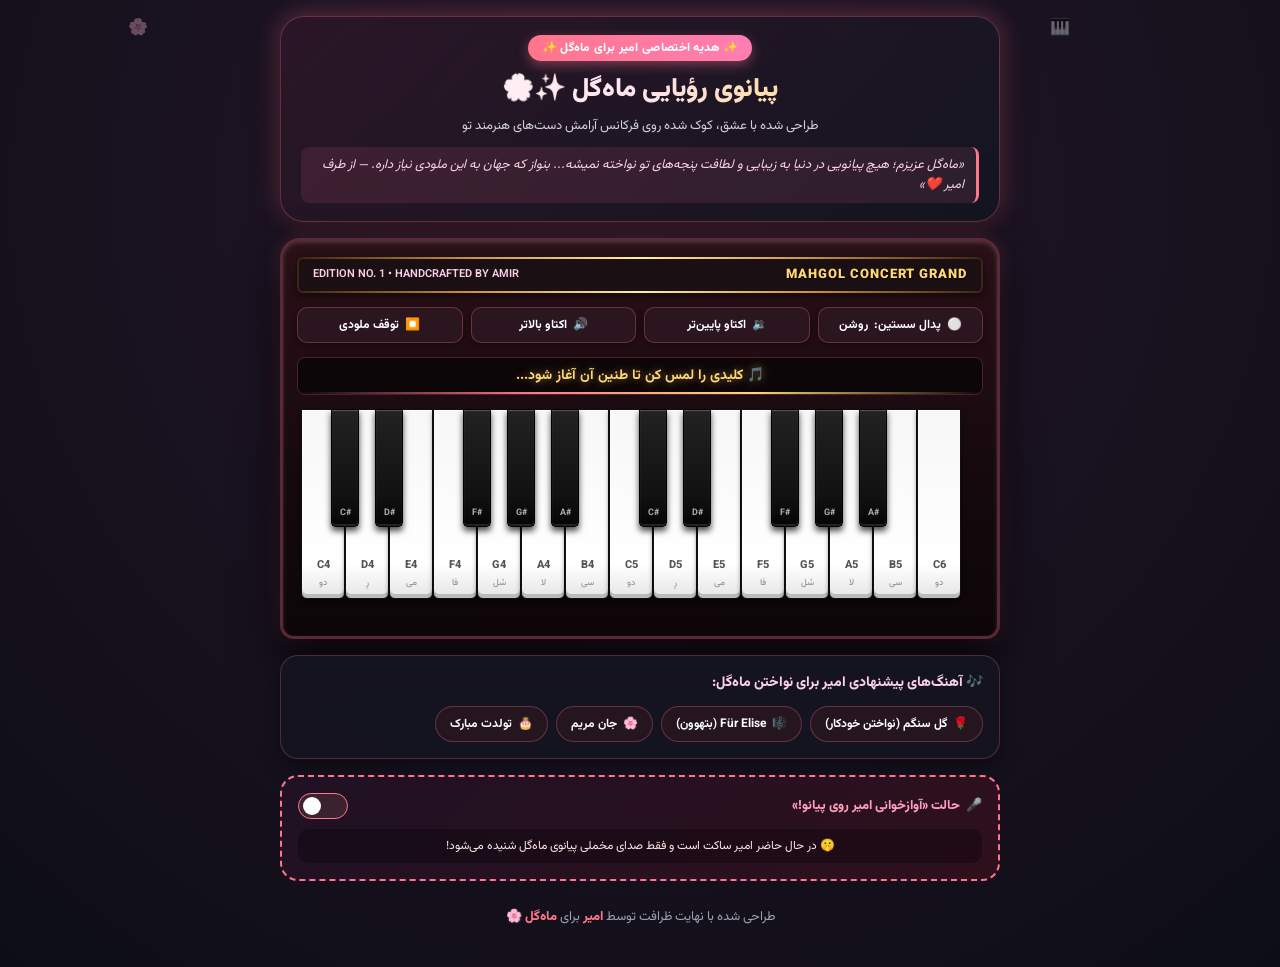
<file: index.html>
<!DOCTYPE html>
<html lang="fa" dir="rtl">
<head>
  <meta charset="UTF-8">
  <meta name="viewport" content="width=device-width, initial-scale=1.0, maximum-scale=1.0, user-scalable=no">
  <title>🌸 پیانوی اختصاصی ماه‌گل • از طرف امیر 🎹</title>
  <link rel="preconnect" href="https://fonts.googleapis.com">
  <link rel="preconnect" href="https://fonts.gstatic.com" crossorigin>
  <link href="https://fonts.googleapis.com/css2?family=Vazirmatn:wght@300;400;600;700;800;900&family=Dancing+Script:wght@700&display=swap" rel="stylesheet">
  <style>
    :root {
      --bg: #0f1016;
      --card-bg: rgba(26, 27, 38, 0.85);
      --gold: #f6d365;
      --gold-dark: #fda085;
      --pink: #ff758c;
      --pink-glow: rgba(255, 117, 140, 0.4);
      --key-white: #ffffff;
      --key-white-press: #ffebf0;
      --key-black: #181920;
      --key-black-press: #3a2230;
      --accent: #ff758c;
      --wood-dark: #1e1115;
      --wood-border: #4a2530;
    }

    * {
      box-sizing: border-box;
      margin: 0;
      padding: 0;
      user-select: none;
      -webkit-user-select: none;
      font-family: 'Vazirmatn', -apple-system, sans-serif;
      touch-action: manipulation;
    }

    body {
      background: radial-gradient(circle at 50% 20%, #25162b 0%, #0d0e15 100%);
      color: #fff;
      min-height: 100vh;
      display: flex;
      flex-direction: column;
      align-items: center;
      justify-content: flex-start;
      padding: 16px 10px 40px;
      overflow-x: hidden;
      position: relative;
    }

    /* Ambient floating stars/petals */
    .particle {
      position: fixed;
      pointer-events: none;
      opacity: 0.35;
      animation: floatUp 12s infinite linear;
      z-index: 1;
    }
    @keyframes floatUp {
      0% { transform: translateY(105vh) rotate(0deg); opacity: 0; }
      20% { opacity: 0.6; }
      80% { opacity: 0.6; }
      100% { transform: translateY(-10vh) rotate(360deg); opacity: 0; }
    }

    /* Header Container */
    .header-card {
      width: 100%;
      max-width: 720px;
      background: linear-gradient(135deg, rgba(45, 23, 40, 0.85), rgba(20, 21, 33, 0.95));
      border: 1px solid rgba(255, 117, 140, 0.3);
      box-shadow: 0 10px 30px rgba(0,0,0,0.5), 0 0 25px var(--pink-glow);
      border-radius: 24px;
      padding: 18px 20px;
      margin-bottom: 16px;
      text-align: center;
      backdrop-filter: blur(12px);
      position: relative;
      z-index: 10;
    }

    .badge-amir {
      display: inline-flex;
      align-items: center;
      gap: 6px;
      background: linear-gradient(90deg, #ff758c, #ff7eb3);
      color: #fff;
      padding: 4px 14px;
      border-radius: 50px;
      font-size: 12px;
      font-weight: 800;
      box-shadow: 0 4px 12px rgba(255, 117, 140, 0.4);
      margin-bottom: 8px;
      letter-spacing: 0.3px;
    }

    .header-title {
      font-size: 26px;
      font-weight: 900;
      background: linear-gradient(90deg, #fff, #ffe3ec, #fcd34d);
      -webkit-background-clip: text;
      -webkit-text-fill-color: transparent;
      margin-bottom: 6px;
    }

    .header-sub {
      font-size: 13px;
      color: #d1d5db;
      line-height: 1.6;
    }

    .dedication-quote {
      font-size: 13px;
      font-style: italic;
      color: #fbcfe8;
      background: rgba(255, 117, 140, 0.1);
      border-right: 3px solid var(--pink);
      padding: 8px 12px;
      border-radius: 8px;
      margin-top: 10px;
      text-align: right;
    }

    /* Piano Body & Grand Shell */
    .piano-case {
      width: 100%;
      max-width: 720px;
      background: linear-gradient(180deg, #2b1118 0%, #15090d 60%, #0d0608 100%);
      border: 3px solid #5a2836;
      border-radius: 20px 20px 14px 14px;
      box-shadow: 0 20px 45px rgba(0,0,0,0.8), inset 0 2px 4px rgba(255,255,255,0.15), 0 0 20px rgba(255, 117, 140, 0.2);
      padding: 16px 14px 20px;
      position: relative;
      z-index: 10;
      margin-bottom: 16px;
    }

    /* Gold plate logo */
    .brass-plate {
      display: flex;
      justify-content: space-between;
      align-items: center;
      background: linear-gradient(90deg, #3d2314, #c9933b, #fff099, #c9933b, #3d2314);
      padding: 2px;
      border-radius: 6px;
      margin-bottom: 14px;
      box-shadow: 0 2px 8px rgba(0,0,0,0.6);
    }
    .brass-inner {
      width: 100%;
      background: #1a0f12;
      padding: 6px 14px;
      border-radius: 4px;
      display: flex;
      justify-content: space-between;
      align-items: center;
    }
    .brass-brand {
      font-size: 13px;
      font-weight: 900;
      color: #ffd875;
      letter-spacing: 1px;
      text-transform: uppercase;
      text-shadow: 0 1px 2px rgba(0,0,0,0.8);
    }
    .brass-edition {
      font-size: 11px;
      color: #fbcfe8;
      font-weight: 600;
    }

    /* Controls Bar above keys */
    .controls-grid {
      display: grid;
      grid-template-columns: repeat(auto-fit, minmax(130px, 1fr));
      gap: 8px;
      margin-bottom: 14px;
    }

    .ctrl-btn {
      background: rgba(45, 23, 33, 0.9);
      border: 1px solid rgba(255, 117, 140, 0.3);
      color: #fff;
      padding: 8px 10px;
      border-radius: 10px;
      font-size: 12px;
      font-weight: 700;
      cursor: pointer;
      display: flex;
      align-items: center;
      justify-content: center;
      gap: 6px;
      transition: all 0.15s ease;
      box-shadow: 0 2px 6px rgba(0,0,0,0.4);
    }
    .ctrl-btn:active, .ctrl-btn.active {
      background: var(--pink);
      color: #fff;
      transform: translateY(1px);
      box-shadow: 0 0 12px var(--pink);
    }

    /* Note display bar */
    .current-note-bar {
      height: 38px;
      background: #0d0608;
      border: 1px solid #4a202a;
      border-radius: 8px;
      display: flex;
      align-items: center;
      justify-content: center;
      margin-bottom: 14px;
      font-size: 14px;
      font-weight: 700;
      color: #ffd875;
      text-shadow: 0 0 8px rgba(255, 216, 117, 0.5);
      position: relative;
      overflow: hidden;
    }
    .current-note-bar::after {
      content: '';
      position: absolute;
      bottom: 0;
      left: 0;
      width: 100%;
      height: 2px;
      background: linear-gradient(90deg, transparent, #ff758c, #ffd875, transparent);
    }

    /* ================= PIANO KEYBOARD ================= */
    .keys-wrapper {
      position: relative;
      width: 100%;
      overflow-x: auto;
      overflow-y: hidden;
      padding-bottom: 12px;
      direction: ltr !important;
      -webkit-overflow-scrolling: touch;
      scrollbar-width: thin;
      scrollbar-color: #ff758c #15090d;
    }

    .keyboard {
      position: relative;
      display: inline-flex;
      direction: ltr !important;
      height: 195px;
      padding: 0 4px;
      margin: 0 auto;
      border-radius: 0 0 8px 8px;
    }

    /* White Keys */
    .key-white {
      position: relative;
      width: 44px;
      height: 190px;
      background: linear-gradient(180deg, #f7f7f7 0%, #ffffff 82%, #e5e5e5 100%);
      border: 1px solid #111;
      border-radius: 0 0 6px 6px;
      box-shadow: inset 0 1px 0 #fff, inset 0 -4px 0 #bbb, 0 3px 5px rgba(0,0,0,0.5);
      z-index: 2;
      display: flex;
      flex-direction: column;
      justify-content: flex-end;
      align-items: center;
      padding-bottom: 8px;
      cursor: pointer;
      transition: background 0.08s, transform 0.06s;
    }

    .key-white .note-name {
      font-size: 11px;
      font-weight: 800;
      color: #555;
      direction: ltr !important;
      unicode-bidi: isolate;
      pointer-events: none;
    }
    .key-white .solfege {
      font-size: 9px;
      color: #888;
      pointer-events: none;
      margin-top: 2px;
    }

    .key-white.pressed {
      background: linear-gradient(180deg, #ffd6e0 0%, #fff0f3 80%, #ffb3c6 100%) !important;
      box-shadow: inset 0 2px 2px rgba(0,0,0,0.3), 0 1px 2px rgba(0,0,0,0.3) !important;
      transform: translateY(2px);
    }

    .key-white.highlight {
      background: linear-gradient(180deg, #ffeaa7 0%, #fdcb6e 100%) !important;
      box-shadow: 0 0 14px #fdcb6e !important;
    }

    /* Black Keys */
    .key-black {
      position: absolute;
      width: 28px;
      height: 118px;
      background: linear-gradient(180deg, #222 0%, #111 75%, #050505 100%);
      border: 1px solid #000;
      border-radius: 0 0 4px 4px;
      box-shadow: inset 0 1px 1px rgba(255,255,255,0.25), inset 0 -2px 0 #222, 0 4px 6px rgba(0,0,0,0.7);
      z-index: 5;
      cursor: pointer;
      direction: ltr !important;
      display: flex;
      flex-direction: column;
      justify-content: flex-end;
      align-items: center;
      padding-bottom: 6px;
      transition: background 0.08s, transform 0.06s;
    }

    .key-black .note-name {
      font-size: 9px;
      font-weight: 700;
      color: #aaa;
      direction: ltr !important;
      unicode-bidi: isolate;
      pointer-events: none;
    }

    .key-black.pressed {
      background: linear-gradient(180deg, #4a1525 0%, #6d1b32 80%, #ff4d6d 100%) !important;
      box-shadow: inset 0 1px 2px rgba(0,0,0,0.5), 0 1px 2px rgba(0,0,0,0.5) !important;
      transform: translateY(2px);
    }

    .key-black.highlight {
      background: linear-gradient(180deg, #e17055 0%, #d63031 100%) !important;
      box-shadow: 0 0 14px #e17055 !important;
    }

    /* Song Melodies Picker */
    .songs-shelf {
      width: 100%;
      max-width: 720px;
      background: rgba(20, 21, 33, 0.9);
      border: 1px solid rgba(255, 117, 140, 0.25);
      border-radius: 18px;
      padding: 16px;
      margin-bottom: 16px;
      box-shadow: 0 8px 20px rgba(0,0,0,0.4);
      z-index: 10;
    }
    .shelf-title {
      font-size: 14px;
      font-weight: 800;
      color: #fbcfe8;
      display: flex;
      align-items: center;
      gap: 8px;
      margin-bottom: 12px;
    }
    .songs-btns {
      display: flex;
      flex-wrap: wrap;
      gap: 8px;
    }
    .song-pill {
      background: rgba(45, 23, 33, 0.7);
      border: 1px solid rgba(255, 117, 140, 0.3);
      color: #fff;
      padding: 8px 14px;
      border-radius: 50px;
      font-size: 12px;
      font-weight: 700;
      cursor: pointer;
      display: inline-flex;
      align-items: center;
      gap: 6px;
      transition: all 0.2s;
    }
    .song-pill:hover, .song-pill:active {
      background: linear-gradient(90deg, #ff758c, #fda085);
      transform: scale(1.03);
      box-shadow: 0 4px 12px rgba(255, 117, 140, 0.4);
    }

    /* Amir Surprise / Troll Mode */
    .amir-fun-card {
      width: 100%;
      max-width: 720px;
      background: linear-gradient(135deg, #1f1124 0%, #2f101d 100%);
      border: 2px dashed #ff758c;
      border-radius: 18px;
      padding: 16px;
      margin-bottom: 16px;
      display: flex;
      flex-direction: column;
      gap: 10px;
      z-index: 10;
      text-align: center;
    }
    .amir-toggle-row {
      display: flex;
      justify-content: space-between;
      align-items: center;
    }
    .amir-toggle-label {
      font-size: 13px;
      font-weight: 800;
      color: #ff9ebb;
      display: flex;
      align-items: center;
      gap: 6px;
    }

    /* Switch */
    .switch {
      position: relative;
      display: inline-block;
      width: 50px;
      height: 26px;
    }
    .switch input { opacity: 0; width: 0; height: 0; }
    .slider {
      position: absolute; cursor: pointer; top: 0; left: 0; right: 0; bottom: 0;
      background-color: #3b222f;
      transition: .3s;
      border-radius: 34px;
      border: 1px solid #ff758c;
    }
    .slider:before {
      position: absolute; content: ""; height: 18px; width: 18px; left: 4px; bottom: 3px;
      background-color: white;
      transition: .3s;
      border-radius: 50%;
    }
    input:checked + .slider { background-color: #ff758c; }
    input:checked + .slider:before { transform: translateX(24px); }

    .amir-speech {
      font-size: 12px;
      color: #ffe4e6;
      background: rgba(0,0,0,0.3);
      padding: 8px 12px;
      border-radius: 10px;
      min-height: 34px;
      display: flex;
      align-items: center;
      justify-content: center;
    }

    /* Footer dedication */
    .footer-dedication {
      margin-top: 10px;
      font-size: 13px;
      color: #9ca3af;
      text-align: center;
      z-index: 10;
    }
    .footer-dedication span {
      color: #ff758c;
      font-weight: 800;
    }
  </style>
</head>
<body>

  <!-- Floating aesthetic particles -->
  <div class="particle" style="left: 10%; animation-delay: 0s;">🌸</div>
  <div class="particle" style="left: 28%; animation-delay: 3s;">🎼</div>
  <div class="particle" style="left: 65%; animation-delay: 6s;">✨</div>
  <div class="particle" style="left: 82%; animation-delay: 1.5s;">🎹</div>
  <div class="particle" style="left: 45%; animation-delay: 8s;">❤️</div>

  <!-- Header Card with Amir Dedication -->
  <div class="header-card">
    <div class="badge-amir">
      <span>✨ هدیه اختصاصی امیر برای ماه‌گل ✨</span>
    </div>
    <h1 class="header-title">پیانوی رؤیایی ماه‌گل ✨🌸</h1>
    <p class="header-sub">طراحی شده با عشق، کوک شده روی فرکانس آرامش دست‌های هنرمند تو</p>
    
    <div class="dedication-quote">
      «ماه‌گل عزیزم؛ هیچ پیانویی در دنیا به زیبایی و لطافت پنجه‌های تو نواخته نمیشه... بنواز که جهان به این ملودی نیاز داره. — از طرف امیر ❤️»
    </div>
  </div>

  <!-- Piano Case -->
  <div class="piano-case">
    <!-- Golden Brass Edition Plate -->
    <div class="brass-plate">
      <div class="brass-inner">
        <span class="brass-brand">MAHGOL CONCERT GRAND</span>
        <span class="brass-edition">EDITION NO. 1 • HANDCRAFTED BY AMIR</span>
      </div>
    </div>

    <!-- Quick Control Bar -->
    <div class="controls-grid">
      <button class="ctrl-btn" id="sustainBtn" onclick="toggleSustain()">
        <span id="sustainIcon">⚪</span> پدال سستین: <b id="sustainStatus">روشن</b>
      </button>
      <button class="ctrl-btn" onclick="octaveShift(-1)">
        <span>🔉</span> اکتاو پایین‌تر
      </button>
      <button class="ctrl-btn" onclick="octaveShift(1)">
        <span>🔊</span> اکتاو بالاتر
      </button>
      <button class="ctrl-btn" onclick="stopAutoPlay()">
        <span>⏹️</span> توقف ملودی
      </button>
    </div>

    <!-- Active Note Screen -->
    <div class="current-note-bar" id="noteDisplay">
      🎵 کلیدی را لمس کن تا طنین آن آغاز شود...
    </div>

    <!-- Keyboard Scrollable Container -->
    <div class="keys-wrapper" id="keysScroll">
      <div class="keyboard" id="pianoKeys">
        <!-- Generated dynamically via JS for 100% precision -->
      </div>
    </div>
  </div>

  <!-- Famous Songs / Guide Melodies -->
  <div class="songs-shelf">
    <div class="shelf-title">
      <span>🎶 آهنگ‌های پیشنهادی امیر برای نواختن ماه‌گل:</span>
    </div>
    <div class="songs-btns">
      <button class="song-pill" onclick="playSong('gole_sangam')">
        <span>🌹</span> گل سنگم (نواختن خودکار)
      </button>
      <button class="song-pill" onclick="playSong('fur_elise')">
        <span>🎼</span> Für Elise (بتهوون)
      </button>
      <button class="song-pill" onclick="playSong('jane_maryam')">
        <span>🌸</span> جان مریم
      </button>
      <button class="song-pill" onclick="playSong('tavalod')">
        <span>🎂</span> تولدت مبارک
      </button>
    </div>
  </div>

  <!-- Amir's Fun Singing / Troll Mode -->
  <div class="amir-fun-card">
    <div class="amir-toggle-row">
      <div class="amir-toggle-label">
        <span>🎤</span> حالت «آوازخوانی امیر روی پیانو!»
      </div>
      <label class="switch">
        <input type="checkbox" id="amirVoiceToggle" onchange="toggleAmirMode(this)">
        <span class="slider"></span>
      </label>
    </div>
    <div class="amir-speech" id="amirVoiceText">
      🤫 در حال حاضر امیر ساکت است و فقط صدای مخملی پیانوی ماه‌گل شنیده می‌شود!
    </div>
  </div>

  <!-- Footer -->
  <div class="footer-dedication">
    طراحی شده با نهایت ظرافت توسط <span>امیر</span> برای <span>ماه‌گل</span> 🌸
  </div>

  <script>
    // ================= REAL ACOUSTIC PIANO SYNTHESIZER =================
    let audioCtx = null;
    let sustain = true;
    let baseOctave = 4; // C4
    let isAmirMode = false;
    let autoPlayTimeout = null;

    function getAudioCtx() {
      if (!audioCtx) {
        audioCtx = new (window.AudioContext || window.webkitAudioContext)();
      }
      if (audioCtx.state === 'suspended') {
        audioCtx.resume();
      }
      return audioCtx;
    }

    // High quality acoustic piano simulation using multiple harmonics & mallet percussion
    function playPianoNote(frequency, noteName, noteSolfege) {
      const ctx = getAudioCtx();
      if (!ctx) return;

      const now = ctx.currentTime;
      const duration = sustain ? 2.4 : 0.65;

      // Master gain
      const master = ctx.createGain();
      master.gain.setValueAtTime(0.7, now);
      master.gain.exponentialRampToValueAtTime(0.0001, now + duration);
      master.connect(ctx.destination);

      // Harmonics array: [multiplier, relative-gain, type]
      const harmonics = [
        [1.0, 0.65, 'sine'],       // Fundamental
        [2.0, 0.25, 'sine'],       // 2nd harmonic (octave)
        [3.0, 0.12, 'triangle'],   // 3rd harmonic
        [4.0, 0.05, 'sine'],       // 4th harmonic
        [1.002, 0.08, 'triangle']  // Detuned string resonance
      ];

      harmonics.forEach(([mult, gainVal, type]) => {
        const osc = ctx.createOscillator();
        const g = ctx.createGain();
        osc.type = type;
        osc.frequency.setValueAtTime(frequency * mult, now);
        
        g.gain.setValueAtTime(gainVal, now);
        g.gain.exponentialRampToValueAtTime(0.0001, now + (duration * 0.9));

        osc.connect(g);
        g.connect(master);
        osc.start(now);
        osc.stop(now + duration);
      });

      // Hammer Strike Transient (felt attack click)
      const hammer = ctx.createOscillator();
      const hGain = ctx.createGain();
      hammer.type = 'triangle';
      hammer.frequency.setValueAtTime(frequency * 5, now);
      hammer.frequency.exponentialRampToValueAtTime(100, now + 0.04);
      hGain.gain.setValueAtTime(0.18, now);
      hGain.gain.exponentialRampToValueAtTime(0.0001, now + 0.04);
      hammer.connect(hGain);
      hGain.connect(master);
      hammer.start(now);
      hammer.stop(now + 0.05);

      // Display Note
      document.getElementById('noteDisplay').innerHTML = `✨ نت نواخته شده: <b>${noteName}</b> (${noteSolfege}) • ${Math.round(frequency)}Hz`;

      // Amir Voice Mode if enabled
      if (isAmirMode) {
        triggerAmirVocals(noteName);
      }
    }

    // Amir Troll Vocals on Note Hit
    const amirPhrases = [
      'امیر: «آااامان از این دل...!» 🎤😫',
      'امیر: «تحریر سنتی تقدیم به ماه‌گل!» 🎶😂',
      'امیر: «ماه‌گل فالش نزن داداش! شوخی کردم عالیه!» 💀✨',
      'امیر: «چه نتی! بتهوون لنگ میندازه جلوت!» 👑🎹',
      'امیر: «منم همرات بخونم یا بسه؟! باشه ساکت شدم!» 🤐🤣'
    ];
    function triggerAmirVocals(noteName) {
      const speech = document.getElementById('amirVoiceText');
      const phrase = amirPhrases[Math.floor(Math.random() * amirPhrases.length)];
      speech.innerText = phrase;

      // Play fun discord vibrato tone
      try {
        const ctx = getAudioCtx();
        const o = ctx.createOscillator();
        const g = ctx.createGain();
        o.type = 'sawtooth';
        o.frequency.setValueAtTime(220, ctx.currentTime);
        o.frequency.exponentialRampToValueAtTime(440, ctx.currentTime + 0.25);
        g.gain.setValueAtTime(0.1, ctx.currentTime);
        g.gain.exponentialRampToValueAtTime(0.001, ctx.currentTime + 0.35);
        o.connect(g);
        g.connect(ctx.destination);
        o.start();
        o.stop(ctx.currentTime + 0.35);
      } catch(e) {}
    }

    function toggleAmirMode(checkbox) {
      isAmirMode = checkbox.checked;
      const speech = document.getElementById('amirVoiceText');
      if (isAmirMode) {
        speech.innerHTML = '🚨 <b>حالت آوازخوانی امیر فعال شد!</b> حالا هر کلیدی بزنی، امیر هم تحریر میده! 😂';
      } else {
        speech.innerText = '🤫 امیر ساکت شد! دوباره فقط پیانوی ملایم خودت نواخته میشه.';
      }
    }

    function toggleSustain() {
      sustain = !sustain;
      document.getElementById('sustainStatus').innerText = sustain ? 'روشن' : 'خاموش';
      document.getElementById('sustainIcon').innerText = sustain ? '🟢' : '⚪';
      document.getElementById('sustainBtn').classList.toggle('active', sustain);
    }

    function octaveShift(delta) {
      baseOctave += delta;
      if (baseOctave < 2) baseOctave = 2;
      if (baseOctave > 6) baseOctave = 6;
      renderKeyboard();
      document.getElementById('noteDisplay').innerText = `🎼 اکتاو تغییر کرد: C${baseOctave} تا B${baseOctave + 1}`;
    }

    // ================= KEYBOARD RENDERING =================
    // 2 full octaves (14 white keys, 10 black keys)
    const noteData = [
      { name: 'C', sol: 'دو', isBlack: false },
      { name: 'C#', sol: 'دو دیز', isBlack: true },
      { name: 'D', sol: 'رِ', isBlack: false },
      { name: 'D#', sol: 'رِ دیز', isBlack: true },
      { name: 'E', sol: 'می', isBlack: false },
      { name: 'F', sol: 'فا', isBlack: false },
      { name: 'F#', sol: 'فا دیز', isBlack: true },
      { name: 'G', sol: 'سُل', isBlack: false },
      { name: 'G#', sol: 'سُل دیز', isBlack: true },
      { name: 'A', sol: 'لا', isBlack: false },
      { name: 'A#', sol: 'لا دیز', isBlack: true },
      { name: 'B', sol: 'سی', isBlack: false }
    ];

    function getFrequency(noteIndex, octave) {
      // A4 = 440Hz, index of A is 9 in octave 4 => MIDI 69
      const midi = (octave + 1) * 12 + noteIndex;
      return 440 * Math.pow(2, (midi - 69) / 12);
    }

    let keyElements = {};

    function renderKeyboard() {
      const container = document.getElementById('pianoKeys');
      container.innerHTML = '';
      keyElements = {};

      let whiteCount = 0;
      const whiteWidth = 44; // px

      // Generate 2 Octaves: baseOctave and baseOctave + 1
      for (let oct = 0; oct < 2; oct++) {
        const curOctave = baseOctave + oct;
        
        noteData.forEach((item, idx) => {
          const freq = getFrequency(idx, curOctave);
          const fullName = `${item.name}${curOctave}`;
          const noteKey = `${item.name}_${curOctave}`;

          if (!item.isBlack) {
            const keyEl = document.createElement('div');
            keyEl.className = 'key-white';
            keyEl.dataset.key = noteKey;
            keyEl.dataset.freq = freq;
            keyEl.dataset.name = fullName;
            keyEl.dataset.sol = item.sol;

            keyEl.innerHTML = `
              <span class="note-name">${fullName}</span>
              <span class="solfege">${item.sol}</span>
            `;

            bindKeyEvents(keyEl);
            container.appendChild(keyEl);
            keyElements[fullName] = keyEl;
            whiteCount++;
          }
        });
      }

      // Add final C key to complete 2 octaves neatly
      const finalFreq = getFrequency(0, baseOctave + 2);
      const finalName = `C${baseOctave + 2}`;
      const finalKey = document.createElement('div');
      finalKey.className = 'key-white';
      finalKey.dataset.key = finalName;
      finalKey.dataset.freq = finalFreq;
      finalKey.dataset.name = finalName;
      finalKey.dataset.sol = 'دو';
      finalKey.innerHTML = `
        <span class="note-name">${finalName}</span>
        <span class="solfege">دو</span>
      `;
      bindKeyEvents(finalKey);
      container.appendChild(finalKey);
      keyElements[finalName] = finalKey;

      // Position Black Keys precisely
      let currentWhiteIndex = 0;
      for (let oct = 0; oct < 2; oct++) {
        const curOctave = baseOctave + oct;

        noteData.forEach((item, idx) => {
          const freq = getFrequency(idx, curOctave);
          const fullName = `${item.name}${curOctave}`;

          if (item.isBlack) {
            const keyEl = document.createElement('div');
            keyEl.className = 'key-black';
            keyEl.dataset.key = fullName;
            keyEl.dataset.freq = freq;
            keyEl.dataset.name = fullName;
            keyEl.dataset.sol = item.sol;

            keyEl.innerHTML = `<span class="note-name">${item.name}</span>`;

            // Position between white keys
            const leftOffset = (currentWhiteIndex * whiteWidth) - 14 + 4;
            keyEl.style.left = `${leftOffset}px`;

            bindKeyEvents(keyEl);
            container.appendChild(keyEl);
            keyElements[fullName] = keyEl;
          } else {
            currentWhiteIndex++;
          }
        });
      }
    }

    function triggerKey(el) {
      if (!el) return;
      const freq = parseFloat(el.dataset.freq);
      const name = el.dataset.name;
      const sol = el.dataset.sol;

      playPianoNote(freq, name, sol);

      el.classList.add('pressed');
      setTimeout(() => el.classList.remove('pressed'), 180);

      try {
        if (navigator.vibrate) navigator.vibrate(20);
      } catch(e) {}
    }

    function bindKeyEvents(el) {
      el.addEventListener('pointerdown', (e) => {
        e.preventDefault();
        getAudioCtx(); // initialize audio context immediately on touch
        triggerKey(el);
      });
    }

    // ================= FAMOUS MELODIES AUTO PLAY =================
    const songs = {
      gole_sangam: [
        { note: 'A4', dur: 450 }, { note: 'B4', dur: 450 }, { note: 'C5', dur: 800 },
        { note: 'B4', dur: 400 }, { note: 'A4', dur: 400 }, { note: 'G#4', dur: 800 },
        { note: 'A4', dur: 450 }, { note: 'F4', dur: 450 }, { note: 'E4', dur: 1200 }
      ],
      fur_elise: [
        { note: 'E5', dur: 300 }, { note: 'D#5', dur: 300 }, { note: 'E5', dur: 300 },
        { note: 'D#5', dur: 300 }, { note: 'E5', dur: 300 }, { note: 'B4', dur: 300 },
        { note: 'D5', dur: 300 }, { note: 'C5', dur: 300 }, { note: 'A4', dur: 700 }
      ],
      jane_maryam: [
        { note: 'E4', dur: 400 }, { note: 'A4', dur: 400 }, { note: 'B4', dur: 400 },
        { note: 'C5', dur: 800 }, { note: 'B4', dur: 400 }, { note: 'A4', dur: 400 },
        { note: 'G4', dur: 800 }, { note: 'F4', dur: 400 }, { note: 'E4', dur: 1000 }
      ],
      tavalod: [
        { note: 'C4', dur: 350 }, { note: 'C4', dur: 350 }, { note: 'D4', dur: 600 },
        { note: 'C4', dur: 600 }, { note: 'F4', dur: 600 }, { note: 'E4', dur: 1000 },
        { note: 'C4', dur: 350 }, { note: 'C4', dur: 350 }, { note: 'D4', dur: 600 },
        { note: 'C4', dur: 600 }, { note: 'G4', dur: 600 }, { note: 'F4', dur: 1000 }
      ]
    };

    function stopAutoPlay() {
      if (autoPlayTimeout) {
        clearTimeout(autoPlayTimeout);
        autoPlayTimeout = null;
      }
      document.querySelectorAll('.key-white, .key-black').forEach(k => k.classList.remove('highlight'));
      document.getElementById('noteDisplay').innerText = '⏹️ پخش متوقف شد. حالا نوبت نواختن ماه‌گل است!';
    }

    function playSong(songKey) {
      stopAutoPlay();
      getAudioCtx();
      baseOctave = 4;
      renderKeyboard();

      const melody = songs[songKey];
      if (!melody) return;

      document.getElementById('noteDisplay').innerText = '✨ در حال نواختن ملودی برای ماه‌گل... کلیدها روشن می‌شوند!';

      let step = 0;
      function nextNote() {
        if (step >= melody.length) {
          document.getElementById('noteDisplay').innerHTML = '🌸 ملودی تموم شد! حالا خودت دست به ساز شو ماه‌گل جان!';
          return;
        }

        const item = melody[step];
        const el = keyElements[item.note];
        if (el) {
          triggerKey(el);
          el.classList.add('highlight');
          setTimeout(() => el.classList.remove('highlight'), item.dur * 0.85);
        }

        step++;
        autoPlayTimeout = setTimeout(nextNote, item.dur);
      }

      nextNote();
    }

    // Keyboard controls for Laptop / Desktop (ASDFGHJKL...)
    const pcKeyMap = {
      'a': 'C4', 'w': 'C#4', 's': 'D4', 'e': 'D#4', 'd': 'E4',
      'f': 'F4', 't': 'F#4', 'g': 'G4', 'y': 'G#4', 'h': 'A4',
      'u': 'A#4', 'j': 'B4', 'k': 'C5', 'o': 'C#5', 'l': 'D5',
      'p': 'D#5', ';': 'E5'
    };

    window.addEventListener('keydown', (e) => {
      const targetNote = pcKeyMap[e.key.toLowerCase()];
      if (targetNote && keyElements[targetNote]) {
        triggerKey(keyElements[targetNote]);
      }
    });

    // Initial render
    window.addEventListener('DOMContentLoaded', () => {
      renderKeyboard();
    });
  </script>
</body>
</html>
</file>
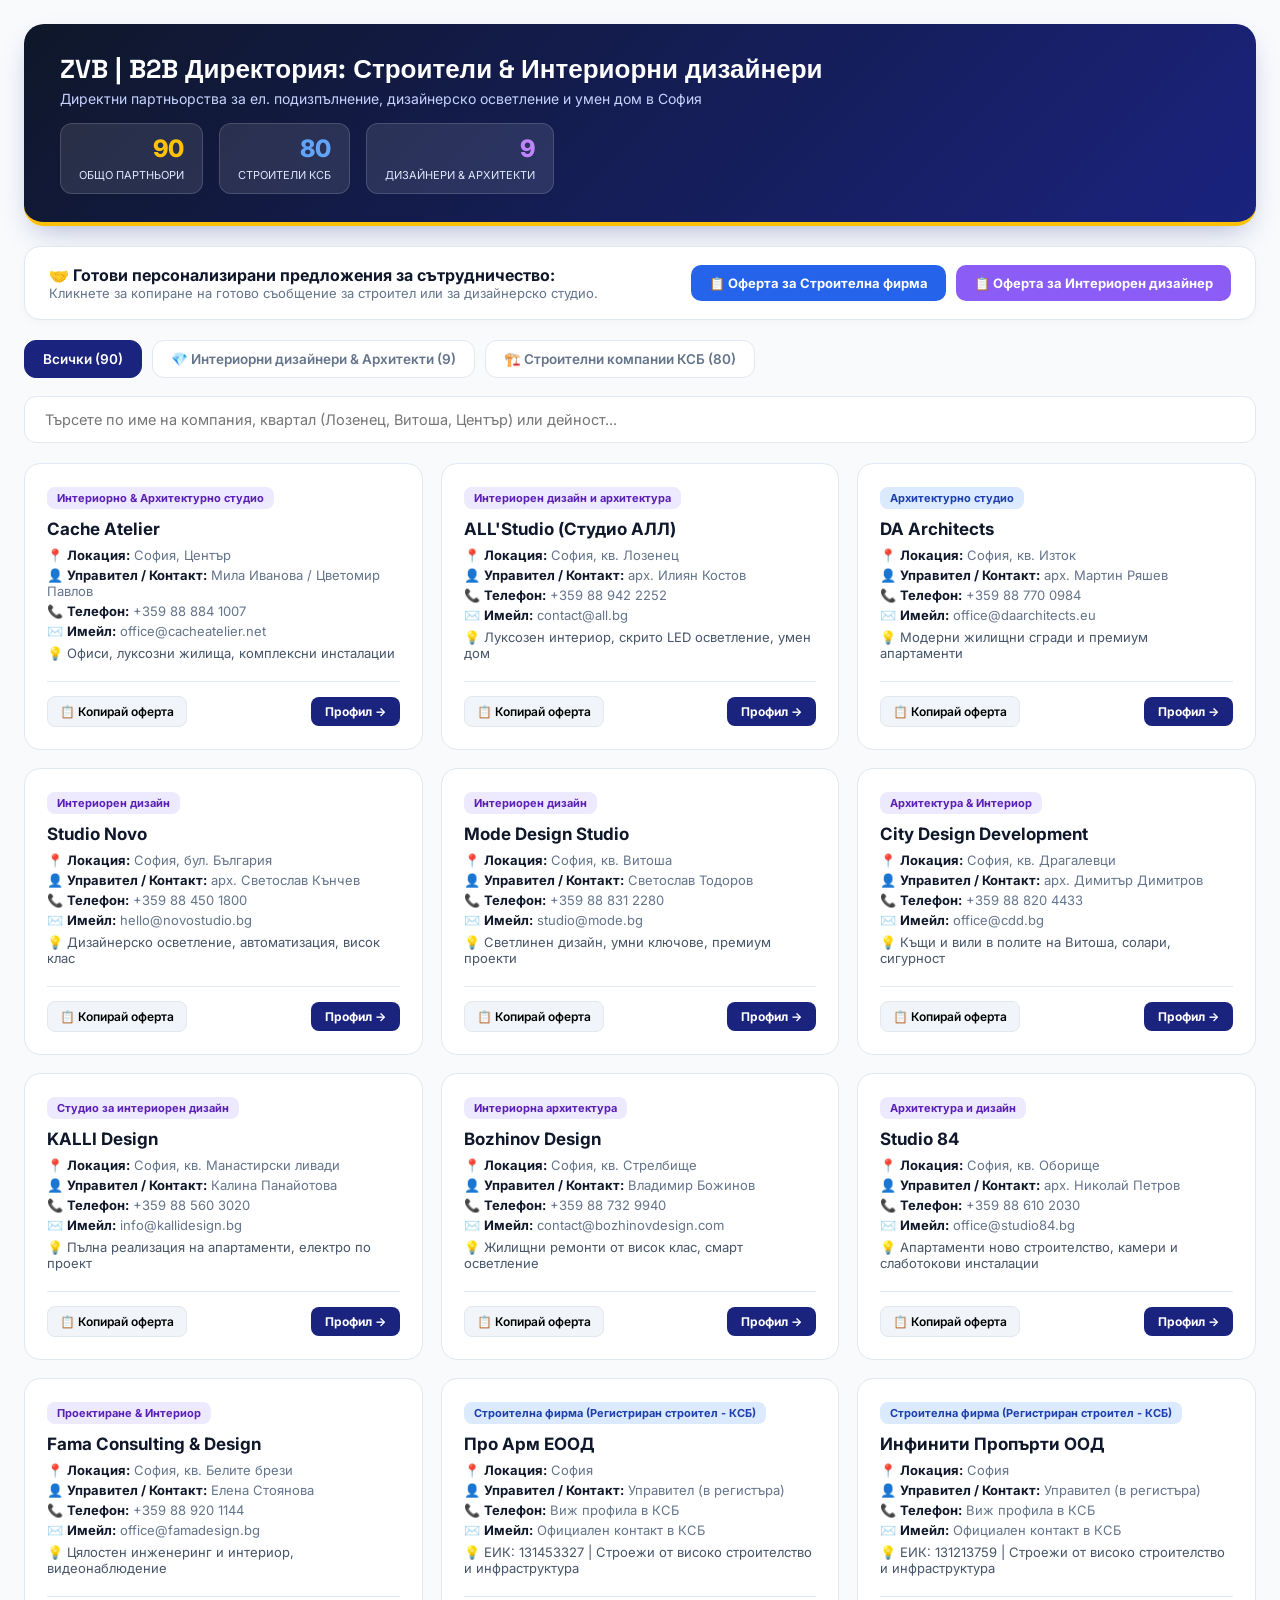
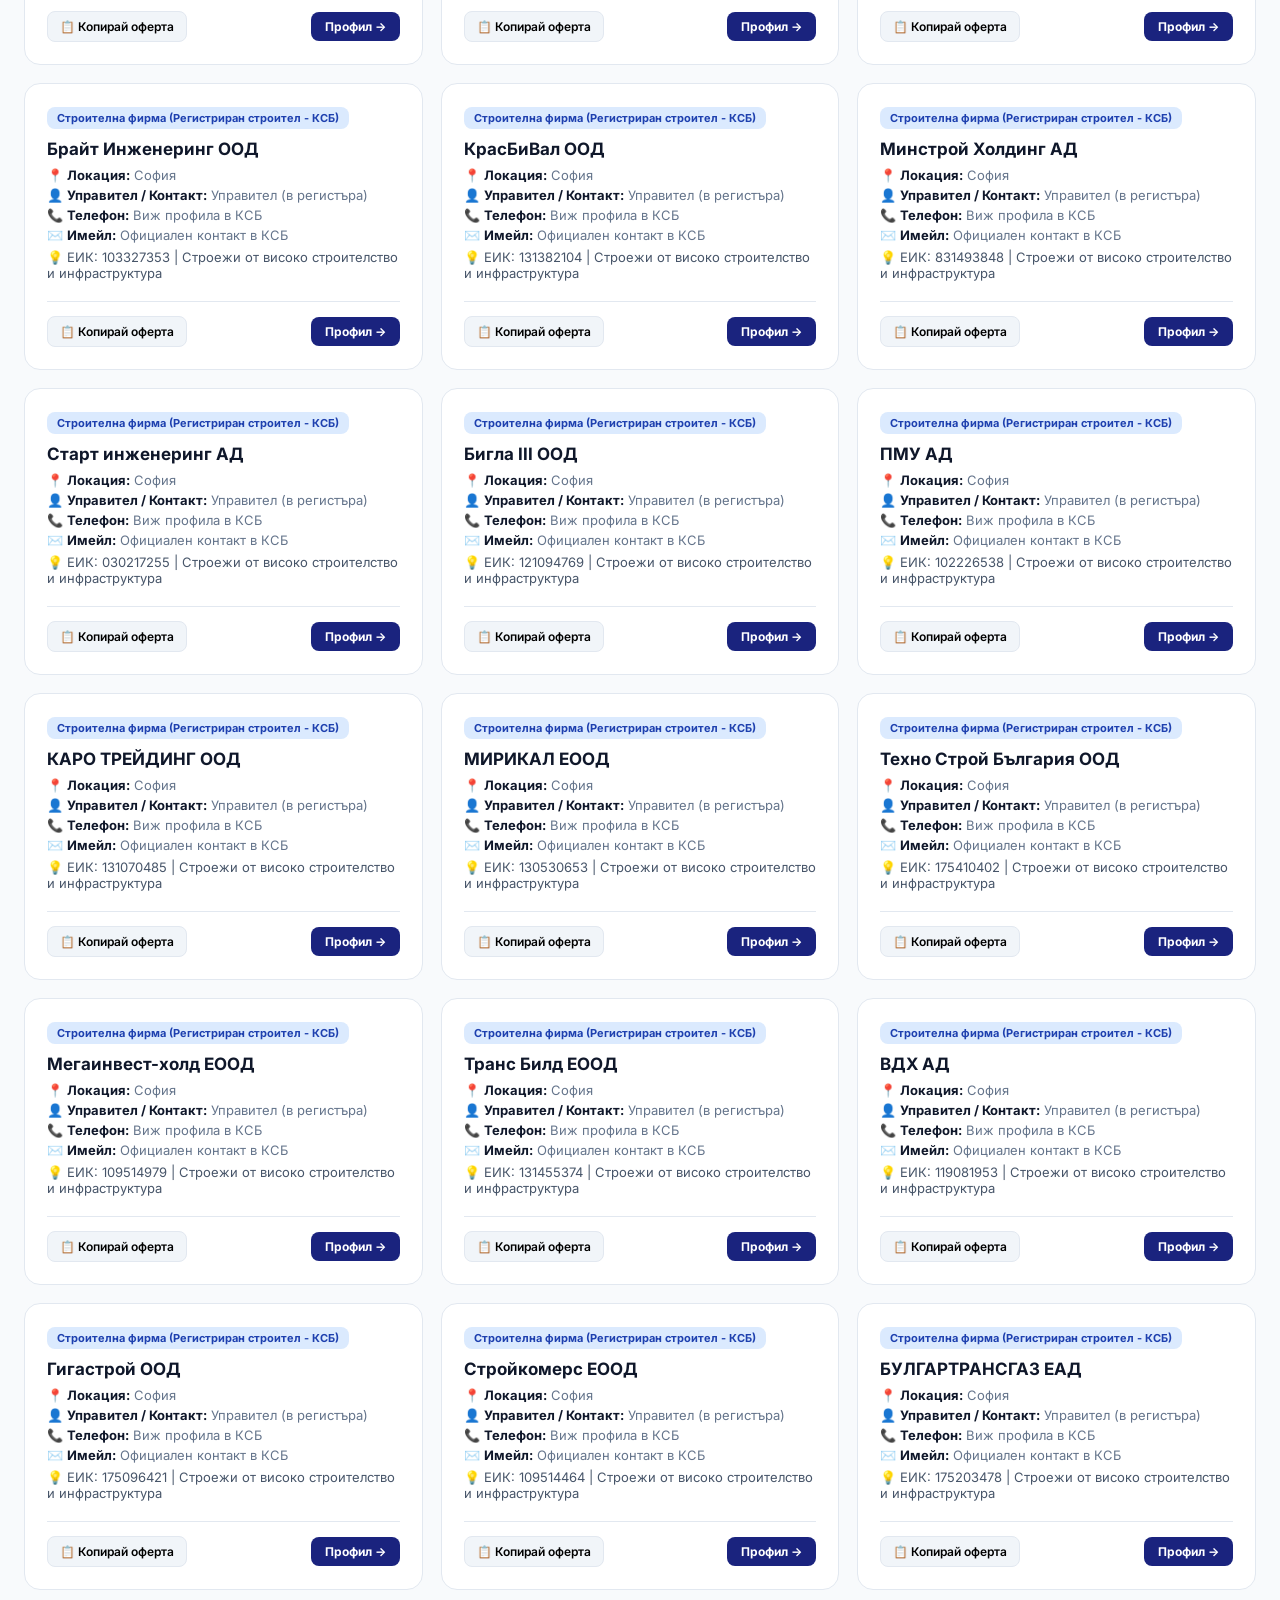
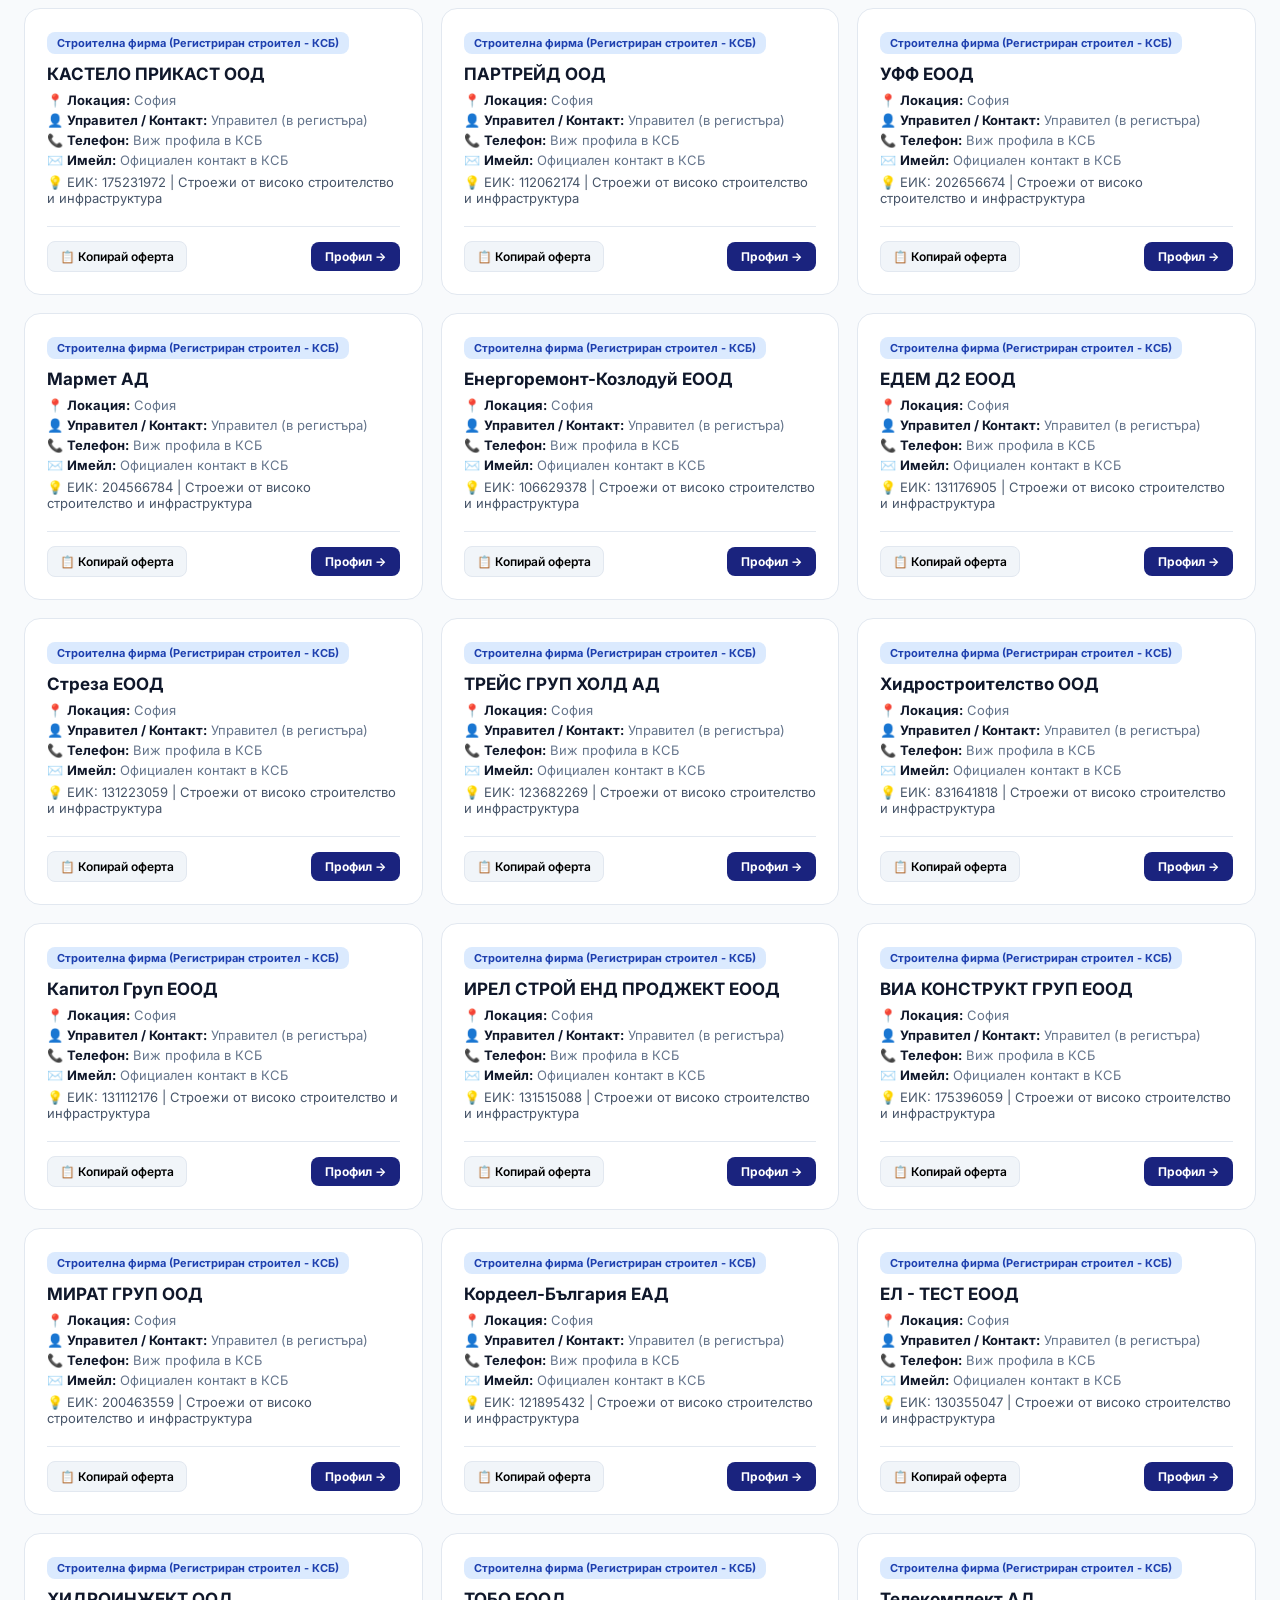
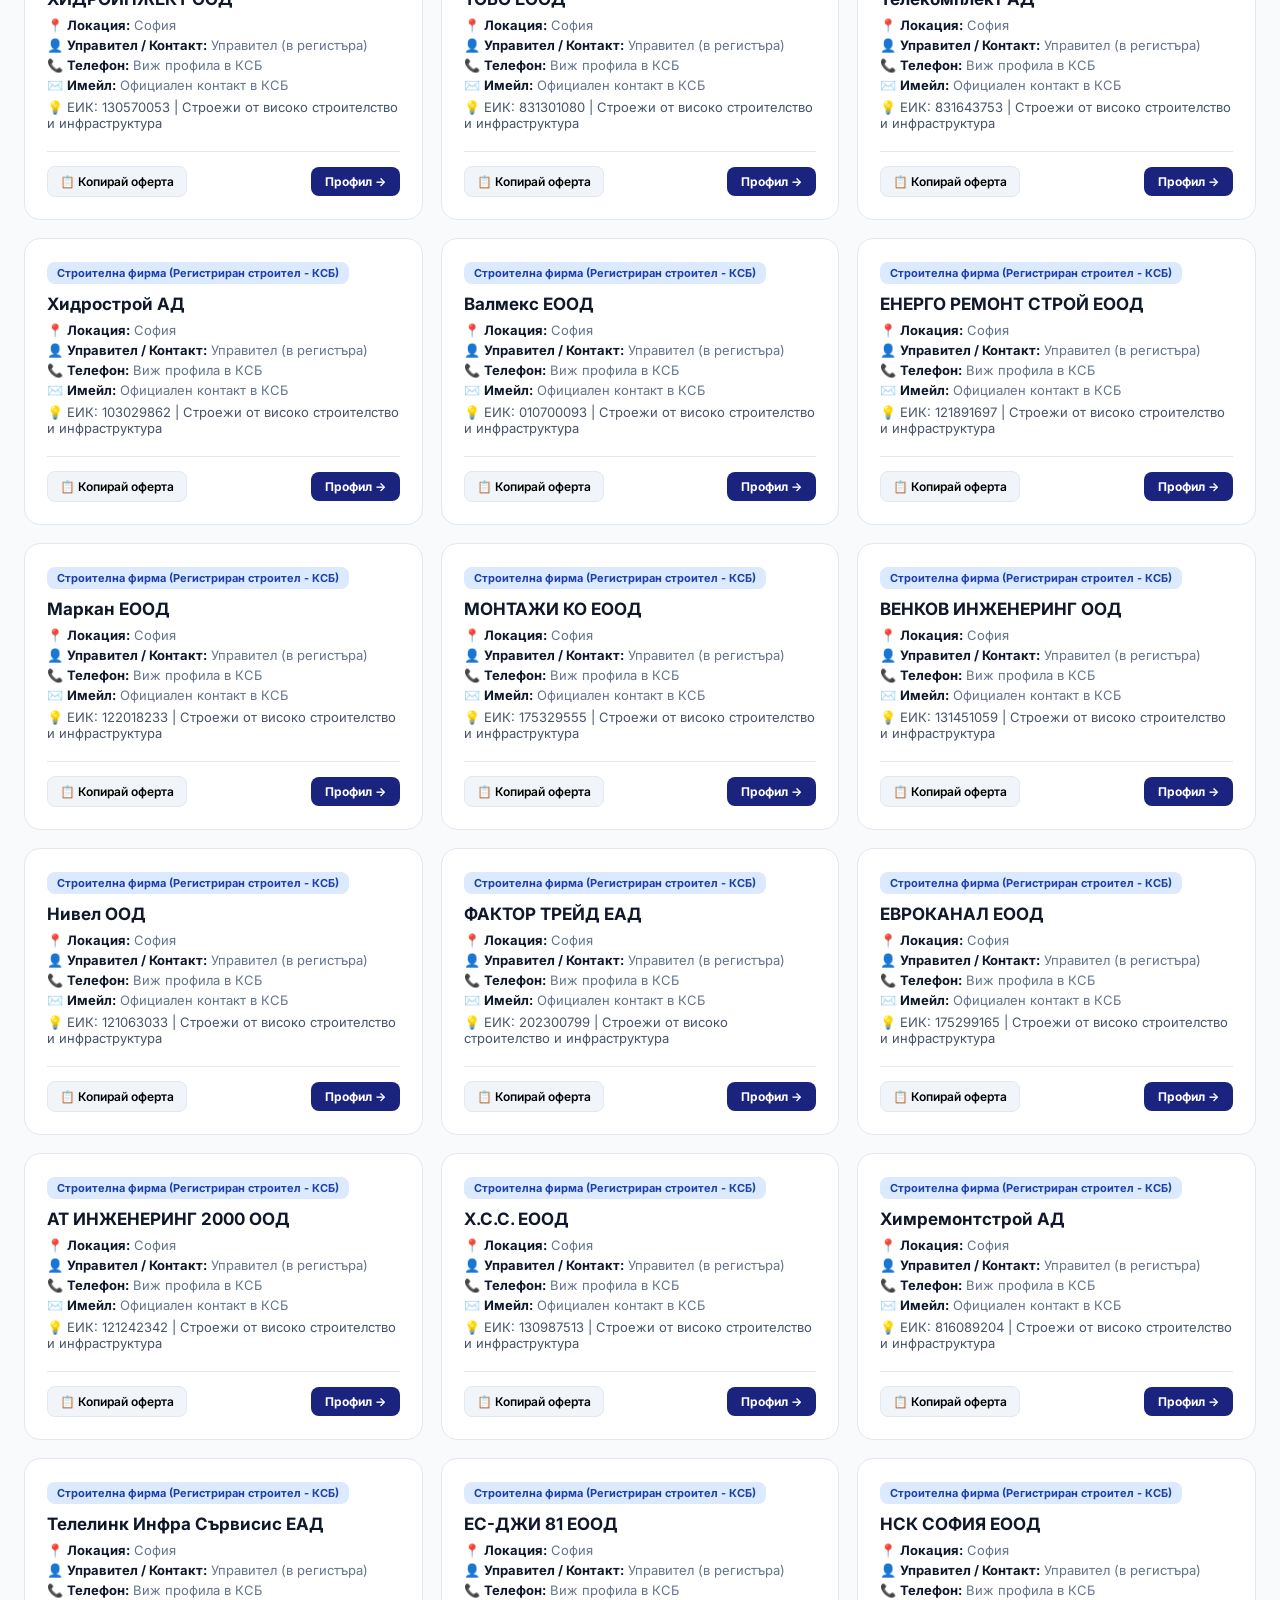
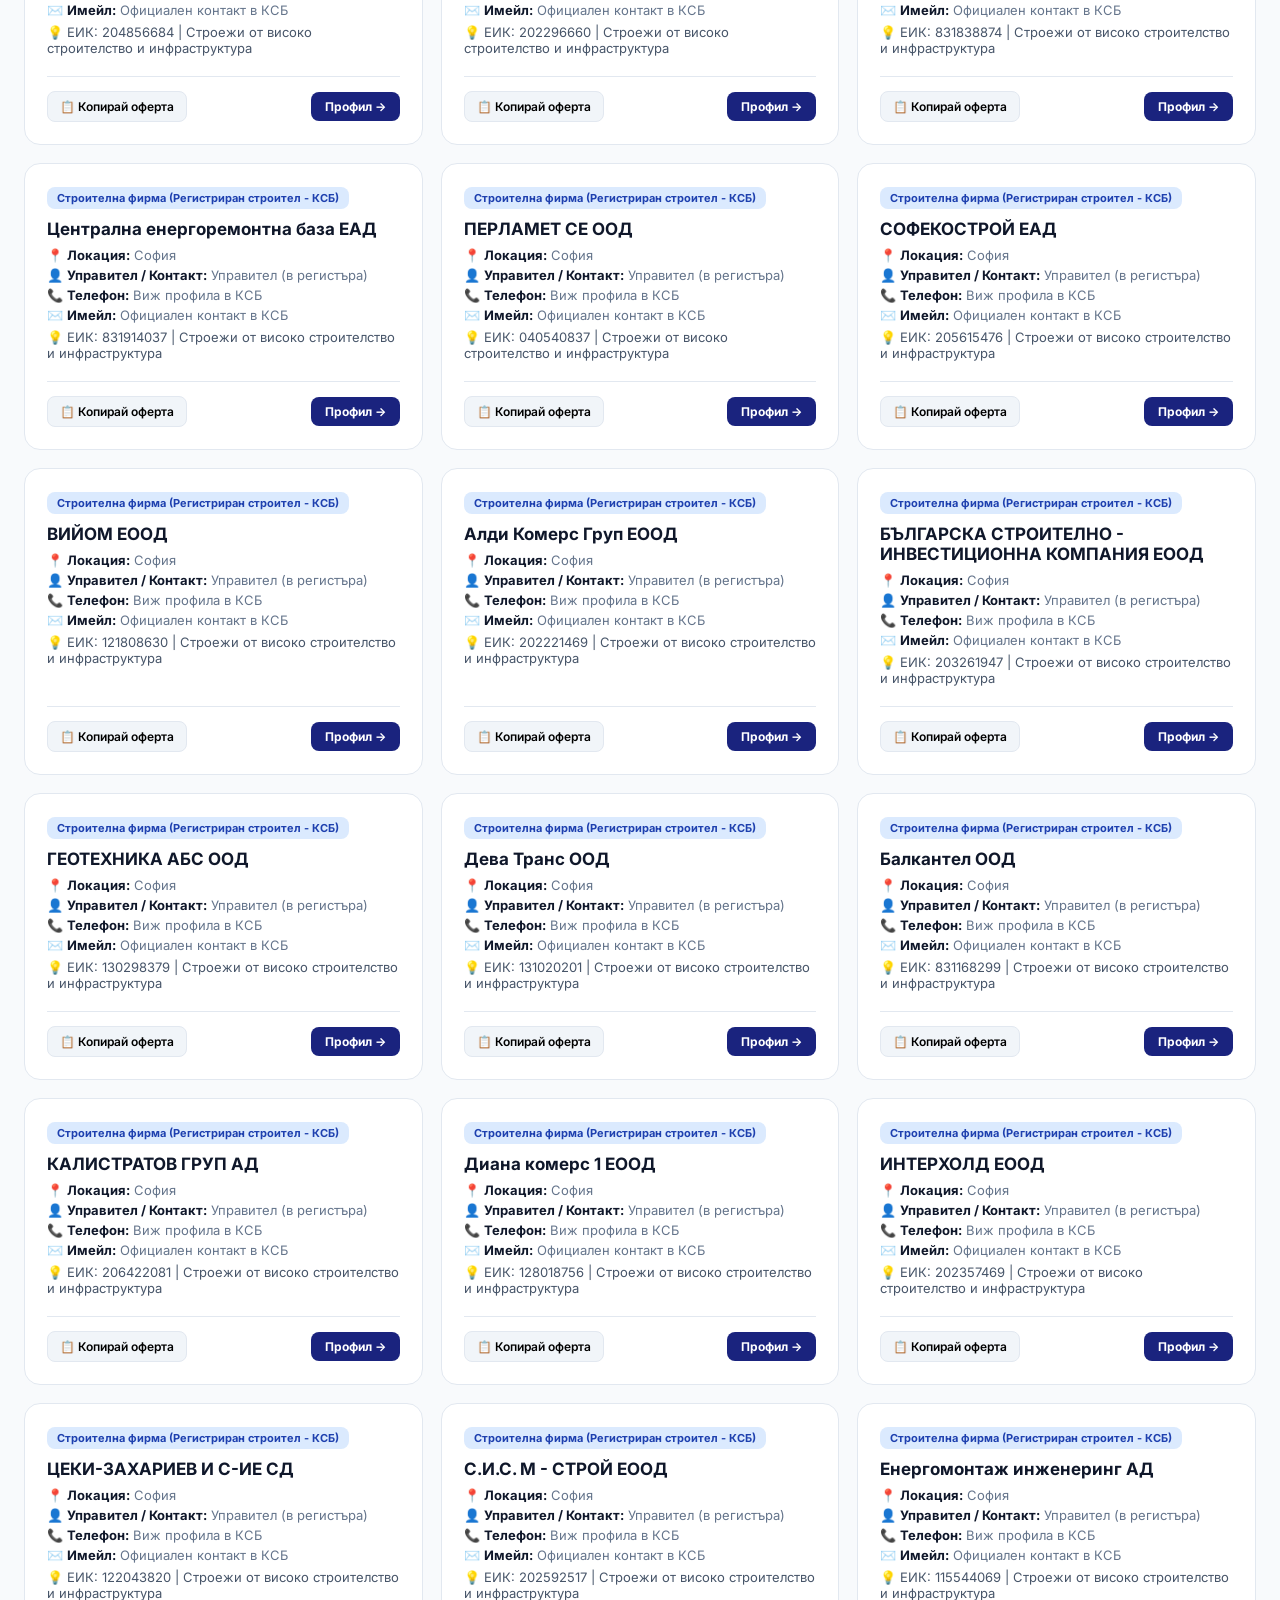
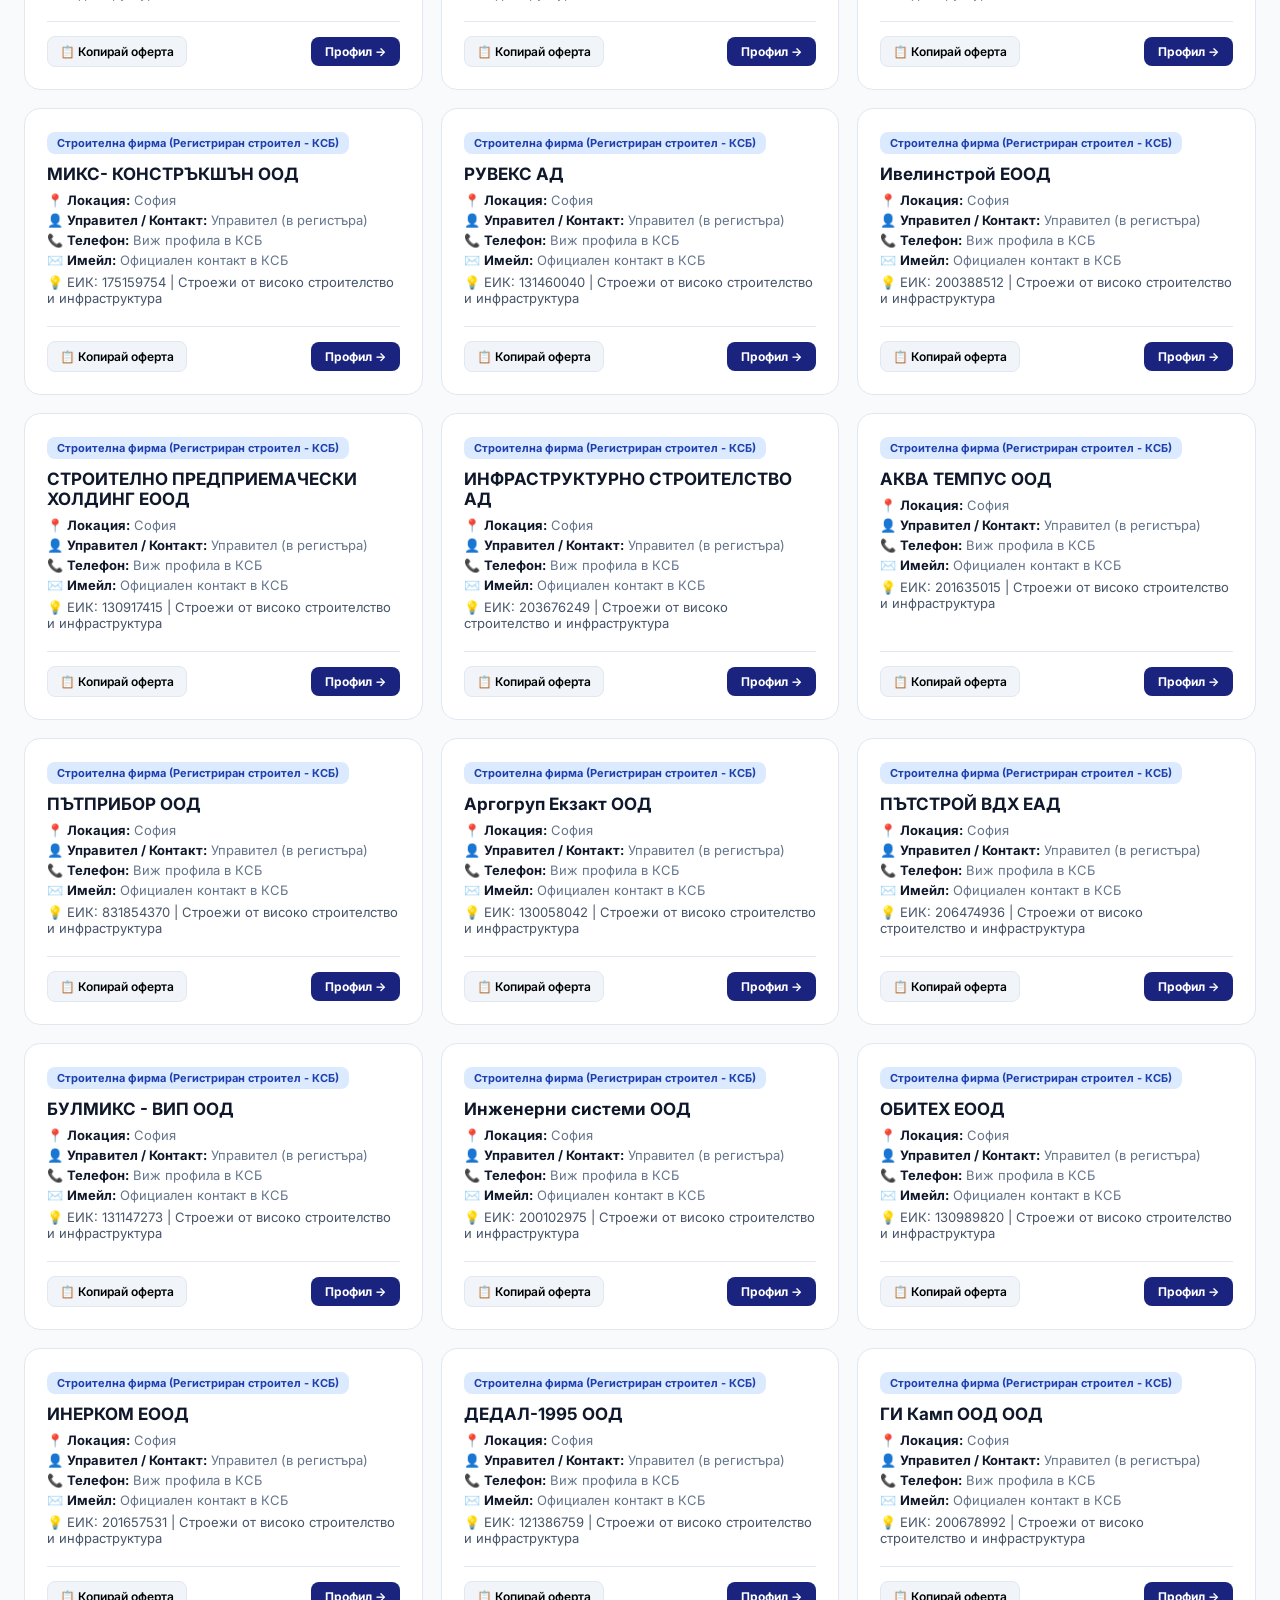
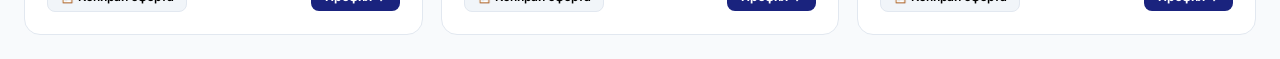
<file: b2b_partners_directory.html>
<!DOCTYPE html>
<html lang="bg">
<head>
    <meta charset="UTF-8">
    <meta name="viewport" content="width=device-width, initial-scale=1.0">
    <title>ZVB | B2B Каталог на строители и интериорни дизайнери в София</title>
    <link href="https://fonts.googleapis.com/css2?family=Space+Grotesk:wght@600;700&family=Inter:wght@400;500;600;700;800&display=swap" rel="stylesheet">
    <style>
        :root {
            --primary: #1A237E;
            --secondary: #FFC107;
            --bg: #F8FAFC;
            --surface: #FFFFFF;
            --text: #0F172A;
            --muted: #64748B;
            --border: #E2E8F0;
            --accent-builder: #2563EB;
            --accent-designer: #8B5CF6;
        }
        * { box-sizing: border-box; margin: 0; padding: 0; font-family: 'Inter', sans-serif; }
        body { background-color: var(--bg); color: var(--text); padding: 24px; }
        .container { max-width: 1350px; margin: 0 auto; }
        
        header {
            background: linear-gradient(135deg, #0F172A 0%, #1A237E 100%);
            color: white;
            padding: 28px 36px;
            border-radius: 20px;
            margin-bottom: 20px;
            display: flex;
            justify-content: space-between;
            align-items: center;
            box-shadow: 0 12px 30px -10px rgba(26, 35, 126, 0.35);
            border-bottom: 4px solid var(--secondary);
            flex-wrap: wrap;
            gap: 16px;
        }
        header h1 { font-family: 'Space Grotesk', sans-serif; font-size: 26px; margin-bottom: 4px; }
        header p { color: #C7D2FE; font-size: 14px; }
        
        .header-stats { display: flex; gap: 16px; }
        .stat-box {
            background: rgba(255, 255, 255, 0.1);
            border: 1px solid rgba(255, 255, 255, 0.15);
            padding: 10px 18px;
            border-radius: 12px;
            text-align: right;
        }
        .stat-box span { font-size: 24px; font-weight: 800; color: var(--secondary); display: block; }
        .stat-box small { font-size: 11px; text-transform: uppercase; color: #E0E7FF; }

        .action-banner {
            background: white;
            border: 1px solid var(--border);
            border-radius: 16px;
            padding: 18px 24px;
            margin-bottom: 20px;
            display: flex;
            justify-content: space-between;
            align-items: center;
            gap: 20px;
            flex-wrap: wrap;
            box-shadow: 0 2px 8px rgba(0,0,0,0.03);
        }
        .action-btns { display: flex; gap: 10px; flex-wrap: wrap; }
        .btn-action {
            border: none;
            padding: 10px 18px;
            border-radius: 10px;
            font-size: 13px;
            font-weight: 700;
            cursor: pointer;
            transition: all 0.2s;
        }
        .btn-builder { background: var(--accent-builder); color: white; }
        .btn-designer { background: var(--accent-designer); color: white; }
        .btn-builder:hover { background: #1D4ED8; }
        .btn-designer:hover { background: #7C3AED; }

        .tabs { display: flex; gap: 10px; margin-bottom: 18px; flex-wrap: wrap; }
        .tab-btn {
            background: white;
            border: 1px solid var(--border);
            padding: 10px 18px;
            border-radius: 12px;
            font-size: 13.5px;
            font-weight: 600;
            color: var(--muted);
            cursor: pointer;
            transition: all 0.2s;
        }
        .tab-btn.active {
            background: var(--primary);
            color: white;
            border-color: var(--primary);
        }

        input.search-bar {
            width: 100%;
            padding: 14px 20px;
            border-radius: 12px;
            border: 1px solid var(--border);
            font-size: 14.5px;
            outline: none;
            background: white;
            margin-bottom: 20px;
        }
        input.search-bar:focus { border-color: var(--primary); }

        .grid {
            display: grid;
            grid-template-columns: repeat(auto-fill, minmax(390px, 1fr));
            gap: 18px;
        }
        .card {
            background: white;
            border: 1px solid var(--border);
            border-radius: 16px;
            padding: 22px;
            display: flex;
            flex-direction: column;
            justify-content: space-between;
            transition: transform 0.2s, box-shadow 0.2s;
        }
        .card:hover {
            transform: translateY(-3px);
            box-shadow: 0 12px 20px -6px rgba(0,0,0,0.08);
        }
        .badge {
            font-size: 11px;
            font-weight: 700;
            padding: 4px 10px;
            border-radius: 8px;
            display: inline-block;
            margin-bottom: 10px;
        }
        .badge-builder { background: #DBEAFE; color: #1E40AF; }
        .badge-designer { background: #EDE9FE; color: #5B21B6; }

        .card-title { font-size: 17px; font-weight: 700; color: var(--text); margin-bottom: 8px; }
        .card-detail { font-size: 13px; color: var(--muted); margin-bottom: 4px; }
        .card-detail strong { color: var(--text); }
        
        .card-footer {
            border-top: 1px solid var(--border);
            padding-top: 14px;
            margin-top: 16px;
            display: flex;
            justify-content: space-between;
            align-items: center;
        }
        .btn-link {
            background: var(--primary);
            color: white;
            text-decoration: none;
            padding: 7px 14px;
            border-radius: 8px;
            font-size: 12px;
            font-weight: 700;
        }
        .btn-pitch {
            background: #F1F5F9;
            border: 1px solid var(--border);
            padding: 7px 12px;
            border-radius: 8px;
            font-size: 12px;
            font-weight: 600;
            cursor: pointer;
        }

        #toast {
            position: fixed;
            bottom: 24px;
            right: 24px;
            background: #10B981;
            color: white;
            padding: 14px 24px;
            border-radius: 12px;
            font-size: 14px;
            font-weight: 700;
            display: none;
            box-shadow: 0 10px 25px rgba(0,0,0,0.2);
            z-index: 1000;
        }
    </style>
</head>
<body>
    <div class="container">
        <header>
            <div>
                <h1>ZVB | B2B Директория: Строители & Интериорни дизайнери</h1>
                <p>Директни партньорства за ел. подизпълнение, дизайнерско осветление и умен дом в София</p>
            </div>
            <div class="header-stats">
                <div class="stat-box">
                    <span>90</span>
                    <small>Общо партньори</small>
                </div>
                <div class="stat-box">
                    <span style="color: #60A5FA;">80</span>
                    <small>Строители КСБ</small>
                </div>
                <div class="stat-box">
                    <span style="color: #C084FC;">9</span>
                    <small>Дизайнери & Архитекти</small>
                </div>
            </div>
        </header>

        <div class="action-banner">
            <div>
                <strong>🤝 Готови персонализирани предложения за сътрудничество:</strong>
                <p style="font-size:13px; color:var(--muted);">Кликнете за копиране на готово съобщение за строител или за дизайнерско студио.</p>
            </div>
            <div class="action-btns">
                <button class="btn-action btn-builder" onclick="copyText('builder')">📋 Оферта за Строителна фирма</button>
                <button class="btn-action btn-designer" onclick="copyText('designer')">📋 Оферта за Интериорен дизайнер</button>
            </div>
        </div>

        <div id="builderText" style="display:none;">Здравейте! Пишем Ви от ZVB (Електрически и умни системи, гр. София). Предлагаме професионално подизпълнение на ел. инсталации за Вашите строителни обекти в София. Работим с 15 години опит, изключителна чистота на окабеляване и спазване на срокове. Предлагаме преференциални цени за строителни компании. Телефон: +359 87 7944353 | https://zvb.bg</div>
        <div id="designerText" style="display:none;">Здравейте! Пишем Ви от ZVB (гр. София). Следим Вашите страхотни интериорни проекти! Като специалисти в дизайнерското осветление (LED, скрито осветление), прецизно окабеляване и интеграция на Умен Дом (Smart Home), бихме се радвали да бъдем Ваш надежден технически партньор за реализацията им. Работим перфектно по проект и без компромиси в естетиката. Каталог и контакт: +359 87 7944353 | https://zvb.bg</div>

        <div class="tabs">
            <button class="tab-btn active" onclick="filterType('all', this)">Всички (90)</button>
            <button class="tab-btn" onclick="filterType('designer', this)">💎 Интериорни дизайнери & Архитекти (9)</button>
            <button class="tab-btn" onclick="filterType('builder', this)">🏗️ Строителни компании КСБ (80)</button>
        </div>

        <input type="text" id="searchBar" class="search-bar" placeholder="Търсете по име на компания, квартал (Лозенец, Витоша, Център) или дейност..." oninput="searchCards()">

        <div class="grid" id="partnerGrid">

            <div class="card" data-type="designer" data-text="cache atelier софия, център офиси, луксозни жилища, комплексни инсталации">
                <div>
                    <span class="badge badge-designer">Интериорно & Архитектурно студио</span>
                    <h3 class="card-title">Cache Atelier</h3>
                    <p class="card-detail">📍 <strong>Локация:</strong> София, Център</p>
                    <p class="card-detail">👤 <strong>Управител / Контакт:</strong> Мила Иванова / Цветомир Павлов</p>
                    <p class="card-detail">📞 <strong>Телефон:</strong> +359 88 884 1007</p>
                    <p class="card-detail">✉️ <strong>Имейл:</strong> office@cacheatelier.net</p>
                    <p class="card-detail" style="margin-top:6px; color:#475569;">💡 Офиси, луксозни жилища, комплексни инсталации</p>
                </div>
                <div class="card-footer">
                    <button class="btn-pitch" onclick="copyText('designer')">📋 Копирай оферта</button>
                    <a href="https://cacheatelier.net" target="_blank" class="btn-link">Профил &rarr;</a>
                </div>
            </div>

            <div class="card" data-type="designer" data-text="all'studio (студио алл) софия, кв. лозенец луксозен интериор, скрито led осветление, умен дом">
                <div>
                    <span class="badge badge-designer">Интериорен дизайн и архитектура</span>
                    <h3 class="card-title">ALL'Studio (Студио АЛЛ)</h3>
                    <p class="card-detail">📍 <strong>Локация:</strong> София, кв. Лозенец</p>
                    <p class="card-detail">👤 <strong>Управител / Контакт:</strong> арх. Илиян Костов</p>
                    <p class="card-detail">📞 <strong>Телефон:</strong> +359 88 942 2252</p>
                    <p class="card-detail">✉️ <strong>Имейл:</strong> contact@all.bg</p>
                    <p class="card-detail" style="margin-top:6px; color:#475569;">💡 Луксозен интериор, скрито LED осветление, умен дом</p>
                </div>
                <div class="card-footer">
                    <button class="btn-pitch" onclick="copyText('designer')">📋 Копирай оферта</button>
                    <a href="https://all.bg" target="_blank" class="btn-link">Профил &rarr;</a>
                </div>
            </div>

            <div class="card" data-type="builder" data-text="da architects софия, кв. изток модерни жилищни сгради и премиум апартаменти">
                <div>
                    <span class="badge badge-builder">Архитектурно студио</span>
                    <h3 class="card-title">DA Architects</h3>
                    <p class="card-detail">📍 <strong>Локация:</strong> София, кв. Изток</p>
                    <p class="card-detail">👤 <strong>Управител / Контакт:</strong> арх. Мартин Ряшев</p>
                    <p class="card-detail">📞 <strong>Телефон:</strong> +359 88 770 0984</p>
                    <p class="card-detail">✉️ <strong>Имейл:</strong> office@daarchitects.eu</p>
                    <p class="card-detail" style="margin-top:6px; color:#475569;">💡 Модерни жилищни сгради и премиум апартаменти</p>
                </div>
                <div class="card-footer">
                    <button class="btn-pitch" onclick="copyText('builder')">📋 Копирай оферта</button>
                    <a href="https://daarchitects.eu" target="_blank" class="btn-link">Профил &rarr;</a>
                </div>
            </div>

            <div class="card" data-type="designer" data-text="studio novo софия, бул. българия дизайнерско осветление, автоматизация, висок клас">
                <div>
                    <span class="badge badge-designer">Интериорен дизайн</span>
                    <h3 class="card-title">Studio Novo</h3>
                    <p class="card-detail">📍 <strong>Локация:</strong> София, бул. България</p>
                    <p class="card-detail">👤 <strong>Управител / Контакт:</strong> арх. Светослав Кънчев</p>
                    <p class="card-detail">📞 <strong>Телефон:</strong> +359 88 450 1800</p>
                    <p class="card-detail">✉️ <strong>Имейл:</strong> hello@novostudio.bg</p>
                    <p class="card-detail" style="margin-top:6px; color:#475569;">💡 Дизайнерско осветление, автоматизация, висок клас</p>
                </div>
                <div class="card-footer">
                    <button class="btn-pitch" onclick="copyText('designer')">📋 Копирай оферта</button>
                    <a href="https://novostudio.bg" target="_blank" class="btn-link">Профил &rarr;</a>
                </div>
            </div>

            <div class="card" data-type="designer" data-text="mode design studio софия, кв. витоша светлинен дизайн, умни ключове, премиум проекти">
                <div>
                    <span class="badge badge-designer">Интериорен дизайн</span>
                    <h3 class="card-title">Mode Design Studio</h3>
                    <p class="card-detail">📍 <strong>Локация:</strong> София, кв. Витоша</p>
                    <p class="card-detail">👤 <strong>Управител / Контакт:</strong> Светослав Тодоров</p>
                    <p class="card-detail">📞 <strong>Телефон:</strong> +359 88 831 2280</p>
                    <p class="card-detail">✉️ <strong>Имейл:</strong> studio@mode.bg</p>
                    <p class="card-detail" style="margin-top:6px; color:#475569;">💡 Светлинен дизайн, умни ключове, премиум проекти</p>
                </div>
                <div class="card-footer">
                    <button class="btn-pitch" onclick="copyText('designer')">📋 Копирай оферта</button>
                    <a href="https://mode.bg" target="_blank" class="btn-link">Профил &rarr;</a>
                </div>
            </div>

            <div class="card" data-type="designer" data-text="city design development софия, кв. драгалевци къщи и вили в полите на витоша, солари, сигурност">
                <div>
                    <span class="badge badge-designer">Архитектура & Интериор</span>
                    <h3 class="card-title">City Design Development</h3>
                    <p class="card-detail">📍 <strong>Локация:</strong> София, кв. Драгалевци</p>
                    <p class="card-detail">👤 <strong>Управител / Контакт:</strong> арх. Димитър Димитров</p>
                    <p class="card-detail">📞 <strong>Телефон:</strong> +359 88 820 4433</p>
                    <p class="card-detail">✉️ <strong>Имейл:</strong> office@cdd.bg</p>
                    <p class="card-detail" style="margin-top:6px; color:#475569;">💡 Къщи и вили в полите на Витоша, солари, сигурност</p>
                </div>
                <div class="card-footer">
                    <button class="btn-pitch" onclick="copyText('designer')">📋 Копирай оферта</button>
                    <a href="https://cdd.bg" target="_blank" class="btn-link">Профил &rarr;</a>
                </div>
            </div>

            <div class="card" data-type="designer" data-text="kalli design софия, кв. манастирски ливади пълна реализация на апартаменти, електро по проект">
                <div>
                    <span class="badge badge-designer">Студио за интериорен дизайн</span>
                    <h3 class="card-title">KALLI Design</h3>
                    <p class="card-detail">📍 <strong>Локация:</strong> София, кв. Манастирски ливади</p>
                    <p class="card-detail">👤 <strong>Управител / Контакт:</strong> Калина Панайотова</p>
                    <p class="card-detail">📞 <strong>Телефон:</strong> +359 88 560 3020</p>
                    <p class="card-detail">✉️ <strong>Имейл:</strong> info@kallidesign.bg</p>
                    <p class="card-detail" style="margin-top:6px; color:#475569;">💡 Пълна реализация на апартаменти, електро по проект</p>
                </div>
                <div class="card-footer">
                    <button class="btn-pitch" onclick="copyText('designer')">📋 Копирай оферта</button>
                    <a href="https://kallidesign.bg" target="_blank" class="btn-link">Профил &rarr;</a>
                </div>
            </div>

            <div class="card" data-type="designer" data-text="bozhinov design софия, кв. стрелбище жилищни ремонти от висок клас, смарт осветление">
                <div>
                    <span class="badge badge-designer">Интериорна архитектура</span>
                    <h3 class="card-title">Bozhinov Design</h3>
                    <p class="card-detail">📍 <strong>Локация:</strong> София, кв. Стрелбище</p>
                    <p class="card-detail">👤 <strong>Управител / Контакт:</strong> Владимир Божинов</p>
                    <p class="card-detail">📞 <strong>Телефон:</strong> +359 88 732 9940</p>
                    <p class="card-detail">✉️ <strong>Имейл:</strong> contact@bozhinovdesign.com</p>
                    <p class="card-detail" style="margin-top:6px; color:#475569;">💡 Жилищни ремонти от висок клас, смарт осветление</p>
                </div>
                <div class="card-footer">
                    <button class="btn-pitch" onclick="copyText('designer')">📋 Копирай оферта</button>
                    <a href="https://bozhinovdesign.com" target="_blank" class="btn-link">Профил &rarr;</a>
                </div>
            </div>

            <div class="card" data-type="designer" data-text="studio 84 софия, кв. оборище апартаменти ново строителство, камери и слаботокови инсталации">
                <div>
                    <span class="badge badge-designer">Архитектура и дизайн</span>
                    <h3 class="card-title">Studio 84</h3>
                    <p class="card-detail">📍 <strong>Локация:</strong> София, кв. Оборище</p>
                    <p class="card-detail">👤 <strong>Управител / Контакт:</strong> арх. Николай Петров</p>
                    <p class="card-detail">📞 <strong>Телефон:</strong> +359 88 610 2030</p>
                    <p class="card-detail">✉️ <strong>Имейл:</strong> office@studio84.bg</p>
                    <p class="card-detail" style="margin-top:6px; color:#475569;">💡 Апартаменти ново строителство, камери и слаботокови инсталации</p>
                </div>
                <div class="card-footer">
                    <button class="btn-pitch" onclick="copyText('designer')">📋 Копирай оферта</button>
                    <a href="https://studio84.bg" target="_blank" class="btn-link">Профил &rarr;</a>
                </div>
            </div>

            <div class="card" data-type="designer" data-text="fama consulting & design софия, кв. белите брези цялостен инженеринг и интериор, видеонаблюдение">
                <div>
                    <span class="badge badge-designer">Проектиране & Интериор</span>
                    <h3 class="card-title">Fama Consulting & Design</h3>
                    <p class="card-detail">📍 <strong>Локация:</strong> София, кв. Белите брези</p>
                    <p class="card-detail">👤 <strong>Управител / Контакт:</strong> Елена Стоянова</p>
                    <p class="card-detail">📞 <strong>Телефон:</strong> +359 88 920 1144</p>
                    <p class="card-detail">✉️ <strong>Имейл:</strong> office@famadesign.bg</p>
                    <p class="card-detail" style="margin-top:6px; color:#475569;">💡 Цялостен инженеринг и интериор, видеонаблюдение</p>
                </div>
                <div class="card-footer">
                    <button class="btn-pitch" onclick="copyText('designer')">📋 Копирай оферта</button>
                    <a href="https://famadesign.bg" target="_blank" class="btn-link">Профил &rarr;</a>
                </div>
            </div>

            <div class="card" data-type="builder" data-text="про арм еоод софия еик: 131453327 | строежи от високо строителство и инфраструктура">
                <div>
                    <span class="badge badge-builder">Строителна фирма (Регистриран строител - КСБ)</span>
                    <h3 class="card-title">Про Арм ЕООД</h3>
                    <p class="card-detail">📍 <strong>Локация:</strong> София</p>
                    <p class="card-detail">👤 <strong>Управител / Контакт:</strong> Управител (в регистъра)</p>
                    <p class="card-detail">📞 <strong>Телефон:</strong> Виж профила в КСБ</p>
                    <p class="card-detail">✉️ <strong>Имейл:</strong> Официален контакт в КСБ</p>
                    <p class="card-detail" style="margin-top:6px; color:#475569;">💡 ЕИК: 131453327 | Строежи от високо строителство и инфраструктура</p>
                </div>
                <div class="card-footer">
                    <button class="btn-pitch" onclick="copyText('builder')">📋 Копирай оферта</button>
                    <a href="https://register.ksb.bg/pub_view.php?id_members=8308" target="_blank" class="btn-link">Профил &rarr;</a>
                </div>
            </div>

            <div class="card" data-type="builder" data-text="инфинити пропърти оод софия еик: 131213759 | строежи от високо строителство и инфраструктура">
                <div>
                    <span class="badge badge-builder">Строителна фирма (Регистриран строител - КСБ)</span>
                    <h3 class="card-title">Инфинити Пропърти ООД</h3>
                    <p class="card-detail">📍 <strong>Локация:</strong> София</p>
                    <p class="card-detail">👤 <strong>Управител / Контакт:</strong> Управител (в регистъра)</p>
                    <p class="card-detail">📞 <strong>Телефон:</strong> Виж профила в КСБ</p>
                    <p class="card-detail">✉️ <strong>Имейл:</strong> Официален контакт в КСБ</p>
                    <p class="card-detail" style="margin-top:6px; color:#475569;">💡 ЕИК: 131213759 | Строежи от високо строителство и инфраструктура</p>
                </div>
                <div class="card-footer">
                    <button class="btn-pitch" onclick="copyText('builder')">📋 Копирай оферта</button>
                    <a href="https://register.ksb.bg/pub_view.php?id_members=2463" target="_blank" class="btn-link">Профил &rarr;</a>
                </div>
            </div>

            <div class="card" data-type="builder" data-text="брайт инженеринг оод софия еик: 103327353 | строежи от високо строителство и инфраструктура">
                <div>
                    <span class="badge badge-builder">Строителна фирма (Регистриран строител - КСБ)</span>
                    <h3 class="card-title">Брайт Инженеринг ООД</h3>
                    <p class="card-detail">📍 <strong>Локация:</strong> София</p>
                    <p class="card-detail">👤 <strong>Управител / Контакт:</strong> Управител (в регистъра)</p>
                    <p class="card-detail">📞 <strong>Телефон:</strong> Виж профила в КСБ</p>
                    <p class="card-detail">✉️ <strong>Имейл:</strong> Официален контакт в КСБ</p>
                    <p class="card-detail" style="margin-top:6px; color:#475569;">💡 ЕИК: 103327353 | Строежи от високо строителство и инфраструктура</p>
                </div>
                <div class="card-footer">
                    <button class="btn-pitch" onclick="copyText('builder')">📋 Копирай оферта</button>
                    <a href="https://register.ksb.bg/pub_view.php?id_members=6469" target="_blank" class="btn-link">Профил &rarr;</a>
                </div>
            </div>

            <div class="card" data-type="builder" data-text="красбивал оод софия еик: 131382104 | строежи от високо строителство и инфраструктура">
                <div>
                    <span class="badge badge-builder">Строителна фирма (Регистриран строител - КСБ)</span>
                    <h3 class="card-title">КрасБиВал ООД</h3>
                    <p class="card-detail">📍 <strong>Локация:</strong> София</p>
                    <p class="card-detail">👤 <strong>Управител / Контакт:</strong> Управител (в регистъра)</p>
                    <p class="card-detail">📞 <strong>Телефон:</strong> Виж профила в КСБ</p>
                    <p class="card-detail">✉️ <strong>Имейл:</strong> Официален контакт в КСБ</p>
                    <p class="card-detail" style="margin-top:6px; color:#475569;">💡 ЕИК: 131382104 | Строежи от високо строителство и инфраструктура</p>
                </div>
                <div class="card-footer">
                    <button class="btn-pitch" onclick="copyText('builder')">📋 Копирай оферта</button>
                    <a href="https://register.ksb.bg/pub_view.php?id_members=466" target="_blank" class="btn-link">Профил &rarr;</a>
                </div>
            </div>

            <div class="card" data-type="builder" data-text="минстрой холдинг ад софия еик: 831493848 | строежи от високо строителство и инфраструктура">
                <div>
                    <span class="badge badge-builder">Строителна фирма (Регистриран строител - КСБ)</span>
                    <h3 class="card-title">Минстрой Холдинг АД</h3>
                    <p class="card-detail">📍 <strong>Локация:</strong> София</p>
                    <p class="card-detail">👤 <strong>Управител / Контакт:</strong> Управител (в регистъра)</p>
                    <p class="card-detail">📞 <strong>Телефон:</strong> Виж профила в КСБ</p>
                    <p class="card-detail">✉️ <strong>Имейл:</strong> Официален контакт в КСБ</p>
                    <p class="card-detail" style="margin-top:6px; color:#475569;">💡 ЕИК: 831493848 | Строежи от високо строителство и инфраструктура</p>
                </div>
                <div class="card-footer">
                    <button class="btn-pitch" onclick="copyText('builder')">📋 Копирай оферта</button>
                    <a href="https://register.ksb.bg/pub_view.php?id_members=4660" target="_blank" class="btn-link">Профил &rarr;</a>
                </div>
            </div>

            <div class="card" data-type="builder" data-text="старт инженеринг ад софия еик: 030217255 | строежи от високо строителство и инфраструктура">
                <div>
                    <span class="badge badge-builder">Строителна фирма (Регистриран строител - КСБ)</span>
                    <h3 class="card-title">Старт инженеринг АД</h3>
                    <p class="card-detail">📍 <strong>Локация:</strong> София</p>
                    <p class="card-detail">👤 <strong>Управител / Контакт:</strong> Управител (в регистъра)</p>
                    <p class="card-detail">📞 <strong>Телефон:</strong> Виж профила в КСБ</p>
                    <p class="card-detail">✉️ <strong>Имейл:</strong> Официален контакт в КСБ</p>
                    <p class="card-detail" style="margin-top:6px; color:#475569;">💡 ЕИК: 030217255 | Строежи от високо строителство и инфраструктура</p>
                </div>
                <div class="card-footer">
                    <button class="btn-pitch" onclick="copyText('builder')">📋 Копирай оферта</button>
                    <a href="https://register.ksb.bg/pub_view.php?id_members=1879" target="_blank" class="btn-link">Профил &rarr;</a>
                </div>
            </div>

            <div class="card" data-type="builder" data-text="бигла iii оод софия еик: 121094769 | строежи от високо строителство и инфраструктура">
                <div>
                    <span class="badge badge-builder">Строителна фирма (Регистриран строител - КСБ)</span>
                    <h3 class="card-title">Бигла III ООД</h3>
                    <p class="card-detail">📍 <strong>Локация:</strong> София</p>
                    <p class="card-detail">👤 <strong>Управител / Контакт:</strong> Управител (в регистъра)</p>
                    <p class="card-detail">📞 <strong>Телефон:</strong> Виж профила в КСБ</p>
                    <p class="card-detail">✉️ <strong>Имейл:</strong> Официален контакт в КСБ</p>
                    <p class="card-detail" style="margin-top:6px; color:#475569;">💡 ЕИК: 121094769 | Строежи от високо строителство и инфраструктура</p>
                </div>
                <div class="card-footer">
                    <button class="btn-pitch" onclick="copyText('builder')">📋 Копирай оферта</button>
                    <a href="https://register.ksb.bg/pub_view.php?id_members=2052" target="_blank" class="btn-link">Профил &rarr;</a>
                </div>
            </div>

            <div class="card" data-type="builder" data-text="пму ад софия еик: 102226538 | строежи от високо строителство и инфраструктура">
                <div>
                    <span class="badge badge-builder">Строителна фирма (Регистриран строител - КСБ)</span>
                    <h3 class="card-title">ПМУ АД</h3>
                    <p class="card-detail">📍 <strong>Локация:</strong> София</p>
                    <p class="card-detail">👤 <strong>Управител / Контакт:</strong> Управител (в регистъра)</p>
                    <p class="card-detail">📞 <strong>Телефон:</strong> Виж профила в КСБ</p>
                    <p class="card-detail">✉️ <strong>Имейл:</strong> Официален контакт в КСБ</p>
                    <p class="card-detail" style="margin-top:6px; color:#475569;">💡 ЕИК: 102226538 | Строежи от високо строителство и инфраструктура</p>
                </div>
                <div class="card-footer">
                    <button class="btn-pitch" onclick="copyText('builder')">📋 Копирай оферта</button>
                    <a href="https://register.ksb.bg/pub_view.php?id_members=914" target="_blank" class="btn-link">Профил &rarr;</a>
                </div>
            </div>

            <div class="card" data-type="builder" data-text="каро трейдинг оод софия еик: 131070485 | строежи от високо строителство и инфраструктура">
                <div>
                    <span class="badge badge-builder">Строителна фирма (Регистриран строител - КСБ)</span>
                    <h3 class="card-title">КАРО ТРЕЙДИНГ ООД</h3>
                    <p class="card-detail">📍 <strong>Локация:</strong> София</p>
                    <p class="card-detail">👤 <strong>Управител / Контакт:</strong> Управител (в регистъра)</p>
                    <p class="card-detail">📞 <strong>Телефон:</strong> Виж профила в КСБ</p>
                    <p class="card-detail">✉️ <strong>Имейл:</strong> Официален контакт в КСБ</p>
                    <p class="card-detail" style="margin-top:6px; color:#475569;">💡 ЕИК: 131070485 | Строежи от високо строителство и инфраструктура</p>
                </div>
                <div class="card-footer">
                    <button class="btn-pitch" onclick="copyText('builder')">📋 Копирай оферта</button>
                    <a href="https://register.ksb.bg/pub_view.php?id_members=6596" target="_blank" class="btn-link">Профил &rarr;</a>
                </div>
            </div>

            <div class="card" data-type="builder" data-text="мирикал еоод софия еик: 130530653 | строежи от високо строителство и инфраструктура">
                <div>
                    <span class="badge badge-builder">Строителна фирма (Регистриран строител - КСБ)</span>
                    <h3 class="card-title">МИРИКАЛ ЕООД</h3>
                    <p class="card-detail">📍 <strong>Локация:</strong> София</p>
                    <p class="card-detail">👤 <strong>Управител / Контакт:</strong> Управител (в регистъра)</p>
                    <p class="card-detail">📞 <strong>Телефон:</strong> Виж профила в КСБ</p>
                    <p class="card-detail">✉️ <strong>Имейл:</strong> Официален контакт в КСБ</p>
                    <p class="card-detail" style="margin-top:6px; color:#475569;">💡 ЕИК: 130530653 | Строежи от високо строителство и инфраструктура</p>
                </div>
                <div class="card-footer">
                    <button class="btn-pitch" onclick="copyText('builder')">📋 Копирай оферта</button>
                    <a href="https://register.ksb.bg/pub_view.php?id_members=5927" target="_blank" class="btn-link">Профил &rarr;</a>
                </div>
            </div>

            <div class="card" data-type="builder" data-text="техно строй българия оод софия еик: 175410402 | строежи от високо строителство и инфраструктура">
                <div>
                    <span class="badge badge-builder">Строителна фирма (Регистриран строител - КСБ)</span>
                    <h3 class="card-title">Техно Строй България ООД</h3>
                    <p class="card-detail">📍 <strong>Локация:</strong> София</p>
                    <p class="card-detail">👤 <strong>Управител / Контакт:</strong> Управител (в регистъра)</p>
                    <p class="card-detail">📞 <strong>Телефон:</strong> Виж профила в КСБ</p>
                    <p class="card-detail">✉️ <strong>Имейл:</strong> Официален контакт в КСБ</p>
                    <p class="card-detail" style="margin-top:6px; color:#475569;">💡 ЕИК: 175410402 | Строежи от високо строителство и инфраструктура</p>
                </div>
                <div class="card-footer">
                    <button class="btn-pitch" onclick="copyText('builder')">📋 Копирай оферта</button>
                    <a href="https://register.ksb.bg/pub_view.php?id_members=7885" target="_blank" class="btn-link">Профил &rarr;</a>
                </div>
            </div>

            <div class="card" data-type="builder" data-text="мегаинвест-холд еоод софия еик: 109514979 | строежи от високо строителство и инфраструктура">
                <div>
                    <span class="badge badge-builder">Строителна фирма (Регистриран строител - КСБ)</span>
                    <h3 class="card-title">Мегаинвест-холд ЕООД</h3>
                    <p class="card-detail">📍 <strong>Локация:</strong> София</p>
                    <p class="card-detail">👤 <strong>Управител / Контакт:</strong> Управител (в регистъра)</p>
                    <p class="card-detail">📞 <strong>Телефон:</strong> Виж профила в КСБ</p>
                    <p class="card-detail">✉️ <strong>Имейл:</strong> Официален контакт в КСБ</p>
                    <p class="card-detail" style="margin-top:6px; color:#475569;">💡 ЕИК: 109514979 | Строежи от високо строителство и инфраструктура</p>
                </div>
                <div class="card-footer">
                    <button class="btn-pitch" onclick="copyText('builder')">📋 Копирай оферта</button>
                    <a href="https://register.ksb.bg/pub_view.php?id_members=3911" target="_blank" class="btn-link">Профил &rarr;</a>
                </div>
            </div>

            <div class="card" data-type="builder" data-text="транс билд еоод софия еик: 131455374 | строежи от високо строителство и инфраструктура">
                <div>
                    <span class="badge badge-builder">Строителна фирма (Регистриран строител - КСБ)</span>
                    <h3 class="card-title">Транс Билд ЕООД</h3>
                    <p class="card-detail">📍 <strong>Локация:</strong> София</p>
                    <p class="card-detail">👤 <strong>Управител / Контакт:</strong> Управител (в регистъра)</p>
                    <p class="card-detail">📞 <strong>Телефон:</strong> Виж профила в КСБ</p>
                    <p class="card-detail">✉️ <strong>Имейл:</strong> Официален контакт в КСБ</p>
                    <p class="card-detail" style="margin-top:6px; color:#475569;">💡 ЕИК: 131455374 | Строежи от високо строителство и инфраструктура</p>
                </div>
                <div class="card-footer">
                    <button class="btn-pitch" onclick="copyText('builder')">📋 Копирай оферта</button>
                    <a href="https://register.ksb.bg/pub_view.php?id_members=3743" target="_blank" class="btn-link">Профил &rarr;</a>
                </div>
            </div>

            <div class="card" data-type="builder" data-text="вдх ад софия еик: 119081953 | строежи от високо строителство и инфраструктура">
                <div>
                    <span class="badge badge-builder">Строителна фирма (Регистриран строител - КСБ)</span>
                    <h3 class="card-title">ВДХ АД</h3>
                    <p class="card-detail">📍 <strong>Локация:</strong> София</p>
                    <p class="card-detail">👤 <strong>Управител / Контакт:</strong> Управител (в регистъра)</p>
                    <p class="card-detail">📞 <strong>Телефон:</strong> Виж профила в КСБ</p>
                    <p class="card-detail">✉️ <strong>Имейл:</strong> Официален контакт в КСБ</p>
                    <p class="card-detail" style="margin-top:6px; color:#475569;">💡 ЕИК: 119081953 | Строежи от високо строителство и инфраструктура</p>
                </div>
                <div class="card-footer">
                    <button class="btn-pitch" onclick="copyText('builder')">📋 Копирай оферта</button>
                    <a href="https://register.ksb.bg/pub_view.php?id_members=1063" target="_blank" class="btn-link">Профил &rarr;</a>
                </div>
            </div>

            <div class="card" data-type="builder" data-text="гигастрой оод софия еик: 175096421 | строежи от високо строителство и инфраструктура">
                <div>
                    <span class="badge badge-builder">Строителна фирма (Регистриран строител - КСБ)</span>
                    <h3 class="card-title">Гигастрой ООД</h3>
                    <p class="card-detail">📍 <strong>Локация:</strong> София</p>
                    <p class="card-detail">👤 <strong>Управител / Контакт:</strong> Управител (в регистъра)</p>
                    <p class="card-detail">📞 <strong>Телефон:</strong> Виж профила в КСБ</p>
                    <p class="card-detail">✉️ <strong>Имейл:</strong> Официален контакт в КСБ</p>
                    <p class="card-detail" style="margin-top:6px; color:#475569;">💡 ЕИК: 175096421 | Строежи от високо строителство и инфраструктура</p>
                </div>
                <div class="card-footer">
                    <button class="btn-pitch" onclick="copyText('builder')">📋 Копирай оферта</button>
                    <a href="https://register.ksb.bg/pub_view.php?id_members=3325" target="_blank" class="btn-link">Профил &rarr;</a>
                </div>
            </div>

            <div class="card" data-type="builder" data-text="стройкомерс еоод софия еик: 109514464 | строежи от високо строителство и инфраструктура">
                <div>
                    <span class="badge badge-builder">Строителна фирма (Регистриран строител - КСБ)</span>
                    <h3 class="card-title">Стройкомерс ЕООД</h3>
                    <p class="card-detail">📍 <strong>Локация:</strong> София</p>
                    <p class="card-detail">👤 <strong>Управител / Контакт:</strong> Управител (в регистъра)</p>
                    <p class="card-detail">📞 <strong>Телефон:</strong> Виж профила в КСБ</p>
                    <p class="card-detail">✉️ <strong>Имейл:</strong> Официален контакт в КСБ</p>
                    <p class="card-detail" style="margin-top:6px; color:#475569;">💡 ЕИК: 109514464 | Строежи от високо строителство и инфраструктура</p>
                </div>
                <div class="card-footer">
                    <button class="btn-pitch" onclick="copyText('builder')">📋 Копирай оферта</button>
                    <a href="https://register.ksb.bg/pub_view.php?id_members=1646" target="_blank" class="btn-link">Профил &rarr;</a>
                </div>
            </div>

            <div class="card" data-type="builder" data-text="булгартрансгаз еад софия еик: 175203478 | строежи от високо строителство и инфраструктура">
                <div>
                    <span class="badge badge-builder">Строителна фирма (Регистриран строител - КСБ)</span>
                    <h3 class="card-title">БУЛГАРТРАНСГАЗ ЕАД</h3>
                    <p class="card-detail">📍 <strong>Локация:</strong> София</p>
                    <p class="card-detail">👤 <strong>Управител / Контакт:</strong> Управител (в регистъра)</p>
                    <p class="card-detail">📞 <strong>Телефон:</strong> Виж профила в КСБ</p>
                    <p class="card-detail">✉️ <strong>Имейл:</strong> Официален контакт в КСБ</p>
                    <p class="card-detail" style="margin-top:6px; color:#475569;">💡 ЕИК: 175203478 | Строежи от високо строителство и инфраструктура</p>
                </div>
                <div class="card-footer">
                    <button class="btn-pitch" onclick="copyText('builder')">📋 Копирай оферта</button>
                    <a href="https://register.ksb.bg/pub_view.php?id_members=5487" target="_blank" class="btn-link">Профил &rarr;</a>
                </div>
            </div>

            <div class="card" data-type="builder" data-text="кастело прикаст оод софия еик: 175231972 | строежи от високо строителство и инфраструктура">
                <div>
                    <span class="badge badge-builder">Строителна фирма (Регистриран строител - КСБ)</span>
                    <h3 class="card-title">КАСТЕЛО ПРИКАСТ ООД</h3>
                    <p class="card-detail">📍 <strong>Локация:</strong> София</p>
                    <p class="card-detail">👤 <strong>Управител / Контакт:</strong> Управител (в регистъра)</p>
                    <p class="card-detail">📞 <strong>Телефон:</strong> Виж профила в КСБ</p>
                    <p class="card-detail">✉️ <strong>Имейл:</strong> Официален контакт в КСБ</p>
                    <p class="card-detail" style="margin-top:6px; color:#475569;">💡 ЕИК: 175231972 | Строежи от високо строителство и инфраструктура</p>
                </div>
                <div class="card-footer">
                    <button class="btn-pitch" onclick="copyText('builder')">📋 Копирай оферта</button>
                    <a href="https://register.ksb.bg/pub_view.php?id_members=7361" target="_blank" class="btn-link">Профил &rarr;</a>
                </div>
            </div>

            <div class="card" data-type="builder" data-text="партрейд оод софия еик: 112062174 | строежи от високо строителство и инфраструктура">
                <div>
                    <span class="badge badge-builder">Строителна фирма (Регистриран строител - КСБ)</span>
                    <h3 class="card-title">ПАРТРЕЙД ООД</h3>
                    <p class="card-detail">📍 <strong>Локация:</strong> София</p>
                    <p class="card-detail">👤 <strong>Управител / Контакт:</strong> Управител (в регистъра)</p>
                    <p class="card-detail">📞 <strong>Телефон:</strong> Виж профила в КСБ</p>
                    <p class="card-detail">✉️ <strong>Имейл:</strong> Официален контакт в КСБ</p>
                    <p class="card-detail" style="margin-top:6px; color:#475569;">💡 ЕИК: 112062174 | Строежи от високо строителство и инфраструктура</p>
                </div>
                <div class="card-footer">
                    <button class="btn-pitch" onclick="copyText('builder')">📋 Копирай оферта</button>
                    <a href="https://register.ksb.bg/pub_view.php?id_members=4586" target="_blank" class="btn-link">Профил &rarr;</a>
                </div>
            </div>

            <div class="card" data-type="builder" data-text="уфф еоод софия еик: 202656674 | строежи от високо строителство и инфраструктура">
                <div>
                    <span class="badge badge-builder">Строителна фирма (Регистриран строител - КСБ)</span>
                    <h3 class="card-title">УФФ ЕООД</h3>
                    <p class="card-detail">📍 <strong>Локация:</strong> София</p>
                    <p class="card-detail">👤 <strong>Управител / Контакт:</strong> Управител (в регистъра)</p>
                    <p class="card-detail">📞 <strong>Телефон:</strong> Виж профила в КСБ</p>
                    <p class="card-detail">✉️ <strong>Имейл:</strong> Официален контакт в КСБ</p>
                    <p class="card-detail" style="margin-top:6px; color:#475569;">💡 ЕИК: 202656674 | Строежи от високо строителство и инфраструктура</p>
                </div>
                <div class="card-footer">
                    <button class="btn-pitch" onclick="copyText('builder')">📋 Копирай оферта</button>
                    <a href="https://register.ksb.bg/pub_view.php?id_members=17744" target="_blank" class="btn-link">Профил &rarr;</a>
                </div>
            </div>

            <div class="card" data-type="builder" data-text="мармет ад софия еик: 204566784 | строежи от високо строителство и инфраструктура">
                <div>
                    <span class="badge badge-builder">Строителна фирма (Регистриран строител - КСБ)</span>
                    <h3 class="card-title">Мармет АД</h3>
                    <p class="card-detail">📍 <strong>Локация:</strong> София</p>
                    <p class="card-detail">👤 <strong>Управител / Контакт:</strong> Управител (в регистъра)</p>
                    <p class="card-detail">📞 <strong>Телефон:</strong> Виж профила в КСБ</p>
                    <p class="card-detail">✉️ <strong>Имейл:</strong> Официален контакт в КСБ</p>
                    <p class="card-detail" style="margin-top:6px; color:#475569;">💡 ЕИК: 204566784 | Строежи от високо строителство и инфраструктура</p>
                </div>
                <div class="card-footer">
                    <button class="btn-pitch" onclick="copyText('builder')">📋 Копирай оферта</button>
                    <a href="https://register.ksb.bg/pub_view.php?id_members=1470" target="_blank" class="btn-link">Профил &rarr;</a>
                </div>
            </div>

            <div class="card" data-type="builder" data-text="енергоремонт-козлодуй еоод софия еик: 106629378 | строежи от високо строителство и инфраструктура">
                <div>
                    <span class="badge badge-builder">Строителна фирма (Регистриран строител - КСБ)</span>
                    <h3 class="card-title">Енергоремонт-Козлодуй ЕООД</h3>
                    <p class="card-detail">📍 <strong>Локация:</strong> София</p>
                    <p class="card-detail">👤 <strong>Управител / Контакт:</strong> Управител (в регистъра)</p>
                    <p class="card-detail">📞 <strong>Телефон:</strong> Виж профила в КСБ</p>
                    <p class="card-detail">✉️ <strong>Имейл:</strong> Официален контакт в КСБ</p>
                    <p class="card-detail" style="margin-top:6px; color:#475569;">💡 ЕИК: 106629378 | Строежи от високо строителство и инфраструктура</p>
                </div>
                <div class="card-footer">
                    <button class="btn-pitch" onclick="copyText('builder')">📋 Копирай оферта</button>
                    <a href="https://register.ksb.bg/pub_view.php?id_members=10340" target="_blank" class="btn-link">Профил &rarr;</a>
                </div>
            </div>

            <div class="card" data-type="builder" data-text="едем д2 еоод софия еик: 131176905 | строежи от високо строителство и инфраструктура">
                <div>
                    <span class="badge badge-builder">Строителна фирма (Регистриран строител - КСБ)</span>
                    <h3 class="card-title">ЕДЕМ Д2 ЕООД</h3>
                    <p class="card-detail">📍 <strong>Локация:</strong> София</p>
                    <p class="card-detail">👤 <strong>Управител / Контакт:</strong> Управител (в регистъра)</p>
                    <p class="card-detail">📞 <strong>Телефон:</strong> Виж профила в КСБ</p>
                    <p class="card-detail">✉️ <strong>Имейл:</strong> Официален контакт в КСБ</p>
                    <p class="card-detail" style="margin-top:6px; color:#475569;">💡 ЕИК: 131176905 | Строежи от високо строителство и инфраструктура</p>
                </div>
                <div class="card-footer">
                    <button class="btn-pitch" onclick="copyText('builder')">📋 Копирай оферта</button>
                    <a href="https://register.ksb.bg/pub_view.php?id_members=7720" target="_blank" class="btn-link">Профил &rarr;</a>
                </div>
            </div>

            <div class="card" data-type="builder" data-text="стреза еоод софия еик: 131223059 | строежи от високо строителство и инфраструктура">
                <div>
                    <span class="badge badge-builder">Строителна фирма (Регистриран строител - КСБ)</span>
                    <h3 class="card-title">Стреза ЕООД</h3>
                    <p class="card-detail">📍 <strong>Локация:</strong> София</p>
                    <p class="card-detail">👤 <strong>Управител / Контакт:</strong> Управител (в регистъра)</p>
                    <p class="card-detail">📞 <strong>Телефон:</strong> Виж профила в КСБ</p>
                    <p class="card-detail">✉️ <strong>Имейл:</strong> Официален контакт в КСБ</p>
                    <p class="card-detail" style="margin-top:6px; color:#475569;">💡 ЕИК: 131223059 | Строежи от високо строителство и инфраструктура</p>
                </div>
                <div class="card-footer">
                    <button class="btn-pitch" onclick="copyText('builder')">📋 Копирай оферта</button>
                    <a href="https://register.ksb.bg/pub_view.php?id_members=3342" target="_blank" class="btn-link">Профил &rarr;</a>
                </div>
            </div>

            <div class="card" data-type="builder" data-text="трейс груп холд ад софия еик: 123682269 | строежи от високо строителство и инфраструктура">
                <div>
                    <span class="badge badge-builder">Строителна фирма (Регистриран строител - КСБ)</span>
                    <h3 class="card-title">ТРЕЙС ГРУП ХОЛД АД</h3>
                    <p class="card-detail">📍 <strong>Локация:</strong> София</p>
                    <p class="card-detail">👤 <strong>Управител / Контакт:</strong> Управител (в регистъра)</p>
                    <p class="card-detail">📞 <strong>Телефон:</strong> Виж профила в КСБ</p>
                    <p class="card-detail">✉️ <strong>Имейл:</strong> Официален контакт в КСБ</p>
                    <p class="card-detail" style="margin-top:6px; color:#475569;">💡 ЕИК: 123682269 | Строежи от високо строителство и инфраструктура</p>
                </div>
                <div class="card-footer">
                    <button class="btn-pitch" onclick="copyText('builder')">📋 Копирай оферта</button>
                    <a href="https://register.ksb.bg/pub_view.php?id_members=712" target="_blank" class="btn-link">Профил &rarr;</a>
                </div>
            </div>

            <div class="card" data-type="builder" data-text="хидростроителство оод софия еик: 831641818 | строежи от високо строителство и инфраструктура">
                <div>
                    <span class="badge badge-builder">Строителна фирма (Регистриран строител - КСБ)</span>
                    <h3 class="card-title">Хидростроителство ООД</h3>
                    <p class="card-detail">📍 <strong>Локация:</strong> София</p>
                    <p class="card-detail">👤 <strong>Управител / Контакт:</strong> Управител (в регистъра)</p>
                    <p class="card-detail">📞 <strong>Телефон:</strong> Виж профила в КСБ</p>
                    <p class="card-detail">✉️ <strong>Имейл:</strong> Официален контакт в КСБ</p>
                    <p class="card-detail" style="margin-top:6px; color:#475569;">💡 ЕИК: 831641818 | Строежи от високо строителство и инфраструктура</p>
                </div>
                <div class="card-footer">
                    <button class="btn-pitch" onclick="copyText('builder')">📋 Копирай оферта</button>
                    <a href="https://register.ksb.bg/pub_view.php?id_members=3144" target="_blank" class="btn-link">Профил &rarr;</a>
                </div>
            </div>

            <div class="card" data-type="builder" data-text="капитол груп еоод софия еик: 131112176 | строежи от високо строителство и инфраструктура">
                <div>
                    <span class="badge badge-builder">Строителна фирма (Регистриран строител - КСБ)</span>
                    <h3 class="card-title">Капитол Груп ЕООД</h3>
                    <p class="card-detail">📍 <strong>Локация:</strong> София</p>
                    <p class="card-detail">👤 <strong>Управител / Контакт:</strong> Управител (в регистъра)</p>
                    <p class="card-detail">📞 <strong>Телефон:</strong> Виж профила в КСБ</p>
                    <p class="card-detail">✉️ <strong>Имейл:</strong> Официален контакт в КСБ</p>
                    <p class="card-detail" style="margin-top:6px; color:#475569;">💡 ЕИК: 131112176 | Строежи от високо строителство и инфраструктура</p>
                </div>
                <div class="card-footer">
                    <button class="btn-pitch" onclick="copyText('builder')">📋 Копирай оферта</button>
                    <a href="https://register.ksb.bg/pub_view.php?id_members=6221" target="_blank" class="btn-link">Профил &rarr;</a>
                </div>
            </div>

            <div class="card" data-type="builder" data-text="ирел строй енд проджект еоод софия еик: 131515088 | строежи от високо строителство и инфраструктура">
                <div>
                    <span class="badge badge-builder">Строителна фирма (Регистриран строител - КСБ)</span>
                    <h3 class="card-title">ИРЕЛ СТРОЙ ЕНД ПРОДЖЕКТ ЕООД</h3>
                    <p class="card-detail">📍 <strong>Локация:</strong> София</p>
                    <p class="card-detail">👤 <strong>Управител / Контакт:</strong> Управител (в регистъра)</p>
                    <p class="card-detail">📞 <strong>Телефон:</strong> Виж профила в КСБ</p>
                    <p class="card-detail">✉️ <strong>Имейл:</strong> Официален контакт в КСБ</p>
                    <p class="card-detail" style="margin-top:6px; color:#475569;">💡 ЕИК: 131515088 | Строежи от високо строителство и инфраструктура</p>
                </div>
                <div class="card-footer">
                    <button class="btn-pitch" onclick="copyText('builder')">📋 Копирай оферта</button>
                    <a href="https://register.ksb.bg/pub_view.php?id_members=7997" target="_blank" class="btn-link">Профил &rarr;</a>
                </div>
            </div>

            <div class="card" data-type="builder" data-text="виа конструкт груп еоод софия еик: 175396059 | строежи от високо строителство и инфраструктура">
                <div>
                    <span class="badge badge-builder">Строителна фирма (Регистриран строител - КСБ)</span>
                    <h3 class="card-title">ВИА КОНСТРУКТ ГРУП ЕООД</h3>
                    <p class="card-detail">📍 <strong>Локация:</strong> София</p>
                    <p class="card-detail">👤 <strong>Управител / Контакт:</strong> Управител (в регистъра)</p>
                    <p class="card-detail">📞 <strong>Телефон:</strong> Виж профила в КСБ</p>
                    <p class="card-detail">✉️ <strong>Имейл:</strong> Официален контакт в КСБ</p>
                    <p class="card-detail" style="margin-top:6px; color:#475569;">💡 ЕИК: 175396059 | Строежи от високо строителство и инфраструктура</p>
                </div>
                <div class="card-footer">
                    <button class="btn-pitch" onclick="copyText('builder')">📋 Копирай оферта</button>
                    <a href="https://register.ksb.bg/pub_view.php?id_members=7075" target="_blank" class="btn-link">Профил &rarr;</a>
                </div>
            </div>

            <div class="card" data-type="builder" data-text="мират груп оод софия еик: 200463559 | строежи от високо строителство и инфраструктура">
                <div>
                    <span class="badge badge-builder">Строителна фирма (Регистриран строител - КСБ)</span>
                    <h3 class="card-title">МИРАТ ГРУП ООД</h3>
                    <p class="card-detail">📍 <strong>Локация:</strong> София</p>
                    <p class="card-detail">👤 <strong>Управител / Контакт:</strong> Управител (в регистъра)</p>
                    <p class="card-detail">📞 <strong>Телефон:</strong> Виж профила в КСБ</p>
                    <p class="card-detail">✉️ <strong>Имейл:</strong> Официален контакт в КСБ</p>
                    <p class="card-detail" style="margin-top:6px; color:#475569;">💡 ЕИК: 200463559 | Строежи от високо строителство и инфраструктура</p>
                </div>
                <div class="card-footer">
                    <button class="btn-pitch" onclick="copyText('builder')">📋 Копирай оферта</button>
                    <a href="https://register.ksb.bg/pub_view.php?id_members=9380" target="_blank" class="btn-link">Профил &rarr;</a>
                </div>
            </div>

            <div class="card" data-type="builder" data-text="кордеел-българия еад софия еик: 121895432 | строежи от високо строителство и инфраструктура">
                <div>
                    <span class="badge badge-builder">Строителна фирма (Регистриран строител - КСБ)</span>
                    <h3 class="card-title">Кордеел-България ЕАД</h3>
                    <p class="card-detail">📍 <strong>Локация:</strong> София</p>
                    <p class="card-detail">👤 <strong>Управител / Контакт:</strong> Управител (в регистъра)</p>
                    <p class="card-detail">📞 <strong>Телефон:</strong> Виж профила в КСБ</p>
                    <p class="card-detail">✉️ <strong>Имейл:</strong> Официален контакт в КСБ</p>
                    <p class="card-detail" style="margin-top:6px; color:#475569;">💡 ЕИК: 121895432 | Строежи от високо строителство и инфраструктура</p>
                </div>
                <div class="card-footer">
                    <button class="btn-pitch" onclick="copyText('builder')">📋 Копирай оферта</button>
                    <a href="https://register.ksb.bg/pub_view.php?id_members=1394" target="_blank" class="btn-link">Профил &rarr;</a>
                </div>
            </div>

            <div class="card" data-type="builder" data-text="ел - тест еоод софия еик: 130355047 | строежи от високо строителство и инфраструктура">
                <div>
                    <span class="badge badge-builder">Строителна фирма (Регистриран строител - КСБ)</span>
                    <h3 class="card-title">ЕЛ - ТЕСТ ЕООД</h3>
                    <p class="card-detail">📍 <strong>Локация:</strong> София</p>
                    <p class="card-detail">👤 <strong>Управител / Контакт:</strong> Управител (в регистъра)</p>
                    <p class="card-detail">📞 <strong>Телефон:</strong> Виж профила в КСБ</p>
                    <p class="card-detail">✉️ <strong>Имейл:</strong> Официален контакт в КСБ</p>
                    <p class="card-detail" style="margin-top:6px; color:#475569;">💡 ЕИК: 130355047 | Строежи от високо строителство и инфраструктура</p>
                </div>
                <div class="card-footer">
                    <button class="btn-pitch" onclick="copyText('builder')">📋 Копирай оферта</button>
                    <a href="https://register.ksb.bg/pub_view.php?id_members=2214" target="_blank" class="btn-link">Профил &rarr;</a>
                </div>
            </div>

            <div class="card" data-type="builder" data-text="хидроинжект оод софия еик: 130570053 | строежи от високо строителство и инфраструктура">
                <div>
                    <span class="badge badge-builder">Строителна фирма (Регистриран строител - КСБ)</span>
                    <h3 class="card-title">ХИДРОИНЖЕКТ ООД</h3>
                    <p class="card-detail">📍 <strong>Локация:</strong> София</p>
                    <p class="card-detail">👤 <strong>Управител / Контакт:</strong> Управител (в регистъра)</p>
                    <p class="card-detail">📞 <strong>Телефон:</strong> Виж профила в КСБ</p>
                    <p class="card-detail">✉️ <strong>Имейл:</strong> Официален контакт в КСБ</p>
                    <p class="card-detail" style="margin-top:6px; color:#475569;">💡 ЕИК: 130570053 | Строежи от високо строителство и инфраструктура</p>
                </div>
                <div class="card-footer">
                    <button class="btn-pitch" onclick="copyText('builder')">📋 Копирай оферта</button>
                    <a href="https://register.ksb.bg/pub_view.php?id_members=4643" target="_blank" class="btn-link">Профил &rarr;</a>
                </div>
            </div>

            <div class="card" data-type="builder" data-text="тобо еоод софия еик: 831301080 | строежи от високо строителство и инфраструктура">
                <div>
                    <span class="badge badge-builder">Строителна фирма (Регистриран строител - КСБ)</span>
                    <h3 class="card-title">ТОБО ЕООД</h3>
                    <p class="card-detail">📍 <strong>Локация:</strong> София</p>
                    <p class="card-detail">👤 <strong>Управител / Контакт:</strong> Управител (в регистъра)</p>
                    <p class="card-detail">📞 <strong>Телефон:</strong> Виж профила в КСБ</p>
                    <p class="card-detail">✉️ <strong>Имейл:</strong> Официален контакт в КСБ</p>
                    <p class="card-detail" style="margin-top:6px; color:#475569;">💡 ЕИК: 831301080 | Строежи от високо строителство и инфраструктура</p>
                </div>
                <div class="card-footer">
                    <button class="btn-pitch" onclick="copyText('builder')">📋 Копирай оферта</button>
                    <a href="https://register.ksb.bg/pub_view.php?id_members=504" target="_blank" class="btn-link">Профил &rarr;</a>
                </div>
            </div>

            <div class="card" data-type="builder" data-text="телекомплект ад софия еик: 831643753 | строежи от високо строителство и инфраструктура">
                <div>
                    <span class="badge badge-builder">Строителна фирма (Регистриран строител - КСБ)</span>
                    <h3 class="card-title">Телекомплект АД</h3>
                    <p class="card-detail">📍 <strong>Локация:</strong> София</p>
                    <p class="card-detail">👤 <strong>Управител / Контакт:</strong> Управител (в регистъра)</p>
                    <p class="card-detail">📞 <strong>Телефон:</strong> Виж профила в КСБ</p>
                    <p class="card-detail">✉️ <strong>Имейл:</strong> Официален контакт в КСБ</p>
                    <p class="card-detail" style="margin-top:6px; color:#475569;">💡 ЕИК: 831643753 | Строежи от високо строителство и инфраструктура</p>
                </div>
                <div class="card-footer">
                    <button class="btn-pitch" onclick="copyText('builder')">📋 Копирай оферта</button>
                    <a href="https://register.ksb.bg/pub_view.php?id_members=853" target="_blank" class="btn-link">Профил &rarr;</a>
                </div>
            </div>

            <div class="card" data-type="builder" data-text="хидрострой ад софия еик: 103029862 | строежи от високо строителство и инфраструктура">
                <div>
                    <span class="badge badge-builder">Строителна фирма (Регистриран строител - КСБ)</span>
                    <h3 class="card-title">Хидрострой АД</h3>
                    <p class="card-detail">📍 <strong>Локация:</strong> София</p>
                    <p class="card-detail">👤 <strong>Управител / Контакт:</strong> Управител (в регистъра)</p>
                    <p class="card-detail">📞 <strong>Телефон:</strong> Виж профила в КСБ</p>
                    <p class="card-detail">✉️ <strong>Имейл:</strong> Официален контакт в КСБ</p>
                    <p class="card-detail" style="margin-top:6px; color:#475569;">💡 ЕИК: 103029862 | Строежи от високо строителство и инфраструктура</p>
                </div>
                <div class="card-footer">
                    <button class="btn-pitch" onclick="copyText('builder')">📋 Копирай оферта</button>
                    <a href="https://register.ksb.bg/pub_view.php?id_members=291" target="_blank" class="btn-link">Профил &rarr;</a>
                </div>
            </div>

            <div class="card" data-type="builder" data-text="валмекс еоод софия еик: 010700093 | строежи от високо строителство и инфраструктура">
                <div>
                    <span class="badge badge-builder">Строителна фирма (Регистриран строител - КСБ)</span>
                    <h3 class="card-title">Валмекс ЕООД</h3>
                    <p class="card-detail">📍 <strong>Локация:</strong> София</p>
                    <p class="card-detail">👤 <strong>Управител / Контакт:</strong> Управител (в регистъра)</p>
                    <p class="card-detail">📞 <strong>Телефон:</strong> Виж профила в КСБ</p>
                    <p class="card-detail">✉️ <strong>Имейл:</strong> Официален контакт в КСБ</p>
                    <p class="card-detail" style="margin-top:6px; color:#475569;">💡 ЕИК: 010700093 | Строежи от високо строителство и инфраструктура</p>
                </div>
                <div class="card-footer">
                    <button class="btn-pitch" onclick="copyText('builder')">📋 Копирай оферта</button>
                    <a href="https://register.ksb.bg/pub_view.php?id_members=108" target="_blank" class="btn-link">Профил &rarr;</a>
                </div>
            </div>

            <div class="card" data-type="builder" data-text="енерго ремонт строй еоод софия еик: 121891697 | строежи от високо строителство и инфраструктура">
                <div>
                    <span class="badge badge-builder">Строителна фирма (Регистриран строител - КСБ)</span>
                    <h3 class="card-title">ЕНЕРГО РЕМОНТ СТРОЙ ЕООД</h3>
                    <p class="card-detail">📍 <strong>Локация:</strong> София</p>
                    <p class="card-detail">👤 <strong>Управител / Контакт:</strong> Управител (в регистъра)</p>
                    <p class="card-detail">📞 <strong>Телефон:</strong> Виж профила в КСБ</p>
                    <p class="card-detail">✉️ <strong>Имейл:</strong> Официален контакт в КСБ</p>
                    <p class="card-detail" style="margin-top:6px; color:#475569;">💡 ЕИК: 121891697 | Строежи от високо строителство и инфраструктура</p>
                </div>
                <div class="card-footer">
                    <button class="btn-pitch" onclick="copyText('builder')">📋 Копирай оферта</button>
                    <a href="https://register.ksb.bg/pub_view.php?id_members=146" target="_blank" class="btn-link">Профил &rarr;</a>
                </div>
            </div>

            <div class="card" data-type="builder" data-text="маркан eоод софия еик: 122018233 | строежи от високо строителство и инфраструктура">
                <div>
                    <span class="badge badge-builder">Строителна фирма (Регистриран строител - КСБ)</span>
                    <h3 class="card-title">Маркан EООД</h3>
                    <p class="card-detail">📍 <strong>Локация:</strong> София</p>
                    <p class="card-detail">👤 <strong>Управител / Контакт:</strong> Управител (в регистъра)</p>
                    <p class="card-detail">📞 <strong>Телефон:</strong> Виж профила в КСБ</p>
                    <p class="card-detail">✉️ <strong>Имейл:</strong> Официален контакт в КСБ</p>
                    <p class="card-detail" style="margin-top:6px; color:#475569;">💡 ЕИК: 122018233 | Строежи от високо строителство и инфраструктура</p>
                </div>
                <div class="card-footer">
                    <button class="btn-pitch" onclick="copyText('builder')">📋 Копирай оферта</button>
                    <a href="https://register.ksb.bg/pub_view.php?id_members=830" target="_blank" class="btn-link">Профил &rarr;</a>
                </div>
            </div>

            <div class="card" data-type="builder" data-text="монтажи ко eоод софия еик: 175329555 | строежи от високо строителство и инфраструктура">
                <div>
                    <span class="badge badge-builder">Строителна фирма (Регистриран строител - КСБ)</span>
                    <h3 class="card-title">МОНТАЖИ КО EООД</h3>
                    <p class="card-detail">📍 <strong>Локация:</strong> София</p>
                    <p class="card-detail">👤 <strong>Управител / Контакт:</strong> Управител (в регистъра)</p>
                    <p class="card-detail">📞 <strong>Телефон:</strong> Виж профила в КСБ</p>
                    <p class="card-detail">✉️ <strong>Имейл:</strong> Официален контакт в КСБ</p>
                    <p class="card-detail" style="margin-top:6px; color:#475569;">💡 ЕИК: 175329555 | Строежи от високо строителство и инфраструктура</p>
                </div>
                <div class="card-footer">
                    <button class="btn-pitch" onclick="copyText('builder')">📋 Копирай оферта</button>
                    <a href="https://register.ksb.bg/pub_view.php?id_members=10724" target="_blank" class="btn-link">Профил &rarr;</a>
                </div>
            </div>

            <div class="card" data-type="builder" data-text="венков инженеринг оод софия еик: 131451059 | строежи от високо строителство и инфраструктура">
                <div>
                    <span class="badge badge-builder">Строителна фирма (Регистриран строител - КСБ)</span>
                    <h3 class="card-title">ВЕНКОВ ИНЖЕНЕРИНГ ООД</h3>
                    <p class="card-detail">📍 <strong>Локация:</strong> София</p>
                    <p class="card-detail">👤 <strong>Управител / Контакт:</strong> Управител (в регистъра)</p>
                    <p class="card-detail">📞 <strong>Телефон:</strong> Виж профила в КСБ</p>
                    <p class="card-detail">✉️ <strong>Имейл:</strong> Официален контакт в КСБ</p>
                    <p class="card-detail" style="margin-top:6px; color:#475569;">💡 ЕИК: 131451059 | Строежи от високо строителство и инфраструктура</p>
                </div>
                <div class="card-footer">
                    <button class="btn-pitch" onclick="copyText('builder')">📋 Копирай оферта</button>
                    <a href="https://register.ksb.bg/pub_view.php?id_members=10929" target="_blank" class="btn-link">Профил &rarr;</a>
                </div>
            </div>

            <div class="card" data-type="builder" data-text="нивел оод софия еик: 121063033 | строежи от високо строителство и инфраструктура">
                <div>
                    <span class="badge badge-builder">Строителна фирма (Регистриран строител - КСБ)</span>
                    <h3 class="card-title">Нивел ООД</h3>
                    <p class="card-detail">📍 <strong>Локация:</strong> София</p>
                    <p class="card-detail">👤 <strong>Управител / Контакт:</strong> Управител (в регистъра)</p>
                    <p class="card-detail">📞 <strong>Телефон:</strong> Виж профила в КСБ</p>
                    <p class="card-detail">✉️ <strong>Имейл:</strong> Официален контакт в КСБ</p>
                    <p class="card-detail" style="margin-top:6px; color:#475569;">💡 ЕИК: 121063033 | Строежи от високо строителство и инфраструктура</p>
                </div>
                <div class="card-footer">
                    <button class="btn-pitch" onclick="copyText('builder')">📋 Копирай оферта</button>
                    <a href="https://register.ksb.bg/pub_view.php?id_members=219" target="_blank" class="btn-link">Профил &rarr;</a>
                </div>
            </div>

            <div class="card" data-type="builder" data-text="фактор трейд еад софия еик: 202300799 | строежи от високо строителство и инфраструктура">
                <div>
                    <span class="badge badge-builder">Строителна фирма (Регистриран строител - КСБ)</span>
                    <h3 class="card-title">ФАКТОР ТРЕЙД ЕАД</h3>
                    <p class="card-detail">📍 <strong>Локация:</strong> София</p>
                    <p class="card-detail">👤 <strong>Управител / Контакт:</strong> Управител (в регистъра)</p>
                    <p class="card-detail">📞 <strong>Телефон:</strong> Виж профила в КСБ</p>
                    <p class="card-detail">✉️ <strong>Имейл:</strong> Официален контакт в КСБ</p>
                    <p class="card-detail" style="margin-top:6px; color:#475569;">💡 ЕИК: 202300799 | Строежи от високо строителство и инфраструктура</p>
                </div>
                <div class="card-footer">
                    <button class="btn-pitch" onclick="copyText('builder')">📋 Копирай оферта</button>
                    <a href="https://register.ksb.bg/pub_view.php?id_members=10648" target="_blank" class="btn-link">Профил &rarr;</a>
                </div>
            </div>

            <div class="card" data-type="builder" data-text="евроканал еоод софия еик: 175299165 | строежи от високо строителство и инфраструктура">
                <div>
                    <span class="badge badge-builder">Строителна фирма (Регистриран строител - КСБ)</span>
                    <h3 class="card-title">ЕВРОКАНАЛ ЕООД</h3>
                    <p class="card-detail">📍 <strong>Локация:</strong> София</p>
                    <p class="card-detail">👤 <strong>Управител / Контакт:</strong> Управител (в регистъра)</p>
                    <p class="card-detail">📞 <strong>Телефон:</strong> Виж профила в КСБ</p>
                    <p class="card-detail">✉️ <strong>Имейл:</strong> Официален контакт в КСБ</p>
                    <p class="card-detail" style="margin-top:6px; color:#475569;">💡 ЕИК: 175299165 | Строежи от високо строителство и инфраструктура</p>
                </div>
                <div class="card-footer">
                    <button class="btn-pitch" onclick="copyText('builder')">📋 Копирай оферта</button>
                    <a href="https://register.ksb.bg/pub_view.php?id_members=16554" target="_blank" class="btn-link">Профил &rarr;</a>
                </div>
            </div>

            <div class="card" data-type="builder" data-text="ат инженеринг 2000 оод софия еик: 121242342 | строежи от високо строителство и инфраструктура">
                <div>
                    <span class="badge badge-builder">Строителна фирма (Регистриран строител - КСБ)</span>
                    <h3 class="card-title">АТ ИНЖЕНЕРИНГ 2000 ООД</h3>
                    <p class="card-detail">📍 <strong>Локация:</strong> София</p>
                    <p class="card-detail">👤 <strong>Управител / Контакт:</strong> Управител (в регистъра)</p>
                    <p class="card-detail">📞 <strong>Телефон:</strong> Виж профила в КСБ</p>
                    <p class="card-detail">✉️ <strong>Имейл:</strong> Официален контакт в КСБ</p>
                    <p class="card-detail" style="margin-top:6px; color:#475569;">💡 ЕИК: 121242342 | Строежи от високо строителство и инфраструктура</p>
                </div>
                <div class="card-footer">
                    <button class="btn-pitch" onclick="copyText('builder')">📋 Копирай оферта</button>
                    <a href="https://register.ksb.bg/pub_view.php?id_members=470" target="_blank" class="btn-link">Профил &rarr;</a>
                </div>
            </div>

            <div class="card" data-type="builder" data-text="х.с.с. еоод софия еик: 130987513 | строежи от високо строителство и инфраструктура">
                <div>
                    <span class="badge badge-builder">Строителна фирма (Регистриран строител - КСБ)</span>
                    <h3 class="card-title">Х.С.С. ЕООД</h3>
                    <p class="card-detail">📍 <strong>Локация:</strong> София</p>
                    <p class="card-detail">👤 <strong>Управител / Контакт:</strong> Управител (в регистъра)</p>
                    <p class="card-detail">📞 <strong>Телефон:</strong> Виж профила в КСБ</p>
                    <p class="card-detail">✉️ <strong>Имейл:</strong> Официален контакт в КСБ</p>
                    <p class="card-detail" style="margin-top:6px; color:#475569;">💡 ЕИК: 130987513 | Строежи от високо строителство и инфраструктура</p>
                </div>
                <div class="card-footer">
                    <button class="btn-pitch" onclick="copyText('builder')">📋 Копирай оферта</button>
                    <a href="https://register.ksb.bg/pub_view.php?id_members=10445" target="_blank" class="btn-link">Профил &rarr;</a>
                </div>
            </div>

            <div class="card" data-type="builder" data-text="химремонтстрой ад софия еик: 816089204 | строежи от високо строителство и инфраструктура">
                <div>
                    <span class="badge badge-builder">Строителна фирма (Регистриран строител - КСБ)</span>
                    <h3 class="card-title">Химремонтстрой АД</h3>
                    <p class="card-detail">📍 <strong>Локация:</strong> София</p>
                    <p class="card-detail">👤 <strong>Управител / Контакт:</strong> Управител (в регистъра)</p>
                    <p class="card-detail">📞 <strong>Телефон:</strong> Виж профила в КСБ</p>
                    <p class="card-detail">✉️ <strong>Имейл:</strong> Официален контакт в КСБ</p>
                    <p class="card-detail" style="margin-top:6px; color:#475569;">💡 ЕИК: 816089204 | Строежи от високо строителство и инфраструктура</p>
                </div>
                <div class="card-footer">
                    <button class="btn-pitch" onclick="copyText('builder')">📋 Копирай оферта</button>
                    <a href="https://register.ksb.bg/pub_view.php?id_members=2510" target="_blank" class="btn-link">Профил &rarr;</a>
                </div>
            </div>

            <div class="card" data-type="builder" data-text="телелинк инфра сървисис еад софия еик: 204856684 | строежи от високо строителство и инфраструктура">
                <div>
                    <span class="badge badge-builder">Строителна фирма (Регистриран строител - КСБ)</span>
                    <h3 class="card-title">Телелинк Инфра Сървисис ЕАД</h3>
                    <p class="card-detail">📍 <strong>Локация:</strong> София</p>
                    <p class="card-detail">👤 <strong>Управител / Контакт:</strong> Управител (в регистъра)</p>
                    <p class="card-detail">📞 <strong>Телефон:</strong> Виж профила в КСБ</p>
                    <p class="card-detail">✉️ <strong>Имейл:</strong> Официален контакт в КСБ</p>
                    <p class="card-detail" style="margin-top:6px; color:#475569;">💡 ЕИК: 204856684 | Строежи от високо строителство и инфраструктура</p>
                </div>
                <div class="card-footer">
                    <button class="btn-pitch" onclick="copyText('builder')">📋 Копирай оферта</button>
                    <a href="https://register.ksb.bg/pub_view.php?id_members=17879" target="_blank" class="btn-link">Профил &rarr;</a>
                </div>
            </div>

            <div class="card" data-type="builder" data-text="ес-джи 81 еоод софия еик: 202296660 | строежи от високо строителство и инфраструктура">
                <div>
                    <span class="badge badge-builder">Строителна фирма (Регистриран строител - КСБ)</span>
                    <h3 class="card-title">ЕС-ДЖИ 81 ЕООД</h3>
                    <p class="card-detail">📍 <strong>Локация:</strong> София</p>
                    <p class="card-detail">👤 <strong>Управител / Контакт:</strong> Управител (в регистъра)</p>
                    <p class="card-detail">📞 <strong>Телефон:</strong> Виж профила в КСБ</p>
                    <p class="card-detail">✉️ <strong>Имейл:</strong> Официален контакт в КСБ</p>
                    <p class="card-detail" style="margin-top:6px; color:#475569;">💡 ЕИК: 202296660 | Строежи от високо строителство и инфраструктура</p>
                </div>
                <div class="card-footer">
                    <button class="btn-pitch" onclick="copyText('builder')">📋 Копирай оферта</button>
                    <a href="https://register.ksb.bg/pub_view.php?id_members=15730" target="_blank" class="btn-link">Профил &rarr;</a>
                </div>
            </div>

            <div class="card" data-type="builder" data-text="нск софия еоод софия еик: 831838874 | строежи от високо строителство и инфраструктура">
                <div>
                    <span class="badge badge-builder">Строителна фирма (Регистриран строител - КСБ)</span>
                    <h3 class="card-title">НСК СОФИЯ ЕООД</h3>
                    <p class="card-detail">📍 <strong>Локация:</strong> София</p>
                    <p class="card-detail">👤 <strong>Управител / Контакт:</strong> Управител (в регистъра)</p>
                    <p class="card-detail">📞 <strong>Телефон:</strong> Виж профила в КСБ</p>
                    <p class="card-detail">✉️ <strong>Имейл:</strong> Официален контакт в КСБ</p>
                    <p class="card-detail" style="margin-top:6px; color:#475569;">💡 ЕИК: 831838874 | Строежи от високо строителство и инфраструктура</p>
                </div>
                <div class="card-footer">
                    <button class="btn-pitch" onclick="copyText('builder')">📋 Копирай оферта</button>
                    <a href="https://register.ksb.bg/pub_view.php?id_members=11016" target="_blank" class="btn-link">Профил &rarr;</a>
                </div>
            </div>

            <div class="card" data-type="builder" data-text="централна енергоремонтна база еад софия еик: 831914037 | строежи от високо строителство и инфраструктура">
                <div>
                    <span class="badge badge-builder">Строителна фирма (Регистриран строител - КСБ)</span>
                    <h3 class="card-title">Централна енергоремонтна база ЕАД</h3>
                    <p class="card-detail">📍 <strong>Локация:</strong> София</p>
                    <p class="card-detail">👤 <strong>Управител / Контакт:</strong> Управител (в регистъра)</p>
                    <p class="card-detail">📞 <strong>Телефон:</strong> Виж профила в КСБ</p>
                    <p class="card-detail">✉️ <strong>Имейл:</strong> Официален контакт в КСБ</p>
                    <p class="card-detail" style="margin-top:6px; color:#475569;">💡 ЕИК: 831914037 | Строежи от високо строителство и инфраструктура</p>
                </div>
                <div class="card-footer">
                    <button class="btn-pitch" onclick="copyText('builder')">📋 Копирай оферта</button>
                    <a href="https://register.ksb.bg/pub_view.php?id_members=12056" target="_blank" class="btn-link">Профил &rarr;</a>
                </div>
            </div>

            <div class="card" data-type="builder" data-text="перламет се оод софия еик: 040540837 | строежи от високо строителство и инфраструктура">
                <div>
                    <span class="badge badge-builder">Строителна фирма (Регистриран строител - КСБ)</span>
                    <h3 class="card-title">ПЕРЛАМЕТ СЕ ООД</h3>
                    <p class="card-detail">📍 <strong>Локация:</strong> София</p>
                    <p class="card-detail">👤 <strong>Управител / Контакт:</strong> Управител (в регистъра)</p>
                    <p class="card-detail">📞 <strong>Телефон:</strong> Виж профила в КСБ</p>
                    <p class="card-detail">✉️ <strong>Имейл:</strong> Официален контакт в КСБ</p>
                    <p class="card-detail" style="margin-top:6px; color:#475569;">💡 ЕИК: 040540837 | Строежи от високо строителство и инфраструктура</p>
                </div>
                <div class="card-footer">
                    <button class="btn-pitch" onclick="copyText('builder')">📋 Копирай оферта</button>
                    <a href="https://register.ksb.bg/pub_view.php?id_members=11510" target="_blank" class="btn-link">Профил &rarr;</a>
                </div>
            </div>

            <div class="card" data-type="builder" data-text="софекострой еад софия еик: 205615476 | строежи от високо строителство и инфраструктура">
                <div>
                    <span class="badge badge-builder">Строителна фирма (Регистриран строител - КСБ)</span>
                    <h3 class="card-title">СОФЕКОСТРОЙ ЕАД</h3>
                    <p class="card-detail">📍 <strong>Локация:</strong> София</p>
                    <p class="card-detail">👤 <strong>Управител / Контакт:</strong> Управител (в регистъра)</p>
                    <p class="card-detail">📞 <strong>Телефон:</strong> Виж профила в КСБ</p>
                    <p class="card-detail">✉️ <strong>Имейл:</strong> Официален контакт в КСБ</p>
                    <p class="card-detail" style="margin-top:6px; color:#475569;">💡 ЕИК: 205615476 | Строежи от високо строителство и инфраструктура</p>
                </div>
                <div class="card-footer">
                    <button class="btn-pitch" onclick="copyText('builder')">📋 Копирай оферта</button>
                    <a href="https://register.ksb.bg/pub_view.php?id_members=8989" target="_blank" class="btn-link">Профил &rarr;</a>
                </div>
            </div>

            <div class="card" data-type="builder" data-text="вийом еоод софия еик: 121808630 | строежи от високо строителство и инфраструктура">
                <div>
                    <span class="badge badge-builder">Строителна фирма (Регистриран строител - КСБ)</span>
                    <h3 class="card-title">ВИЙОМ ЕООД</h3>
                    <p class="card-detail">📍 <strong>Локация:</strong> София</p>
                    <p class="card-detail">👤 <strong>Управител / Контакт:</strong> Управител (в регистъра)</p>
                    <p class="card-detail">📞 <strong>Телефон:</strong> Виж профила в КСБ</p>
                    <p class="card-detail">✉️ <strong>Имейл:</strong> Официален контакт в КСБ</p>
                    <p class="card-detail" style="margin-top:6px; color:#475569;">💡 ЕИК: 121808630 | Строежи от високо строителство и инфраструктура</p>
                </div>
                <div class="card-footer">
                    <button class="btn-pitch" onclick="copyText('builder')">📋 Копирай оферта</button>
                    <a href="https://register.ksb.bg/pub_view.php?id_members=4762" target="_blank" class="btn-link">Профил &rarr;</a>
                </div>
            </div>

            <div class="card" data-type="builder" data-text="алди комерс груп еоод софия еик: 202221469 | строежи от високо строителство и инфраструктура">
                <div>
                    <span class="badge badge-builder">Строителна фирма (Регистриран строител - КСБ)</span>
                    <h3 class="card-title">Алди Комерс Груп ЕООД</h3>
                    <p class="card-detail">📍 <strong>Локация:</strong> София</p>
                    <p class="card-detail">👤 <strong>Управител / Контакт:</strong> Управител (в регистъра)</p>
                    <p class="card-detail">📞 <strong>Телефон:</strong> Виж профила в КСБ</p>
                    <p class="card-detail">✉️ <strong>Имейл:</strong> Официален контакт в КСБ</p>
                    <p class="card-detail" style="margin-top:6px; color:#475569;">💡 ЕИК: 202221469 | Строежи от високо строителство и инфраструктура</p>
                </div>
                <div class="card-footer">
                    <button class="btn-pitch" onclick="copyText('builder')">📋 Копирай оферта</button>
                    <a href="https://register.ksb.bg/pub_view.php?id_members=13928" target="_blank" class="btn-link">Профил &rarr;</a>
                </div>
            </div>

            <div class="card" data-type="builder" data-text="българска строително - инвестиционна компания еоод софия еик: 203261947 | строежи от високо строителство и инфраструктура">
                <div>
                    <span class="badge badge-builder">Строителна фирма (Регистриран строител - КСБ)</span>
                    <h3 class="card-title">БЪЛГАРСКА СТРОИТЕЛНО - ИНВЕСТИЦИОННА КОМПАНИЯ ЕООД</h3>
                    <p class="card-detail">📍 <strong>Локация:</strong> София</p>
                    <p class="card-detail">👤 <strong>Управител / Контакт:</strong> Управител (в регистъра)</p>
                    <p class="card-detail">📞 <strong>Телефон:</strong> Виж профила в КСБ</p>
                    <p class="card-detail">✉️ <strong>Имейл:</strong> Официален контакт в КСБ</p>
                    <p class="card-detail" style="margin-top:6px; color:#475569;">💡 ЕИК: 203261947 | Строежи от високо строителство и инфраструктура</p>
                </div>
                <div class="card-footer">
                    <button class="btn-pitch" onclick="copyText('builder')">📋 Копирай оферта</button>
                    <a href="https://register.ksb.bg/pub_view.php?id_members=15856" target="_blank" class="btn-link">Профил &rarr;</a>
                </div>
            </div>

            <div class="card" data-type="builder" data-text="геотехника абс оод софия еик: 130298379 | строежи от високо строителство и инфраструктура">
                <div>
                    <span class="badge badge-builder">Строителна фирма (Регистриран строител - КСБ)</span>
                    <h3 class="card-title">ГЕОТЕХНИКА АБС ООД</h3>
                    <p class="card-detail">📍 <strong>Локация:</strong> София</p>
                    <p class="card-detail">👤 <strong>Управител / Контакт:</strong> Управител (в регистъра)</p>
                    <p class="card-detail">📞 <strong>Телефон:</strong> Виж профила в КСБ</p>
                    <p class="card-detail">✉️ <strong>Имейл:</strong> Официален контакт в КСБ</p>
                    <p class="card-detail" style="margin-top:6px; color:#475569;">💡 ЕИК: 130298379 | Строежи от високо строителство и инфраструктура</p>
                </div>
                <div class="card-footer">
                    <button class="btn-pitch" onclick="copyText('builder')">📋 Копирай оферта</button>
                    <a href="https://register.ksb.bg/pub_view.php?id_members=17498" target="_blank" class="btn-link">Профил &rarr;</a>
                </div>
            </div>

            <div class="card" data-type="builder" data-text="дева транс оод софия еик: 131020201 | строежи от високо строителство и инфраструктура">
                <div>
                    <span class="badge badge-builder">Строителна фирма (Регистриран строител - КСБ)</span>
                    <h3 class="card-title">Дева Транс ООД</h3>
                    <p class="card-detail">📍 <strong>Локация:</strong> София</p>
                    <p class="card-detail">👤 <strong>Управител / Контакт:</strong> Управител (в регистъра)</p>
                    <p class="card-detail">📞 <strong>Телефон:</strong> Виж профила в КСБ</p>
                    <p class="card-detail">✉️ <strong>Имейл:</strong> Официален контакт в КСБ</p>
                    <p class="card-detail" style="margin-top:6px; color:#475569;">💡 ЕИК: 131020201 | Строежи от високо строителство и инфраструктура</p>
                </div>
                <div class="card-footer">
                    <button class="btn-pitch" onclick="copyText('builder')">📋 Копирай оферта</button>
                    <a href="https://register.ksb.bg/pub_view.php?id_members=11189" target="_blank" class="btn-link">Профил &rarr;</a>
                </div>
            </div>

            <div class="card" data-type="builder" data-text="балкантел оод софия еик: 831168299 | строежи от високо строителство и инфраструктура">
                <div>
                    <span class="badge badge-builder">Строителна фирма (Регистриран строител - КСБ)</span>
                    <h3 class="card-title">Балкантел ООД</h3>
                    <p class="card-detail">📍 <strong>Локация:</strong> София</p>
                    <p class="card-detail">👤 <strong>Управител / Контакт:</strong> Управител (в регистъра)</p>
                    <p class="card-detail">📞 <strong>Телефон:</strong> Виж профила в КСБ</p>
                    <p class="card-detail">✉️ <strong>Имейл:</strong> Официален контакт в КСБ</p>
                    <p class="card-detail" style="margin-top:6px; color:#475569;">💡 ЕИК: 831168299 | Строежи от високо строителство и инфраструктура</p>
                </div>
                <div class="card-footer">
                    <button class="btn-pitch" onclick="copyText('builder')">📋 Копирай оферта</button>
                    <a href="https://register.ksb.bg/pub_view.php?id_members=12979" target="_blank" class="btn-link">Профил &rarr;</a>
                </div>
            </div>

            <div class="card" data-type="builder" data-text="калистратов груп ад софия еик: 206422081 | строежи от високо строителство и инфраструктура">
                <div>
                    <span class="badge badge-builder">Строителна фирма (Регистриран строител - КСБ)</span>
                    <h3 class="card-title">КАЛИСТРАТОВ ГРУП АД</h3>
                    <p class="card-detail">📍 <strong>Локация:</strong> София</p>
                    <p class="card-detail">👤 <strong>Управител / Контакт:</strong> Управител (в регистъра)</p>
                    <p class="card-detail">📞 <strong>Телефон:</strong> Виж профила в КСБ</p>
                    <p class="card-detail">✉️ <strong>Имейл:</strong> Официален контакт в КСБ</p>
                    <p class="card-detail" style="margin-top:6px; color:#475569;">💡 ЕИК: 206422081 | Строежи от високо строителство и инфраструктура</p>
                </div>
                <div class="card-footer">
                    <button class="btn-pitch" onclick="copyText('builder')">📋 Копирай оферта</button>
                    <a href="https://register.ksb.bg/pub_view.php?id_members=12546" target="_blank" class="btn-link">Профил &rarr;</a>
                </div>
            </div>

            <div class="card" data-type="builder" data-text="диана комерс 1 еоод софия еик: 128018756 | строежи от високо строителство и инфраструктура">
                <div>
                    <span class="badge badge-builder">Строителна фирма (Регистриран строител - КСБ)</span>
                    <h3 class="card-title">Диана комерс 1 ЕООД</h3>
                    <p class="card-detail">📍 <strong>Локация:</strong> София</p>
                    <p class="card-detail">👤 <strong>Управител / Контакт:</strong> Управител (в регистъра)</p>
                    <p class="card-detail">📞 <strong>Телефон:</strong> Виж профила в КСБ</p>
                    <p class="card-detail">✉️ <strong>Имейл:</strong> Официален контакт в КСБ</p>
                    <p class="card-detail" style="margin-top:6px; color:#475569;">💡 ЕИК: 128018756 | Строежи от високо строителство и инфраструктура</p>
                </div>
                <div class="card-footer">
                    <button class="btn-pitch" onclick="copyText('builder')">📋 Копирай оферта</button>
                    <a href="https://register.ksb.bg/pub_view.php?id_members=252" target="_blank" class="btn-link">Профил &rarr;</a>
                </div>
            </div>

            <div class="card" data-type="builder" data-text="интерхолд еоод софия еик: 202357469 | строежи от високо строителство и инфраструктура">
                <div>
                    <span class="badge badge-builder">Строителна фирма (Регистриран строител - КСБ)</span>
                    <h3 class="card-title">ИНТЕРХОЛД ЕООД</h3>
                    <p class="card-detail">📍 <strong>Локация:</strong> София</p>
                    <p class="card-detail">👤 <strong>Управител / Контакт:</strong> Управител (в регистъра)</p>
                    <p class="card-detail">📞 <strong>Телефон:</strong> Виж профила в КСБ</p>
                    <p class="card-detail">✉️ <strong>Имейл:</strong> Официален контакт в КСБ</p>
                    <p class="card-detail" style="margin-top:6px; color:#475569;">💡 ЕИК: 202357469 | Строежи от високо строителство и инфраструктура</p>
                </div>
                <div class="card-footer">
                    <button class="btn-pitch" onclick="copyText('builder')">📋 Копирай оферта</button>
                    <a href="https://register.ksb.bg/pub_view.php?id_members=14064" target="_blank" class="btn-link">Профил &rarr;</a>
                </div>
            </div>

            <div class="card" data-type="builder" data-text="цеки-захариев и с-ие сд софия еик: 122043820 | строежи от високо строителство и инфраструктура">
                <div>
                    <span class="badge badge-builder">Строителна фирма (Регистриран строител - КСБ)</span>
                    <h3 class="card-title">ЦЕКИ-ЗАХАРИЕВ И С-ИЕ СД</h3>
                    <p class="card-detail">📍 <strong>Локация:</strong> София</p>
                    <p class="card-detail">👤 <strong>Управител / Контакт:</strong> Управител (в регистъра)</p>
                    <p class="card-detail">📞 <strong>Телефон:</strong> Виж профила в КСБ</p>
                    <p class="card-detail">✉️ <strong>Имейл:</strong> Официален контакт в КСБ</p>
                    <p class="card-detail" style="margin-top:6px; color:#475569;">💡 ЕИК: 122043820 | Строежи от високо строителство и инфраструктура</p>
                </div>
                <div class="card-footer">
                    <button class="btn-pitch" onclick="copyText('builder')">📋 Копирай оферта</button>
                    <a href="https://register.ksb.bg/pub_view.php?id_members=8317" target="_blank" class="btn-link">Профил &rarr;</a>
                </div>
            </div>

            <div class="card" data-type="builder" data-text="с.и.с. м - строй еоод софия еик: 202592517 | строежи от високо строителство и инфраструктура">
                <div>
                    <span class="badge badge-builder">Строителна фирма (Регистриран строител - КСБ)</span>
                    <h3 class="card-title">С.И.С. М - СТРОЙ ЕООД</h3>
                    <p class="card-detail">📍 <strong>Локация:</strong> София</p>
                    <p class="card-detail">👤 <strong>Управител / Контакт:</strong> Управител (в регистъра)</p>
                    <p class="card-detail">📞 <strong>Телефон:</strong> Виж профила в КСБ</p>
                    <p class="card-detail">✉️ <strong>Имейл:</strong> Официален контакт в КСБ</p>
                    <p class="card-detail" style="margin-top:6px; color:#475569;">💡 ЕИК: 202592517 | Строежи от високо строителство и инфраструктура</p>
                </div>
                <div class="card-footer">
                    <button class="btn-pitch" onclick="copyText('builder')">📋 Копирай оферта</button>
                    <a href="https://register.ksb.bg/pub_view.php?id_members=14135" target="_blank" class="btn-link">Профил &rarr;</a>
                </div>
            </div>

            <div class="card" data-type="builder" data-text="енергомонтаж инженеринг ад софия еик: 115544069 | строежи от високо строителство и инфраструктура">
                <div>
                    <span class="badge badge-builder">Строителна фирма (Регистриран строител - КСБ)</span>
                    <h3 class="card-title">Енергомонтаж инженеринг АД</h3>
                    <p class="card-detail">📍 <strong>Локация:</strong> София</p>
                    <p class="card-detail">👤 <strong>Управител / Контакт:</strong> Управител (в регистъра)</p>
                    <p class="card-detail">📞 <strong>Телефон:</strong> Виж профила в КСБ</p>
                    <p class="card-detail">✉️ <strong>Имейл:</strong> Официален контакт в КСБ</p>
                    <p class="card-detail" style="margin-top:6px; color:#475569;">💡 ЕИК: 115544069 | Строежи от високо строителство и инфраструктура</p>
                </div>
                <div class="card-footer">
                    <button class="btn-pitch" onclick="copyText('builder')">📋 Копирай оферта</button>
                    <a href="https://register.ksb.bg/pub_view.php?id_members=2989" target="_blank" class="btn-link">Профил &rarr;</a>
                </div>
            </div>

            <div class="card" data-type="builder" data-text="микс- констръкшън оод софия еик: 175159754 | строежи от високо строителство и инфраструктура">
                <div>
                    <span class="badge badge-builder">Строителна фирма (Регистриран строител - КСБ)</span>
                    <h3 class="card-title">МИКС- КОНСТРЪКШЪН ООД</h3>
                    <p class="card-detail">📍 <strong>Локация:</strong> София</p>
                    <p class="card-detail">👤 <strong>Управител / Контакт:</strong> Управител (в регистъра)</p>
                    <p class="card-detail">📞 <strong>Телефон:</strong> Виж профила в КСБ</p>
                    <p class="card-detail">✉️ <strong>Имейл:</strong> Официален контакт в КСБ</p>
                    <p class="card-detail" style="margin-top:6px; color:#475569;">💡 ЕИК: 175159754 | Строежи от високо строителство и инфраструктура</p>
                </div>
                <div class="card-footer">
                    <button class="btn-pitch" onclick="copyText('builder')">📋 Копирай оферта</button>
                    <a href="https://register.ksb.bg/pub_view.php?id_members=4581" target="_blank" class="btn-link">Профил &rarr;</a>
                </div>
            </div>

            <div class="card" data-type="builder" data-text="рувекс ад софия еик: 131460040 | строежи от високо строителство и инфраструктура">
                <div>
                    <span class="badge badge-builder">Строителна фирма (Регистриран строител - КСБ)</span>
                    <h3 class="card-title">РУВЕКС АД</h3>
                    <p class="card-detail">📍 <strong>Локация:</strong> София</p>
                    <p class="card-detail">👤 <strong>Управител / Контакт:</strong> Управител (в регистъра)</p>
                    <p class="card-detail">📞 <strong>Телефон:</strong> Виж профила в КСБ</p>
                    <p class="card-detail">✉️ <strong>Имейл:</strong> Официален контакт в КСБ</p>
                    <p class="card-detail" style="margin-top:6px; color:#475569;">💡 ЕИК: 131460040 | Строежи от високо строителство и инфраструктура</p>
                </div>
                <div class="card-footer">
                    <button class="btn-pitch" onclick="copyText('builder')">📋 Копирай оферта</button>
                    <a href="https://register.ksb.bg/pub_view.php?id_members=9628" target="_blank" class="btn-link">Профил &rarr;</a>
                </div>
            </div>

            <div class="card" data-type="builder" data-text="ивелинстрой еоод софия еик: 200388512 | строежи от високо строителство и инфраструктура">
                <div>
                    <span class="badge badge-builder">Строителна фирма (Регистриран строител - КСБ)</span>
                    <h3 class="card-title">Ивелинстрой ЕООД</h3>
                    <p class="card-detail">📍 <strong>Локация:</strong> София</p>
                    <p class="card-detail">👤 <strong>Управител / Контакт:</strong> Управител (в регистъра)</p>
                    <p class="card-detail">📞 <strong>Телефон:</strong> Виж профила в КСБ</p>
                    <p class="card-detail">✉️ <strong>Имейл:</strong> Официален контакт в КСБ</p>
                    <p class="card-detail" style="margin-top:6px; color:#475569;">💡 ЕИК: 200388512 | Строежи от високо строителство и инфраструктура</p>
                </div>
                <div class="card-footer">
                    <button class="btn-pitch" onclick="copyText('builder')">📋 Копирай оферта</button>
                    <a href="https://register.ksb.bg/pub_view.php?id_members=10212" target="_blank" class="btn-link">Профил &rarr;</a>
                </div>
            </div>

            <div class="card" data-type="builder" data-text="строително предприемачески холдинг еоод софия еик: 130917415 | строежи от високо строителство и инфраструктура">
                <div>
                    <span class="badge badge-builder">Строителна фирма (Регистриран строител - КСБ)</span>
                    <h3 class="card-title">СТРОИТЕЛНО ПРЕДПРИЕМАЧЕСКИ ХОЛДИНГ ЕООД</h3>
                    <p class="card-detail">📍 <strong>Локация:</strong> София</p>
                    <p class="card-detail">👤 <strong>Управител / Контакт:</strong> Управител (в регистъра)</p>
                    <p class="card-detail">📞 <strong>Телефон:</strong> Виж профила в КСБ</p>
                    <p class="card-detail">✉️ <strong>Имейл:</strong> Официален контакт в КСБ</p>
                    <p class="card-detail" style="margin-top:6px; color:#475569;">💡 ЕИК: 130917415 | Строежи от високо строителство и инфраструктура</p>
                </div>
                <div class="card-footer">
                    <button class="btn-pitch" onclick="copyText('builder')">📋 Копирай оферта</button>
                    <a href="https://register.ksb.bg/pub_view.php?id_members=1092" target="_blank" class="btn-link">Профил &rarr;</a>
                </div>
            </div>

            <div class="card" data-type="builder" data-text="инфраструктурно строителство ад софия еик: 203676249 | строежи от високо строителство и инфраструктура">
                <div>
                    <span class="badge badge-builder">Строителна фирма (Регистриран строител - КСБ)</span>
                    <h3 class="card-title">ИНФРАСТРУКТУРНО СТРОИТЕЛСТВО АД</h3>
                    <p class="card-detail">📍 <strong>Локация:</strong> София</p>
                    <p class="card-detail">👤 <strong>Управител / Контакт:</strong> Управител (в регистъра)</p>
                    <p class="card-detail">📞 <strong>Телефон:</strong> Виж профила в КСБ</p>
                    <p class="card-detail">✉️ <strong>Имейл:</strong> Официален контакт в КСБ</p>
                    <p class="card-detail" style="margin-top:6px; color:#475569;">💡 ЕИК: 203676249 | Строежи от високо строителство и инфраструктура</p>
                </div>
                <div class="card-footer">
                    <button class="btn-pitch" onclick="copyText('builder')">📋 Копирай оферта</button>
                    <a href="https://register.ksb.bg/pub_view.php?id_members=8794" target="_blank" class="btn-link">Профил &rarr;</a>
                </div>
            </div>

            <div class="card" data-type="builder" data-text="аква темпус оод софия еик: 201635015 | строежи от високо строителство и инфраструктура">
                <div>
                    <span class="badge badge-builder">Строителна фирма (Регистриран строител - КСБ)</span>
                    <h3 class="card-title">АКВА ТЕМПУС ООД</h3>
                    <p class="card-detail">📍 <strong>Локация:</strong> София</p>
                    <p class="card-detail">👤 <strong>Управител / Контакт:</strong> Управител (в регистъра)</p>
                    <p class="card-detail">📞 <strong>Телефон:</strong> Виж профила в КСБ</p>
                    <p class="card-detail">✉️ <strong>Имейл:</strong> Официален контакт в КСБ</p>
                    <p class="card-detail" style="margin-top:6px; color:#475569;">💡 ЕИК: 201635015 | Строежи от високо строителство и инфраструктура</p>
                </div>
                <div class="card-footer">
                    <button class="btn-pitch" onclick="copyText('builder')">📋 Копирай оферта</button>
                    <a href="https://register.ksb.bg/pub_view.php?id_members=13153" target="_blank" class="btn-link">Профил &rarr;</a>
                </div>
            </div>

            <div class="card" data-type="builder" data-text="пътприбор оод софия еик: 831854370 | строежи от високо строителство и инфраструктура">
                <div>
                    <span class="badge badge-builder">Строителна фирма (Регистриран строител - КСБ)</span>
                    <h3 class="card-title">ПЪТПРИБОР ООД</h3>
                    <p class="card-detail">📍 <strong>Локация:</strong> София</p>
                    <p class="card-detail">👤 <strong>Управител / Контакт:</strong> Управител (в регистъра)</p>
                    <p class="card-detail">📞 <strong>Телефон:</strong> Виж профила в КСБ</p>
                    <p class="card-detail">✉️ <strong>Имейл:</strong> Официален контакт в КСБ</p>
                    <p class="card-detail" style="margin-top:6px; color:#475569;">💡 ЕИК: 831854370 | Строежи от високо строителство и инфраструктура</p>
                </div>
                <div class="card-footer">
                    <button class="btn-pitch" onclick="copyText('builder')">📋 Копирай оферта</button>
                    <a href="https://register.ksb.bg/pub_view.php?id_members=2667" target="_blank" class="btn-link">Профил &rarr;</a>
                </div>
            </div>

            <div class="card" data-type="builder" data-text="аргогруп екзакт оод софия еик: 130058042 | строежи от високо строителство и инфраструктура">
                <div>
                    <span class="badge badge-builder">Строителна фирма (Регистриран строител - КСБ)</span>
                    <h3 class="card-title">Аргогруп Екзакт ООД</h3>
                    <p class="card-detail">📍 <strong>Локация:</strong> София</p>
                    <p class="card-detail">👤 <strong>Управител / Контакт:</strong> Управител (в регистъра)</p>
                    <p class="card-detail">📞 <strong>Телефон:</strong> Виж профила в КСБ</p>
                    <p class="card-detail">✉️ <strong>Имейл:</strong> Официален контакт в КСБ</p>
                    <p class="card-detail" style="margin-top:6px; color:#475569;">💡 ЕИК: 130058042 | Строежи от високо строителство и инфраструктура</p>
                </div>
                <div class="card-footer">
                    <button class="btn-pitch" onclick="copyText('builder')">📋 Копирай оферта</button>
                    <a href="https://register.ksb.bg/pub_view.php?id_members=815" target="_blank" class="btn-link">Профил &rarr;</a>
                </div>
            </div>

            <div class="card" data-type="builder" data-text="пътстрой вдх еад софия еик: 206474936 | строежи от високо строителство и инфраструктура">
                <div>
                    <span class="badge badge-builder">Строителна фирма (Регистриран строител - КСБ)</span>
                    <h3 class="card-title">ПЪТСТРОЙ ВДХ ЕАД</h3>
                    <p class="card-detail">📍 <strong>Локация:</strong> София</p>
                    <p class="card-detail">👤 <strong>Управител / Контакт:</strong> Управител (в регистъра)</p>
                    <p class="card-detail">📞 <strong>Телефон:</strong> Виж профила в КСБ</p>
                    <p class="card-detail">✉️ <strong>Имейл:</strong> Официален контакт в КСБ</p>
                    <p class="card-detail" style="margin-top:6px; color:#475569;">💡 ЕИК: 206474936 | Строежи от високо строителство и инфраструктура</p>
                </div>
                <div class="card-footer">
                    <button class="btn-pitch" onclick="copyText('builder')">📋 Копирай оферта</button>
                    <a href="https://register.ksb.bg/pub_view.php?id_members=1505" target="_blank" class="btn-link">Профил &rarr;</a>
                </div>
            </div>

            <div class="card" data-type="builder" data-text="булмикс - вип оод софия еик: 131147273 | строежи от високо строителство и инфраструктура">
                <div>
                    <span class="badge badge-builder">Строителна фирма (Регистриран строител - КСБ)</span>
                    <h3 class="card-title">БУЛМИКС - ВИП ООД</h3>
                    <p class="card-detail">📍 <strong>Локация:</strong> София</p>
                    <p class="card-detail">👤 <strong>Управител / Контакт:</strong> Управител (в регистъра)</p>
                    <p class="card-detail">📞 <strong>Телефон:</strong> Виж профила в КСБ</p>
                    <p class="card-detail">✉️ <strong>Имейл:</strong> Официален контакт в КСБ</p>
                    <p class="card-detail" style="margin-top:6px; color:#475569;">💡 ЕИК: 131147273 | Строежи от високо строителство и инфраструктура</p>
                </div>
                <div class="card-footer">
                    <button class="btn-pitch" onclick="copyText('builder')">📋 Копирай оферта</button>
                    <a href="https://register.ksb.bg/pub_view.php?id_members=12673" target="_blank" class="btn-link">Профил &rarr;</a>
                </div>
            </div>

            <div class="card" data-type="builder" data-text="инженерни системи оод софия еик: 200102975 | строежи от високо строителство и инфраструктура">
                <div>
                    <span class="badge badge-builder">Строителна фирма (Регистриран строител - КСБ)</span>
                    <h3 class="card-title">Инженерни системи ООД</h3>
                    <p class="card-detail">📍 <strong>Локация:</strong> София</p>
                    <p class="card-detail">👤 <strong>Управител / Контакт:</strong> Управител (в регистъра)</p>
                    <p class="card-detail">📞 <strong>Телефон:</strong> Виж профила в КСБ</p>
                    <p class="card-detail">✉️ <strong>Имейл:</strong> Официален контакт в КСБ</p>
                    <p class="card-detail" style="margin-top:6px; color:#475569;">💡 ЕИК: 200102975 | Строежи от високо строителство и инфраструктура</p>
                </div>
                <div class="card-footer">
                    <button class="btn-pitch" onclick="copyText('builder')">📋 Копирай оферта</button>
                    <a href="https://register.ksb.bg/pub_view.php?id_members=8428" target="_blank" class="btn-link">Профил &rarr;</a>
                </div>
            </div>

            <div class="card" data-type="builder" data-text="обитех еоод софия еик: 130989820 | строежи от високо строителство и инфраструктура">
                <div>
                    <span class="badge badge-builder">Строителна фирма (Регистриран строител - КСБ)</span>
                    <h3 class="card-title">ОБИТЕХ ЕООД</h3>
                    <p class="card-detail">📍 <strong>Локация:</strong> София</p>
                    <p class="card-detail">👤 <strong>Управител / Контакт:</strong> Управител (в регистъра)</p>
                    <p class="card-detail">📞 <strong>Телефон:</strong> Виж профила в КСБ</p>
                    <p class="card-detail">✉️ <strong>Имейл:</strong> Официален контакт в КСБ</p>
                    <p class="card-detail" style="margin-top:6px; color:#475569;">💡 ЕИК: 130989820 | Строежи от високо строителство и инфраструктура</p>
                </div>
                <div class="card-footer">
                    <button class="btn-pitch" onclick="copyText('builder')">📋 Копирай оферта</button>
                    <a href="https://register.ksb.bg/pub_view.php?id_members=9431" target="_blank" class="btn-link">Профил &rarr;</a>
                </div>
            </div>

            <div class="card" data-type="builder" data-text="инерком еоод софия еик: 201657531 | строежи от високо строителство и инфраструктура">
                <div>
                    <span class="badge badge-builder">Строителна фирма (Регистриран строител - КСБ)</span>
                    <h3 class="card-title">ИНЕРКОМ ЕООД</h3>
                    <p class="card-detail">📍 <strong>Локация:</strong> София</p>
                    <p class="card-detail">👤 <strong>Управител / Контакт:</strong> Управител (в регистъра)</p>
                    <p class="card-detail">📞 <strong>Телефон:</strong> Виж профила в КСБ</p>
                    <p class="card-detail">✉️ <strong>Имейл:</strong> Официален контакт в КСБ</p>
                    <p class="card-detail" style="margin-top:6px; color:#475569;">💡 ЕИК: 201657531 | Строежи от високо строителство и инфраструктура</p>
                </div>
                <div class="card-footer">
                    <button class="btn-pitch" onclick="copyText('builder')">📋 Копирай оферта</button>
                    <a href="https://register.ksb.bg/pub_view.php?id_members=12832" target="_blank" class="btn-link">Профил &rarr;</a>
                </div>
            </div>

            <div class="card" data-type="builder" data-text="дедал-1995 оод софия еик: 121386759 | строежи от високо строителство и инфраструктура">
                <div>
                    <span class="badge badge-builder">Строителна фирма (Регистриран строител - КСБ)</span>
                    <h3 class="card-title">ДЕДАЛ-1995 ООД</h3>
                    <p class="card-detail">📍 <strong>Локация:</strong> София</p>
                    <p class="card-detail">👤 <strong>Управител / Контакт:</strong> Управител (в регистъра)</p>
                    <p class="card-detail">📞 <strong>Телефон:</strong> Виж профила в КСБ</p>
                    <p class="card-detail">✉️ <strong>Имейл:</strong> Официален контакт в КСБ</p>
                    <p class="card-detail" style="margin-top:6px; color:#475569;">💡 ЕИК: 121386759 | Строежи от високо строителство и инфраструктура</p>
                </div>
                <div class="card-footer">
                    <button class="btn-pitch" onclick="copyText('builder')">📋 Копирай оферта</button>
                    <a href="https://register.ksb.bg/pub_view.php?id_members=12102" target="_blank" class="btn-link">Профил &rarr;</a>
                </div>
            </div>

            <div class="card" data-type="builder" data-text="ги камп оод оод софия еик: 200678992 | строежи от високо строителство и инфраструктура">
                <div>
                    <span class="badge badge-builder">Строителна фирма (Регистриран строител - КСБ)</span>
                    <h3 class="card-title">ГИ Камп ООД ООД</h3>
                    <p class="card-detail">📍 <strong>Локация:</strong> София</p>
                    <p class="card-detail">👤 <strong>Управител / Контакт:</strong> Управител (в регистъра)</p>
                    <p class="card-detail">📞 <strong>Телефон:</strong> Виж профила в КСБ</p>
                    <p class="card-detail">✉️ <strong>Имейл:</strong> Официален контакт в КСБ</p>
                    <p class="card-detail" style="margin-top:6px; color:#475569;">💡 ЕИК: 200678992 | Строежи от високо строителство и инфраструктура</p>
                </div>
                <div class="card-footer">
                    <button class="btn-pitch" onclick="copyText('builder')">📋 Копирай оферта</button>
                    <a href="https://register.ksb.bg/pub_view.php?id_members=13235" target="_blank" class="btn-link">Профил &rarr;</a>
                </div>
            </div>

        </div>
    </div>
    <div id="toast">✅ Офертата е копирана!</div>

    <script>
        let currentFilter = 'all';

        function filterType(type, btn) {
            currentFilter = type;
            document.querySelectorAll('.tab-btn').forEach(b => b.classList.remove('active'));
            btn.classList.add('active');
            searchCards();
        }

        function searchCards() {
            const query = document.getElementById('searchBar').value.toLowerCase();
            const cards = document.querySelectorAll('.card');
            cards.forEach(card => {
                const text = card.getAttribute('data-text');
                const type = card.getAttribute('data-type');
                const matchesType = (currentFilter === 'all' || type === currentFilter);
                const matchesSearch = text.includes(query);
                card.style.display = (matchesType && matchesSearch) ? 'flex' : 'none';
            });
        }

        function copyText(type) {
            const elId = (type === 'builder') ? 'builderText' : 'designerText';
            const text = document.getElementById(elId).innerText;
            navigator.clipboard.writeText(text).then(() => {
                const toast = document.getElementById('toast');
                toast.innerText = (type === 'builder') ? '✅ Копирано: Оферта за строителна фирма!' : '✅ Копирано: Оферта за интериорно студио!';
                toast.style.display = 'block';
                setTimeout(() => { toast.style.display = 'none'; }, 3000);
            });
        }
    </script>
</body>
</html>
</file>
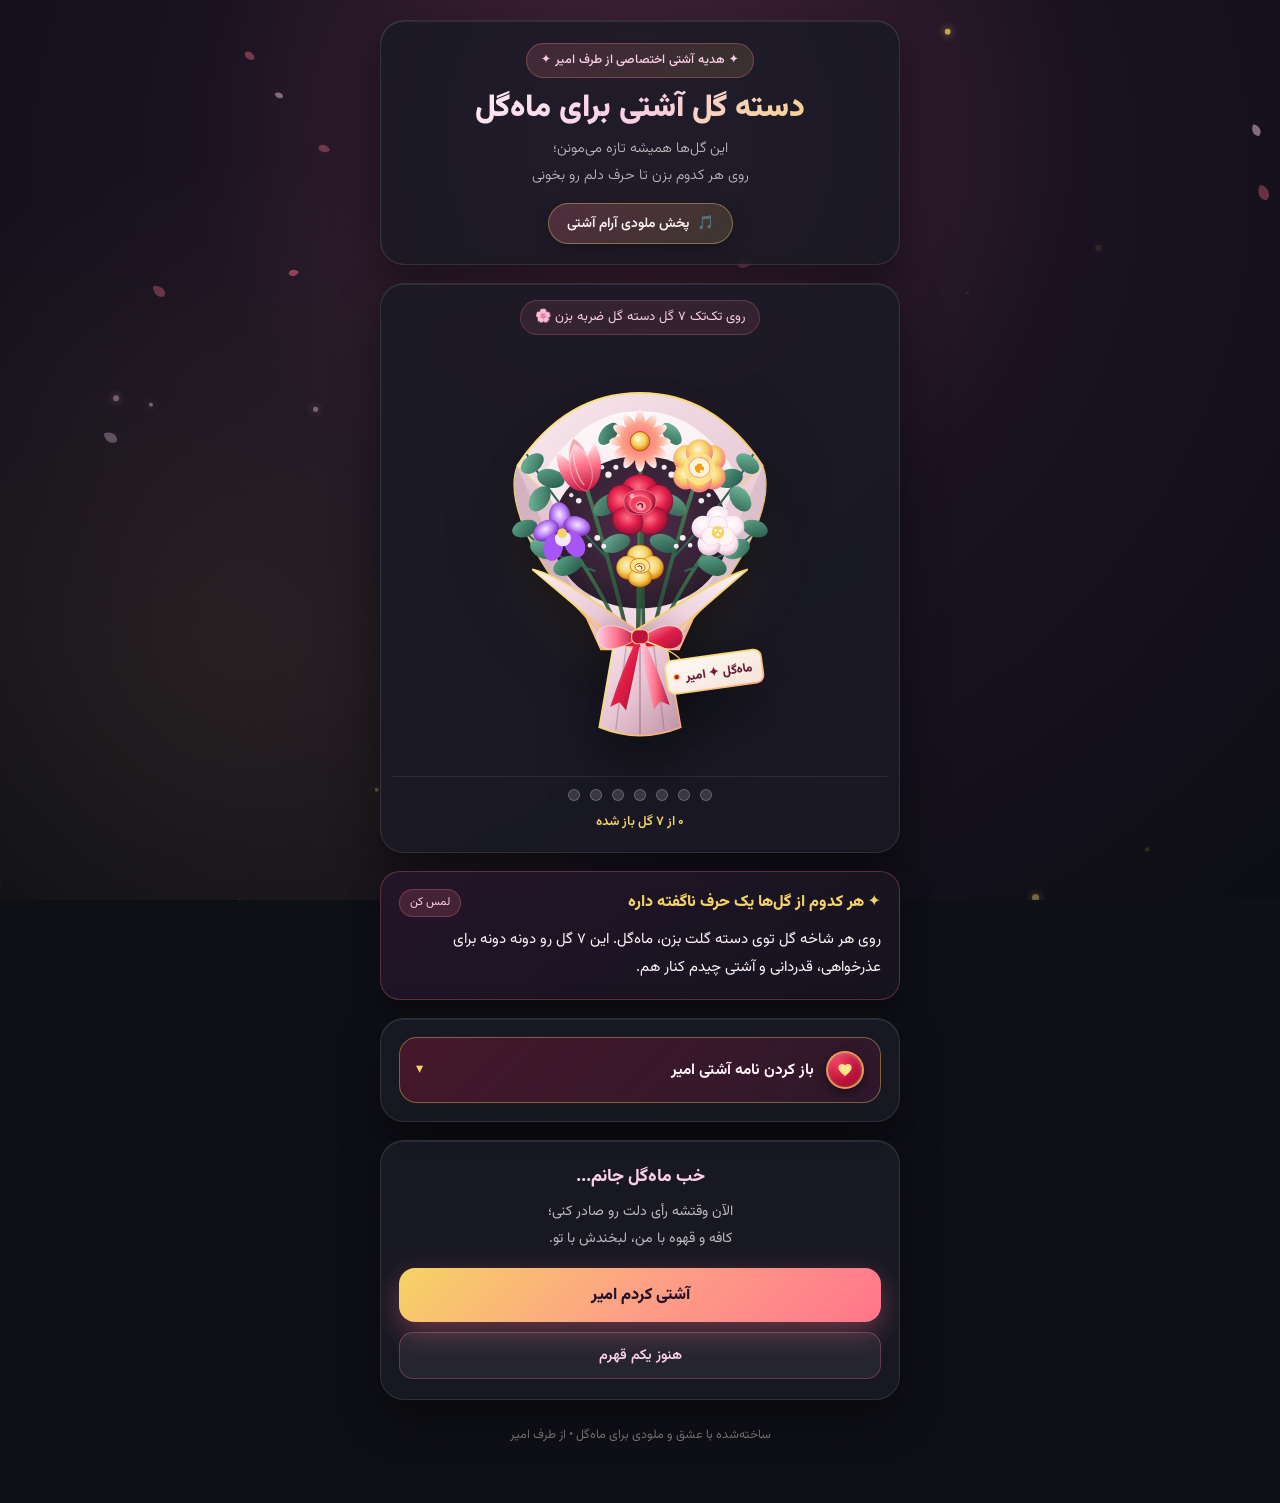
<file: bouquet.html>
<!DOCTYPE html>
<html lang="fa" dir="rtl">
<head>
  <meta charset="UTF-8" />
  <meta name="viewport" content="width=device-width, initial-scale=1.0, maximum-scale=1.0, user-scalable=no" />
  <title>دسته گل آشتی برای ماه‌گل | از طرف امیر</title>
  <link rel="preconnect" href="https://fonts.googleapis.com" />
  <link rel="preconnect" href="https://fonts.gstatic.com" crossorigin />
  <link href="https://fonts.googleapis.com/css2?family=Vazirmatn:wght@300;400;500;700;900&display=swap" rel="stylesheet" />
  <style>
    :root {
      --bg: #0f1016;
      --bg-plum: #25162b;
      --card-bg: rgba(26, 27, 38, 0.85);
      --card-border: rgba(255, 255, 255, 0.1);
      --gold: #f6d365;
      --gold-dark: #fda085;
      --pink: #ff758c;
      --pink-soft: #fbcfe8;
      --rose-cream: #fff5f7;
      --pink-glow: rgba(255, 117, 140, 0.4);
      --text-main: #fff5f7;
      --text-muted: rgba(255, 245, 247, 0.72);
    }

    * {
      box-sizing: border-box;
      margin: 0;
      padding: 0;
      -webkit-tap-highlight-color: transparent;
    }

    html {
      scroll-behavior: smooth;
    }

    body {
      min-height: 100vh;
      font-family: 'Vazirmatn', Tahoma, system-ui, -apple-system, sans-serif;
      color: var(--text-main);
      background-color: var(--bg);
      background-image:
        radial-gradient(circle at 50% 14%, rgba(255, 117, 140, 0.16) 0%, transparent 45%),
        radial-gradient(circle at 18% 72%, rgba(246, 211, 101, 0.08) 0%, transparent 40%),
        radial-gradient(circle at 50% 20%, #25162b 0%, #0d0e15 100%);
      background-attachment: fixed;
      overflow-x: hidden;
      line-height: 1.85;
      padding: 20px 14px 56px;
    }

    #petalCanvas {
      position: fixed;
      inset: 0;
      width: 100%;
      height: 100%;
      pointer-events: none;
      z-index: 1;
    }

    .app-shell {
      position: relative;
      z-index: 2;
      max-width: 520px;
      margin: 0 auto;
      display: flex;
      flex-direction: column;
      gap: 18px;
    }

    /* Glass Card Base matching piano.html */
    .glass-card {
      background: var(--card-bg);
      border: 1px solid var(--card-border);
      border-radius: 24px;
      backdrop-filter: blur(14px);
      -webkit-backdrop-filter: blur(14px);
      box-shadow:
        0 18px 46px rgba(0, 0, 0, 0.45),
        inset 0 1px 0 rgba(255, 255, 255, 0.08);
    }

    /* Hero Header */
    .hero-header {
      text-align: center;
      padding: 22px 18px 20px;
      position: relative;
      overflow: hidden;
    }

    .hero-header::before {
      content: '';
      position: absolute;
      inset: -1px;
      border-radius: 24px;
      padding: 1px;
      background: linear-gradient(135deg, rgba(246, 211, 101, 0.35), rgba(255, 117, 140, 0.25), rgba(255, 255, 255, 0.06));
      -webkit-mask: linear-gradient(#fff 0 0) content-box, linear-gradient(#fff 0 0);
      -webkit-mask-composite: xor;
      mask-composite: exclude;
      pointer-events: none;
    }

    .badge-amir {
      display: inline-flex;
      align-items: center;
      gap: 8px;
      padding: 5px 14px;
      border-radius: 999px;
      background: linear-gradient(135deg, rgba(255, 117, 140, 0.16), rgba(246, 211, 101, 0.12));
      border: 1px solid rgba(255, 117, 140, 0.32);
      color: var(--pink-soft);
      font-size: 0.78rem;
      font-weight: 500;
      margin-bottom: 10px;
      letter-spacing: 0.2px;
    }

    .hero-title {
      font-size: clamp(1.5rem, 5.5vw, 1.95rem);
      font-weight: 900;
      line-height: 1.35;
      background: linear-gradient(135deg, #fff5f7 0%, #fbcfe8 48%, #f6d365 100%);
      -webkit-background-clip: text;
      background-clip: text;
      color: transparent;
      margin-bottom: 6px;
    }

    .hero-sub {
      font-size: 0.9rem;
      color: var(--text-muted);
      font-weight: 300;
    }

    .hero-controls {
      margin-top: 14px;
      display: flex;
      justify-content: center;
      gap: 10px;
      flex-wrap: wrap;
    }

    .btn-melody {
      font-family: inherit;
      font-size: 0.86rem;
      font-weight: 600;
      color: var(--rose-cream);
      background: linear-gradient(135deg, rgba(255, 117, 140, 0.22), rgba(246, 211, 101, 0.15));
      border: 1px solid rgba(246, 211, 101, 0.38);
      padding: 9px 18px;
      border-radius: 999px;
      cursor: pointer;
      display: inline-flex;
      align-items: center;
      gap: 8px;
      transition: transform 0.2s ease, box-shadow 0.25s ease, background 0.25s ease;
      box-shadow: 0 6px 20px rgba(0, 0, 0, 0.28);
      user-select: none;
    }

    .btn-melody:hover {
      transform: translateY(-1px);
      box-shadow: 0 8px 24px rgba(255, 117, 140, 0.26);
    }

    .btn-melody.playing {
      background: linear-gradient(135deg, rgba(255, 117, 140, 0.42), rgba(246, 211, 101, 0.3));
      border-color: var(--gold);
      box-shadow: 0 0 22px rgba(246, 211, 101, 0.3);
    }

    /* Bouquet Stage */
    .bouquet-stage {
      padding: 16px 12px 18px;
      display: flex;
      flex-direction: column;
      align-items: center;
      position: relative;
      overflow: hidden;
    }

    .bouquet-aura {
      position: absolute;
      top: 18%;
      left: 50%;
      transform: translateX(-50%);
      width: 300px;
      height: 300px;
      border-radius: 50%;
      background: radial-gradient(circle, rgba(255, 117, 140, 0.22) 0%, rgba(246, 211, 101, 0.08) 45%, transparent 72%);
      filter: blur(18px);
      pointer-events: none;
      transition: transform 0.6s ease, opacity 0.6s ease;
    }

    .bouquet-stage.celebrating .bouquet-aura {
      transform: translateX(-50%) scale(1.22);
      background: radial-gradient(circle, rgba(246, 211, 101, 0.34) 0%, rgba(255, 117, 140, 0.28) 50%, transparent 75%);
    }

    .bouquet-hint {
      font-size: 0.82rem;
      color: var(--pink-soft);
      background: rgba(255, 117, 140, 0.1);
      border: 1px solid rgba(255, 117, 140, 0.24);
      border-radius: 999px;
      padding: 4px 14px;
      margin-bottom: 6px;
      z-index: 2;
    }

    .bouquet-svg-wrap {
      width: 100%;
      max-width: 390px;
      position: relative;
      z-index: 2;
    }

    #bouquetSvg {
      width: 100%;
      height: auto;
      display: block;
      overflow: visible;
      filter: drop-shadow(0 20px 30px rgba(0, 0, 0, 0.52));
    }

    /* Interactive Flowers */
    .flower-node {
      cursor: pointer;
      outline: none;
    }

    .flower-anim {
      transform-box: fill-box;
      transform-origin: 50% 50%;
      animation:
        bloomIn 0.85s cubic-bezier(0.22, 1.18, 0.36, 1) var(--delay, 0s) backwards,
        gentleSway 4.8s ease-in-out var(--sway-delay, 0.9s) infinite alternate;
      transition: filter 0.3s ease;
    }

    .flower-node:hover .flower-anim {
      filter: brightness(1.12) drop-shadow(0 0 10px rgba(255, 245, 247, 0.45));
    }

    .flower-node:active .flower-anim {
      filter: brightness(1.18) drop-shadow(0 0 14px rgba(246, 211, 101, 0.7));
    }

    .flower-glow-ring {
      opacity: 0;
      transition: opacity 0.4s ease, transform 0.4s ease;
      transform-box: fill-box;
      transform-origin: 50% 50%;
    }

    .flower-node.bloomed .flower-glow-ring {
      opacity: 1;
      animation: pulseRing 2.6s ease-in-out infinite;
    }

    .flower-node.active-selected .flower-anim {
      filter: drop-shadow(0 0 14px rgba(246, 211, 101, 0.78));
    }

    @keyframes bloomIn {
      0% {
        opacity: 0;
        transform: scale(0.25) rotate(-14deg);
      }
      70% {
        opacity: 1;
        transform: scale(1.07) rotate(3deg);
      }
      100% {
        opacity: 1;
        transform: scale(1) rotate(0deg);
      }
    }

    @keyframes gentleSway {
      0% {
        transform: rotate(-1.8deg);
      }
      100% {
        transform: rotate(1.8deg);
      }
    }

    @keyframes pulseRing {
      0%, 100% {
        transform: scale(0.96);
        opacity: 0.42;
      }
      50% {
        transform: scale(1.08);
        opacity: 0.85;
      }
    }

    /* Progress Tracker */
    .progress-bar-wrap {
      width: 100%;
      margin-top: 8px;
      padding-top: 12px;
      border-top: 1px solid rgba(255, 255, 255, 0.08);
      display: flex;
      flex-direction: column;
      align-items: center;
      gap: 9px;
      z-index: 2;
    }

    .progress-dots {
      display: flex;
      align-items: center;
      justify-content: center;
      gap: 10px;
    }

    .progress-dot {
      width: 12px;
      height: 12px;
      border-radius: 50%;
      background: rgba(255, 255, 255, 0.14);
      border: 1px solid rgba(255, 255, 255, 0.22);
      transition: all 0.35s cubic-bezier(0.22, 1.28, 0.36, 1);
      cursor: pointer;
    }

    .progress-dot.done {
      background: linear-gradient(135deg, var(--pink), var(--gold));
      border-color: #fff5f7;
      box-shadow: 0 0 12px var(--pink-glow);
      transform: scale(1.18);
    }

    .progress-dot.current {
      box-shadow: 0 0 0 3px rgba(246, 211, 101, 0.35), 0 0 14px var(--gold);
    }

    .progress-counter {
      font-size: 0.82rem;
      color: var(--gold);
      font-weight: 600;
    }

    /* Floating Flower Note Box */
    .flower-note-box {
      padding: 16px 18px;
      border-radius: 20px;
      background: linear-gradient(145deg, rgba(38, 22, 43, 0.88), rgba(22, 20, 32, 0.92));
      border: 1px solid rgba(255, 117, 140, 0.28);
      box-shadow: 0 12px 30px rgba(0, 0, 0, 0.35);
      transition: transform 0.28s ease, border-color 0.3s ease;
      position: relative;
      overflow: hidden;
    }

    .flower-note-box.updated {
      border-color: rgba(246, 211, 101, 0.6);
      animation: notePop 0.38s ease;
    }

    @keyframes notePop {
      0% { transform: scale(0.97); }
      55% { transform: scale(1.015); }
      100% { transform: scale(1); }
    }

    .flower-note-header {
      display: flex;
      align-items: center;
      justify-content: space-between;
      gap: 10px;
      margin-bottom: 8px;
    }

    .flower-note-title {
      font-size: 1rem;
      font-weight: 800;
      color: var(--gold);
      display: flex;
      align-items: center;
      gap: 7px;
    }

    .flower-note-tag {
      font-size: 0.72rem;
      padding: 2px 10px;
      border-radius: 999px;
      background: rgba(255, 117, 140, 0.16);
      color: var(--pink-soft);
      border: 1px solid rgba(255, 117, 140, 0.28);
      white-space: nowrap;
    }

    .flower-note-text {
      font-size: 0.94rem;
      color: var(--text-main);
      font-weight: 400;
      line-height: 1.9;
    }

    /* Wax-Sealed Reconciliation Letter */
    .letter-card {
      padding: 18px;
      display: flex;
      flex-direction: column;
      align-items: stretch;
    }

    .letter-toggle-btn {
      width: 100%;
      font-family: inherit;
      background: linear-gradient(135deg, rgba(168, 24, 58, 0.32), rgba(59, 25, 48, 0.65));
      border: 1px solid rgba(246, 211, 101, 0.38);
      border-radius: 18px;
      padding: 13px 16px;
      color: var(--rose-cream);
      cursor: pointer;
      display: flex;
      align-items: center;
      justify-content: space-between;
      gap: 12px;
      transition: transform 0.2s ease, box-shadow 0.25s ease, border-color 0.25s ease;
    }

    .letter-toggle-btn:hover {
      transform: translateY(-1px);
      border-color: var(--gold);
      box-shadow: 0 8px 24px rgba(255, 117, 140, 0.2);
    }

    .letter-btn-right {
      display: flex;
      align-items: center;
      gap: 12px;
      pointer-events: none;
    }

    .wax-seal {
      width: 38px;
      height: 38px;
      border-radius: 50%;
      background: radial-gradient(circle at 32% 30%, #f43f5e 0%, #be123c 55%, #7f1d1d 100%);
      border: 2px solid rgba(246, 211, 101, 0.68);
      box-shadow: 0 4px 12px rgba(0, 0, 0, 0.45), inset 0 2px 5px rgba(255, 255, 255, 0.25);
      display: grid;
      place-items: center;
      font-size: 0.72rem;
      font-weight: 800;
      color: #fde68a;
      flex-shrink: 0;
    }

    .letter-btn-label {
      font-size: 0.96rem;
      font-weight: 700;
      color: var(--rose-cream);
      text-align: right;
    }

    .letter-btn-chevron {
      font-size: 0.9rem;
      color: var(--gold);
      transition: transform 0.35s ease;
      pointer-events: none;
    }

    .letter-toggle-btn[aria-expanded="true"] .letter-btn-chevron {
      transform: rotate(180deg);
    }

    .letter-collapse {
      display: grid;
      grid-template-rows: 0fr;
      transition: grid-template-rows 0.42s ease, margin-top 0.35s ease;
      margin-top: 0;
    }

    .letter-collapse.open {
      grid-template-rows: 1fr;
      margin-top: 14px;
    }

    .letter-collapse-inner {
      overflow: hidden;
    }

    .letter-paper {
      background: linear-gradient(180deg, rgba(255, 245, 247, 0.06) 0%, rgba(246, 211, 101, 0.04) 100%);
      border: 1px solid rgba(255, 245, 247, 0.14);
      border-radius: 16px;
      padding: 18px 16px;
      color: var(--text-main);
      font-size: 0.93rem;
      line-height: 2;
    }

    .letter-paper p + p {
      margin-top: 10px;
    }

    .letter-sign {
      margin-top: 14px;
      text-align: left;
      color: var(--gold);
      font-weight: 700;
      font-size: 0.92rem;
    }

    /* Reconciliation Card */
    .reconcile-card {
      padding: 20px 18px;
      text-align: center;
      position: relative;
      overflow: hidden;
    }

    .reconcile-title {
      font-size: 1.1rem;
      font-weight: 800;
      color: var(--pink-soft);
      margin-bottom: 6px;
    }

    .reconcile-desc {
      font-size: 0.88rem;
      color: var(--text-muted);
      margin-bottom: 16px;
    }

    .reconcile-actions {
      display: flex;
      flex-direction: column;
      gap: 10px;
    }

    .btn-forgive {
      font-family: inherit;
      font-size: 1.02rem;
      font-weight: 800;
      color: #241127;
      background: linear-gradient(135deg, #f6d365 0%, #fda085 50%, #ff758c 100%);
      border: none;
      border-radius: 16px;
      padding: 14px 20px;
      cursor: pointer;
      box-shadow: 0 10px 28px rgba(255, 117, 140, 0.35);
      transition: transform 0.2s ease, box-shadow 0.25s ease;
      user-select: none;
    }

    .btn-forgive:hover {
      transform: translateY(-2px);
      box-shadow: 0 14px 32px rgba(246, 211, 101, 0.42);
    }

    .btn-forgive:active {
      transform: scale(0.98);
    }

    .btn-shy {
      font-family: inherit;
      font-size: 0.9rem;
      font-weight: 600;
      color: var(--pink-soft);
      background: rgba(255, 255, 255, 0.06);
      border: 1px solid rgba(255, 117, 140, 0.3);
      border-radius: 14px;
      padding: 11px 16px;
      cursor: pointer;
      transition: background 0.2s ease, border-color 0.2s ease, transform 0.2s ease;
      user-select: none;
    }

    .btn-shy:hover {
      background: rgba(255, 117, 140, 0.14);
      border-color: rgba(255, 117, 140, 0.55);
    }

    .shy-reply {
      margin-top: 12px;
      font-size: 0.88rem;
      color: var(--gold);
      min-height: 24px;
      font-weight: 500;
    }

    .shy-reply.hidden {
      display: none;
    }

    /* Certificate Reveal */
    .certificate-card {
      display: none;
      margin-top: 14px;
      padding: 20px 16px;
      border-radius: 20px;
      background: linear-gradient(145deg, rgba(246, 211, 101, 0.14), rgba(255, 117, 140, 0.15));
      border: 1.5px solid rgba(246, 211, 101, 0.58);
      box-shadow: 0 12px 34px rgba(255, 117, 140, 0.22);
      animation: certAppear 0.55s cubic-bezier(0.22, 1.25, 0.36, 1);
      text-align: center;
    }

    .certificate-card.visible {
      display: block;
    }

    @keyframes certAppear {
      0% { opacity: 0; transform: translateY(12px) scale(0.95); }
      100% { opacity: 1; transform: translateY(0) scale(1); }
    }

    .cert-badge {
      display: inline-block;
      padding: 4px 14px;
      border-radius: 999px;
      background: rgba(246, 211, 101, 0.2);
      border: 1px solid rgba(246, 211, 101, 0.55);
      color: var(--gold);
      font-size: 0.78rem;
      font-weight: 700;
      margin-bottom: 10px;
    }

    .cert-title {
      font-size: 1.2rem;
      font-weight: 900;
      color: #fff5f7;
      margin-bottom: 6px;
    }

    .cert-date {
      font-size: 0.84rem;
      color: var(--pink-soft);
      margin-bottom: 14px;
    }

    .coupon-box {
      background: rgba(15, 16, 22, 0.72);
      border: 1.5px dashed var(--gold);
      border-radius: 14px;
      padding: 13px 14px;
      color: #fde68a;
      font-size: 0.92rem;
      font-weight: 700;
      line-height: 1.75;
      margin-bottom: 16px;
    }

    .piano-link-btn {
      display: inline-flex;
      align-items: center;
      justify-content: center;
      gap: 8px;
      width: 100%;
      padding: 13px 18px;
      border-radius: 14px;
      text-decoration: none;
      font-family: inherit;
      font-size: 0.94rem;
      font-weight: 700;
      color: var(--rose-cream);
      background: linear-gradient(135deg, rgba(255, 117, 140, 0.34), rgba(168, 24, 58, 0.48));
      border: 1px solid rgba(255, 117, 140, 0.58);
      transition: transform 0.2s ease, box-shadow 0.25s ease;
    }

    .piano-link-btn:hover {
      transform: translateY(-2px);
      box-shadow: 0 10px 24px rgba(255, 117, 140, 0.3);
    }

    /* Footer */
    .footer-sign {
      text-align: center;
      font-size: 0.78rem;
      color: rgba(255, 245, 247, 0.45);
      margin-top: 6px;
    }

    /* Extra spawned bonus rose pop animation */
    .bonus-rose-item {
      transform-box: fill-box;
      transform-origin: 50% 50%;
      animation: bonusPop 0.65s cubic-bezier(0.22, 1.35, 0.36, 1) forwards;
    }

    @keyframes bonusPop {
      0% { opacity: 0; transform: scale(0.1) rotate(-25deg); }
      75% { opacity: 1; transform: scale(1.16) rotate(4deg); }
      100% { opacity: 1; transform: scale(1) rotate(0deg); }
    }

    @media (max-width: 390px) {
      body { padding: 14px 10px 44px; }
      .hero-header { padding: 18px 14px; }
      .letter-card, .reconcile-card { padding: 16px 14px; }
    }
  </style>
</head>
<body>
  <canvas id="petalCanvas" aria-hidden="true"></canvas>

  <main class="app-shell">
    <!-- Hero Header -->
    <header class="glass-card hero-header">
      <div class="badge-amir">✦ هدیه آشتی اختصاصی از طرف امیر ✦</div>
      <h1 class="hero-title">دسته گل آشتی برای ماه‌گل</h1>
      <p class="hero-sub">این گل‌ها همیشه تازه می‌مونن؛<br />روی هر کدوم بزن تا حرف دلم رو بخونی</p>
      <div class="hero-controls">
        <button id="btnMelody" type="button" class="btn-melody">
          <span id="melodyIcon">🎵</span>
          <span id="melodyLabel">پخش ملودی آرام آشتی</span>
        </button>
      </div>
    </header>

    <!-- Bouquet Stage -->
    <section id="bouquetStage" class="glass-card bouquet-stage" aria-label="دسته گل تعاملی ماه‌گل">
      <div class="bouquet-aura" aria-hidden="true"></div>
      <div class="bouquet-hint">روی تک‌تک ۷ گل دسته گل ضربه بزن 🌸</div>

      <div class="bouquet-svg-wrap">
        <svg id="bouquetSvg" viewBox="0 0 420 460" xmlns="http://www.w3.org/2000/svg" role="img" aria-label="دسته گل رز، لاله، پئونی و گل‌های آشتی برای ماه‌گل">
          <defs>
            <!-- Wrapper Paper Gradients (Artisan Blush-Cream & Champagne) -->
            <linearGradient id="paperBackGrad" x1="0%" y1="0%" x2="100%" y2="100%">
              <stop offset="0%" stop-color="#f9e8ee" />
              <stop offset="55%" stop-color="#ebd0db" />
              <stop offset="100%" stop-color="#c9a0b2" />
            </linearGradient>
            <linearGradient id="tissueInnerGrad" x1="0%" y1="0%" x2="0%" y2="100%">
              <stop offset="0%" stop-color="#fffafc" />
              <stop offset="100%" stop-color="#f3dbe4" />
            </linearGradient>
            <radialGradient id="innerPocketGrad" cx="50%" cy="45%" r="55%">
              <stop offset="0%" stop-color="#411e3e" />
              <stop offset="68%" stop-color="#281228" />
              <stop offset="100%" stop-color="#190c1b" />
            </radialGradient>
            <linearGradient id="paperLeftGrad" x1="0%" y1="0%" x2="100%" y2="90%">
              <stop offset="0%" stop-color="#fdf0f4" />
              <stop offset="65%" stop-color="#e9c8d5" />
              <stop offset="100%" stop-color="#be92a6" />
            </linearGradient>
            <linearGradient id="paperRightGrad" x1="100%" y1="0%" x2="0%" y2="95%">
              <stop offset="0%" stop-color="#fff7f9" />
              <stop offset="60%" stop-color="#edd1dc" />
              <stop offset="100%" stop-color="#c69bb0" />
            </linearGradient>
            <linearGradient id="cuffSkirtGrad" x1="0%" y1="0%" x2="100%" y2="100%">
              <stop offset="0%" stop-color="#f8e5ec" />
              <stop offset="50%" stop-color="#e6c4d1" />
              <stop offset="100%" stop-color="#bd91a5" />
            </linearGradient>
            <linearGradient id="goldTrimGrad" x1="0%" y1="0%" x2="100%" y2="100%">
              <stop offset="0%" stop-color="#fde68a" />
              <stop offset="50%" stop-color="#f6d365" />
              <stop offset="100%" stop-color="#fda085" />
            </linearGradient>

            <!-- Foliage & Stems -->
            <linearGradient id="stemGrad" x1="0%" y1="0%" x2="0%" y2="100%">
              <stop offset="0%" stop-color="#4d8b5f" />
              <stop offset="100%" stop-color="#214630" />
            </linearGradient>
            <linearGradient id="eucLeafA" x1="0%" y1="0%" x2="100%" y2="100%">
              <stop offset="0%" stop-color="#5da88c" />
              <stop offset="100%" stop-color="#265445" />
            </linearGradient>
            <linearGradient id="eucLeafB" x1="0%" y1="0%" x2="100%" y2="100%">
              <stop offset="0%" stop-color="#76bfa2" />
              <stop offset="100%" stop-color="#2f6653" />
            </linearGradient>

            <!-- Satin Ribbon -->
            <linearGradient id="ribbonMainGrad" x1="0%" y1="0%" x2="100%" y2="100%">
              <stop offset="0%" stop-color="#ff8fa3" />
              <stop offset="50%" stop-color="#e11d48" />
              <stop offset="100%" stop-color="#9f1239" />
            </linearGradient>
            <linearGradient id="ribbonHighlightGrad" x1="0%" y1="0%" x2="100%" y2="0%">
              <stop offset="0%" stop-color="#fbcfe8" />
              <stop offset="50%" stop-color="#ff758c" />
              <stop offset="100%" stop-color="#be123c" />
            </linearGradient>

            <!-- Flower Gradients -->
            <radialGradient id="crimsonRoseOuter" cx="45%" cy="40%" r="60%">
              <stop offset="0%" stop-color="#fb7185" />
              <stop offset="55%" stop-color="#e11d48" />
              <stop offset="100%" stop-color="#881337" />
            </radialGradient>
            <radialGradient id="crimsonRoseCore" cx="45%" cy="40%" r="55%">
              <stop offset="0%" stop-color="#fda4af" />
              <stop offset="55%" stop-color="#f43f5e" />
              <stop offset="100%" stop-color="#9f1239" />
            </radialGradient>
            <linearGradient id="tulipPinkGrad" x1="0%" y1="0%" x2="0%" y2="100%">
              <stop offset="0%" stop-color="#ffe4e6" />
              <stop offset="45%" stop-color="#ff758c" />
              <stop offset="100%" stop-color="#be123c" />
            </linearGradient>
            <radialGradient id="peonyPeachGrad" cx="45%" cy="38%" r="62%">
              <stop offset="0%" stop-color="#fff4db" />
              <stop offset="50%" stop-color="#f6d365" />
              <stop offset="100%" stop-color="#fb7185" />
            </radialGradient>
            <radialGradient id="irisVioletGrad" cx="50%" cy="42%" r="60%">
              <stop offset="0%" stop-color="#f5e9ff" />
              <stop offset="50%" stop-color="#c084fc" />
              <stop offset="100%" stop-color="#6b21a8" />
            </radialGradient>
            <radialGradient id="camelliaPearlGrad" cx="45%" cy="35%" r="65%">
              <stop offset="0%" stop-color="#ffffff" />
              <stop offset="65%" stop-color="#fce7f3" />
              <stop offset="100%" stop-color="#d8b4c8" />
            </radialGradient>
            <linearGradient id="daisyPetalGrad" x1="0%" y1="0%" x2="0%" y2="100%">
              <stop offset="0%" stop-color="#fff1f5" />
              <stop offset="50%" stop-color="#fda085" />
              <stop offset="100%" stop-color="#ff758c" />
            </linearGradient>
            <radialGradient id="goldRoseGrad" cx="45%" cy="40%" r="60%">
              <stop offset="0%" stop-color="#fef3c7" />
              <stop offset="55%" stop-color="#f6d365" />
              <stop offset="100%" stop-color="#d97706" />
            </radialGradient>
            <radialGradient id="flowerAuraGrad" cx="50%" cy="50%" r="50%">
              <stop offset="0%" stop-color="rgba(246, 211, 101, 0.72)" />
              <stop offset="65%" stop-color="rgba(255, 117, 140, 0.35)" />
              <stop offset="100%" stop-color="rgba(255, 117, 140, 0)" />
            </radialGradient>
            <linearGradient id="tagCardGrad" x1="0%" y1="0%" x2="100%" y2="100%">
              <stop offset="0%" stop-color="#fffaf5" />
              <stop offset="100%" stop-color="#f5e3d8" />
            </linearGradient>
          </defs>

          <!-- Layer 1: Back Artisan Paper Wrapper & Inner Tissue -->
          <g id="wrapperBack">
            <!-- Outer blush-cream back sheet -->
            <path d="M 78 134 C 122 68, 174 56, 210 56 C 246 56, 298 68, 342 134 L 252 332 L 168 332 Z"
                  fill="url(#paperBackGrad)" stroke="url(#goldTrimGrad)" stroke-width="2" />
            <!-- Left & Right Crisp Wing Folds -->
            <path d="M 78 134 C 66 164, 84 214, 126 270 L 178 326 L 154 205 Z"
                  fill="#e4c2d0" stroke="url(#goldTrimGrad)" stroke-width="1.3" opacity="0.92" />
            <path d="M 342 134 C 354 164, 336 214, 294 270 L 242 326 L 266 205 Z"
                  fill="#edd0dc" stroke="url(#goldTrimGrad)" stroke-width="1.3" opacity="0.92" />
            <!-- Soft Ivory Inner Tissue Collar -->
            <path d="M 104 146 C 138 90, 178 74, 210 76 C 242 74, 282 90, 316 146 L 246 318 L 174 318 Z"
                  fill="url(#tissueInnerGrad)" opacity="0.9" />
            <!-- Warm plum interior behind foliage -->
            <ellipse cx="210" cy="206" rx="95" ry="82" fill="url(#innerPocketGrad)" opacity="0.92" />
          </g>

          <!-- Layer 2: Stems & Lush Eucalyptus / Foliage -->
          <g id="foliageLayer">
            <!-- Visible Stems below waist inside wrap neck -->
            <g stroke="url(#stemGrad)" stroke-linecap="round" opacity="0.9">
              <path d="M 210 182 Q 209 265 208 322" stroke-width="5" fill="none" />
              <path d="M 146 138 Q 176 230 198 322" stroke-width="4.2" fill="none" />
              <path d="M 274 138 Q 244 230 222 322" stroke-width="4.2" fill="none" />
              <path d="M 126 208 Q 168 265 192 322" stroke-width="3.8" fill="none" />
              <path d="M 294 208 Q 252 265 228 322" stroke-width="3.8" fill="none" />
              <path d="M 210 112 Q 212 220 214 322" stroke-width="4" fill="none" />
            </g>

            <!-- Inner Lush Background Leaves around Rose -->
            <g opacity="0.9">
              <ellipse cx="176" cy="176" rx="18" ry="10" transform="rotate(-32 176 176)" fill="url(#eucLeafA)" />
              <ellipse cx="244" cy="176" rx="18" ry="10" transform="rotate(32 244 176)" fill="url(#eucLeafB)" />
              <ellipse cx="184" cy="218" rx="16" ry="9.5" transform="rotate(-18 184 218)" fill="url(#eucLeafB)" />
              <ellipse cx="236" cy="218" rx="16" ry="9.5" transform="rotate(18 236 218)" fill="url(#eucLeafA)" />
            </g>

            <!-- Eucalyptus Left Sprig -->
            <g stroke="#2c6652" stroke-width="2.2" fill="none">
              <path d="M 176 235 Q 118 175 88 122" />
              <path d="M 162 248 Q 100 226 78 196" />
            </g>
            <g>
              <ellipse cx="94" cy="132" rx="14" ry="9" transform="rotate(-38 94 132)" fill="url(#eucLeafB)" />
              <ellipse cx="114" cy="148" rx="15" ry="10" transform="rotate(15 114 148)" fill="url(#eucLeafA)" />
              <ellipse cx="102" cy="170" rx="15" ry="10" transform="rotate(-55 102 170)" fill="url(#eucLeafB)" />
              <ellipse cx="86" cy="202" rx="14" ry="9" transform="rotate(-18 86 202)" fill="url(#eucLeafA)" />
              <ellipse cx="106" cy="224" rx="15" ry="10" transform="rotate(24 106 224)" fill="url(#eucLeafB)" />
              <ellipse cx="132" cy="242" rx="16" ry="10" transform="rotate(-22 132 242)" fill="url(#eucLeafA)" />
            </g>

            <!-- Eucalyptus Right Sprig -->
            <g stroke="#2c6652" stroke-width="2.2" fill="none">
              <path d="M 244 235 Q 302 175 332 122" />
              <path d="M 258 248 Q 320 226 342 196" />
            </g>
            <g>
              <ellipse cx="326" cy="132" rx="14" ry="9" transform="rotate(38 326 132)" fill="url(#eucLeafB)" />
              <ellipse cx="306" cy="148" rx="15" ry="10" transform="rotate(-15 306 148)" fill="url(#eucLeafA)" />
              <ellipse cx="318" cy="170" rx="15" ry="10" transform="rotate(55 318 170)" fill="url(#eucLeafB)" />
              <ellipse cx="334" cy="202" rx="14" ry="9" transform="rotate(18 334 202)" fill="url(#eucLeafA)" />
              <ellipse cx="314" cy="224" rx="15" ry="10" transform="rotate(-24 314 224)" fill="url(#eucLeafB)" />
              <ellipse cx="288" cy="242" rx="16" ry="10" transform="rotate(22 288 242)" fill="url(#eucLeafA)" />
            </g>

            <!-- Top Crown Greenery -->
            <ellipse cx="176" cy="100" rx="14" ry="8" transform="rotate(-50 176 100)" fill="url(#eucLeafA)" />
            <ellipse cx="244" cy="100" rx="14" ry="8" transform="rotate(50 244 100)" fill="url(#eucLeafB)" />

            <!-- Gypsophila (Baby's Breath) Pearl Clusters -->
            <g fill="#fff7fb" opacity="0.94">
              <circle cx="176" cy="144" r="3.4" /><circle cx="184" cy="136" r="2.7" /><circle cx="169" cy="136" r="2.5" />
              <circle cx="244" cy="144" r="3.4" /><circle cx="236" cy="136" r="2.7" /><circle cx="251" cy="136" r="2.5" />
              <circle cx="164" cy="212" r="3.2" /><circle cx="171" cy="221" r="2.6" /><circle cx="156" cy="220" r="2.4" />
              <circle cx="256" cy="212" r="3.2" /><circle cx="249" cy="221" r="2.6" /><circle cx="264" cy="220" r="2.4" />
              <circle cx="144" cy="172" r="3" /><circle cx="136" cy="166" r="2.3" />
              <circle cx="276" cy="172" r="3" /><circle cx="284" cy="166" r="2.3" />
              <circle cx="210" cy="78" r="3.1" /><circle cx="201" cy="83" r="2.4" /><circle cx="219" cy="83" r="2.4" />
            </g>
          </g>

          <!-- Layer 3: Seven Interactive Floral Nodes -->
          <g id="flowersLayer">
            <!-- Flower 5 (Crown Upper Center): Sunrise Daisy -->
            <g class="flower-node" data-id="5" transform="translate(210, 108)" tabindex="0" role="button" aria-label="گل مینای طلوع آفتاب">
              <circle cx="0" cy="0" r="38" fill="rgba(0,0,0,0)" />
              <circle class="flower-glow-ring" cx="0" cy="0" r="36" fill="url(#flowerAuraGrad)" />
              <g class="flower-anim" style="--delay: 0.1s; --sway-delay: 0.7s;">
                <g>
                  <ellipse cx="0" cy="-19" rx="5.5" ry="14" fill="url(#daisyPetalGrad)" />
                  <ellipse cx="0" cy="-19" rx="5.5" ry="14" transform="rotate(30)" fill="url(#daisyPetalGrad)" />
                  <ellipse cx="0" cy="-19" rx="5.5" ry="14" transform="rotate(60)" fill="url(#daisyPetalGrad)" />
                  <ellipse cx="0" cy="-19" rx="5.5" ry="14" transform="rotate(90)" fill="url(#daisyPetalGrad)" />
                  <ellipse cx="0" cy="-19" rx="5.5" ry="14" transform="rotate(120)" fill="url(#daisyPetalGrad)" />
                  <ellipse cx="0" cy="-19" rx="5.5" ry="14" transform="rotate(150)" fill="url(#daisyPetalGrad)" />
                  <ellipse cx="0" cy="-19" rx="5.5" ry="14" transform="rotate(180)" fill="url(#daisyPetalGrad)" />
                  <ellipse cx="0" cy="-19" rx="5.5" ry="14" transform="rotate(210)" fill="url(#daisyPetalGrad)" />
                  <ellipse cx="0" cy="-19" rx="5.5" ry="14" transform="rotate(240)" fill="url(#daisyPetalGrad)" />
                  <ellipse cx="0" cy="-19" rx="5.5" ry="14" transform="rotate(270)" fill="url(#daisyPetalGrad)" />
                  <ellipse cx="0" cy="-19" rx="5.5" ry="14" transform="rotate(300)" fill="url(#daisyPetalGrad)" />
                  <ellipse cx="0" cy="-19" rx="5.5" ry="14" transform="rotate(330)" fill="url(#daisyPetalGrad)" />
                </g>
                <circle cx="0" cy="0" r="10.5" fill="url(#goldRoseGrad)" stroke="#b45309" stroke-width="1" />
                <circle cx="-3" cy="-3" r="3.5" fill="#fef3c7" opacity="0.65" />
              </g>
            </g>

            <!-- Flower 1 (Upper Left): Soft Pink Tulip -->
            <g class="flower-node" data-id="1" transform="translate(146, 136)" tabindex="0" role="button" aria-label="گل لاله صورتی لطیف">
              <circle cx="0" cy="0" r="38" fill="rgba(0,0,0,0)" />
              <circle class="flower-glow-ring" cx="0" cy="0" r="36" fill="url(#flowerAuraGrad)" />
              <g class="flower-anim" style="--delay: 0.18s; --sway-delay: 1.2s;">
                <g transform="rotate(-14) scale(1.06)">
                  <path d="M 0 -30 C 12 -18, 13 6, 0 22 C -13 6, -12 -18, 0 -30 Z" fill="#fda4af" />
                  <path d="M -20 -20 C -26 2, -16 24, 0 25 C -2 10, -4 -8, -20 -20 Z" fill="url(#tulipPinkGrad)" />
                  <path d="M 20 -20 C 26 2, 16 24, 0 25 C 2 10, 4 -8, 20 -20 Z" fill="url(#tulipPinkGrad)" />
                  <path d="M 0 -24 C 13 -12, 15 16, 0 25 C -15 16, -13 -12, 0 -24 Z" fill="url(#tulipPinkGrad)" stroke="rgba(255,255,255,0.42)" stroke-width="0.9" />
                  <path d="M -4 -14 C -6 -3, -5 10, -1 18" stroke="rgba(255,245,247,0.5)" stroke-width="1.6" stroke-linecap="round" fill="none" />
                </g>
              </g>
            </g>

            <!-- Flower 2 (Upper Right): Champagne-Peach Peony -->
            <g class="flower-node" data-id="2" transform="translate(274, 136)" tabindex="0" role="button" aria-label="گل پئونی طلایی هلویی">
              <circle cx="0" cy="0" r="38" fill="rgba(0,0,0,0)" />
              <circle class="flower-glow-ring" cx="0" cy="0" r="37" fill="url(#flowerAuraGrad)" />
              <g class="flower-anim" style="--delay: 0.26s; --sway-delay: 1.7s;">
                <g transform="scale(1.04)">
                  <circle cx="-13" cy="-9" r="14" fill="url(#peonyPeachGrad)" />
                  <circle cx="13" cy="-9" r="14" fill="url(#peonyPeachGrad)" />
                  <circle cx="-14" cy="10" r="13" fill="url(#peonyPeachGrad)" />
                  <circle cx="14" cy="10" r="13" fill="url(#peonyPeachGrad)" />
                  <circle cx="0" cy="-15" r="14" fill="url(#peonyPeachGrad)" />
                  <circle cx="0" cy="13" r="13" fill="url(#peonyPeachGrad)" />
                  <path d="M -16 -3 C -10 -19, 10 -19, 16 -3 C 19 10, 8 18, 0 18 C -8 18, -19 10, -16 -3 Z" fill="#fde68a" opacity="0.88" />
                  <path d="M -10 -4 C -5 -13, 8 -12, 11 -1 C 12 8, 2 13, -6 9 C -11 6, -12 0, -10 -4 Z" fill="#fff5d6" stroke="#fda085" stroke-width="1.1" />
                  <circle cx="0" cy="1" r="4.8" fill="#f59e0b" />
                  <circle cx="-4" cy="-3" r="1.4" fill="#fffbeb" /><circle cx="4" cy="-2" r="1.4" fill="#fffbeb" /><circle cx="2" cy="4" r="1.4" fill="#fffbeb" />
                </g>
              </g>
            </g>

            <!-- Flower 3 (Mid Left): Twilight Lavender Iris / Orchid -->
            <g class="flower-node" data-id="3" transform="translate(126, 206)" tabindex="0" role="button" aria-label="گل زنبق بنفش آرامش">
              <circle cx="0" cy="0" r="38" fill="rgba(0,0,0,0)" />
              <circle class="flower-glow-ring" cx="0" cy="0" r="36" fill="url(#flowerAuraGrad)" />
              <g class="flower-anim" style="--delay: 0.34s; --sway-delay: 2.1s;">
                <g transform="rotate(-8) scale(1.05)">
                  <ellipse cx="0" cy="-16" rx="11" ry="15" fill="url(#irisVioletGrad)" />
                  <ellipse cx="-16" cy="-4" rx="14" ry="10" transform="rotate(-24 -16 -4)" fill="url(#irisVioletGrad)" />
                  <ellipse cx="16" cy="-4" rx="14" ry="10" transform="rotate(24 16 -4)" fill="url(#irisVioletGrad)" />
                  <ellipse cx="-11" cy="14" rx="10" ry="14" transform="rotate(20 -11 14)" fill="#a855f7" />
                  <ellipse cx="11" cy="14" rx="10" ry="14" transform="rotate(-20 11 14)" fill="#a855f7" />
                  <path d="M -8 4 C -10 18, 10 18, 8 4 C 5 -2, -5 -2, -8 4 Z" fill="#f3e8ff" />
                  <circle cx="0" cy="1" r="5" fill="#f6d365" />
                </g>
              </g>
            </g>

            <!-- Flower 4 (Mid Right): Pearl White Camellia -->
            <g class="flower-node" data-id="4" transform="translate(294, 206)" tabindex="0" role="button" aria-label="گل کاملیا سفید مرواریدی">
              <circle cx="0" cy="0" r="38" fill="rgba(0,0,0,0)" />
              <circle class="flower-glow-ring" cx="0" cy="0" r="36" fill="url(#flowerAuraGrad)" />
              <g class="flower-anim" style="--delay: 0.42s; --sway-delay: 2.5s;">
                <g transform="scale(1.05)">
                  <circle cx="0" cy="-15" r="12" fill="url(#camelliaPearlGrad)" />
                  <circle cx="15" cy="-5" r="12" fill="url(#camelliaPearlGrad)" />
                  <circle cx="9" cy="12" r="12" fill="url(#camelliaPearlGrad)" />
                  <circle cx="-9" cy="12" r="12" fill="url(#camelliaPearlGrad)" />
                  <circle cx="-15" cy="-5" r="12" fill="url(#camelliaPearlGrad)" />
                  <circle cx="0" cy="-7" r="9.5" fill="#fff5f7" stroke="#fbcfe8" stroke-width="0.9" />
                  <circle cx="7" cy="4" r="9.5" fill="#fff5f7" stroke="#fbcfe8" stroke-width="0.9" />
                  <circle cx="-7" cy="4" r="9.5" fill="#fff5f7" stroke="#fbcfe8" stroke-width="0.9" />
                  <circle cx="0" cy="0" r="6.5" fill="#f6d365" />
                  <circle cx="-2.5" cy="-2" r="1.4" fill="#fff" /><circle cx="2.5" cy="-1.5" r="1.4" fill="#fff" /><circle cx="0" cy="2.5" r="1.4" fill="#fff" />
                </g>
              </g>
            </g>

            <!-- Flower 0 (Center Focal Queen Bloom): Velvet Crimson Rose -->
            <g class="flower-node" data-id="0" transform="translate(210, 178)" tabindex="0" role="button" aria-label="رز سرخ قلب و عذرخواهی">
              <circle cx="0" cy="0" r="44" fill="rgba(0,0,0,0)" />
              <circle class="flower-glow-ring" cx="0" cy="0" r="42" fill="url(#flowerAuraGrad)" />
              <g class="flower-anim" style="--delay: 0.02s; --sway-delay: 0.5s;">
                <g transform="scale(1.22)">
                  <ellipse cx="0" cy="-15" rx="16" ry="13" fill="url(#crimsonRoseOuter)" stroke="rgba(105,12,42,0.45)" stroke-width="0.7" />
                  <ellipse cx="15" cy="-4" rx="14" ry="15" transform="rotate(20 15 -4)" fill="url(#crimsonRoseOuter)" stroke="rgba(105,12,42,0.45)" stroke-width="0.7" />
                  <ellipse cx="-15" cy="-4" rx="14" ry="15" transform="rotate(-20 -15 -4)" fill="url(#crimsonRoseOuter)" stroke="rgba(105,12,42,0.45)" stroke-width="0.7" />
                  <ellipse cx="11" cy="13" rx="14" ry="12" transform="rotate(-25 11 13)" fill="url(#crimsonRoseOuter)" stroke="rgba(105,12,42,0.45)" stroke-width="0.7" />
                  <ellipse cx="-11" cy="13" rx="14" ry="12" transform="rotate(25 -11 13)" fill="url(#crimsonRoseOuter)" stroke="rgba(105,12,42,0.45)" stroke-width="0.7" />
                  <!-- Inner layered spiral -->
                  <path d="M -14 -4 C -16 -18, 16 -18, 14 -4 C 15 10, -15 12, -14 -4 Z" fill="url(#crimsonRoseCore)" stroke="rgba(255,215,225,0.34)" stroke-width="0.9" />
                  <path d="M -9 -2 C -9 -12, 10 -12, 10 -1 C 10 8, -8 9, -9 -2 Z" fill="#f43f5e" stroke="rgba(255,230,235,0.4)" stroke-width="0.9" />
                  <path d="M -4 -1 C -3 -6, 6 -5, 5 1 C 4 5, -3 5, -4 -1 Z" fill="#fda4af" />
                  <path d="M -2 -1 C 0 -4, 3 -2, 2 1" stroke="#881337" stroke-width="1.3" fill="none" stroke-linecap="round" />
                  <circle cx="-7" cy="-9" r="2.2" fill="rgba(255,255,255,0.5)" />
                </g>
              </g>
            </g>

            <!-- Flower 6 (Lower Center-Front): Champagne Gold Rosebud -->
            <g class="flower-node" data-id="6" transform="translate(210, 244)" tabindex="0" role="button" aria-label="غنچه رز طلایی امید">
              <circle cx="0" cy="0" r="36" fill="rgba(0,0,0,0)" />
              <circle class="flower-glow-ring" cx="0" cy="0" r="34" fill="url(#flowerAuraGrad)" />
              <g class="flower-anim" style="--delay: 0.5s; --sway-delay: 2.9s;">
                <g transform="scale(1.06)">
                  <ellipse cx="0" cy="-12" rx="13" ry="11" fill="url(#goldRoseGrad)" stroke="rgba(180,83,9,0.4)" stroke-width="0.7" />
                  <ellipse cx="-12" cy="0" rx="12" ry="12" fill="url(#goldRoseGrad)" stroke="rgba(180,83,9,0.4)" stroke-width="0.7" />
                  <ellipse cx="12" cy="0" rx="12" ry="12" fill="url(#goldRoseGrad)" stroke="rgba(180,83,9,0.4)" stroke-width="0.7" />
                  <ellipse cx="0" cy="10" rx="12" ry="10" fill="url(#goldRoseGrad)" stroke="rgba(180,83,9,0.4)" stroke-width="0.7" />
                  <path d="M -10 -2 C -10 -12, 10 -12, 10 -1 C 10 8, -10 8, -10 -2 Z" fill="#fde68a" stroke="#d97706" stroke-width="0.95" />
                  <path d="M -5 -1 C -4 -6, 6 -5, 5 1 C 4 5, -5 5, -5 -1 Z" fill="#fef3c7" stroke="#b45309" stroke-width="0.9" />
                  <path d="M -2 -1 C 0 -3, 3 -1, 1.5 1.5" stroke="#92400e" stroke-width="1.1" fill="none" stroke-linecap="round" />
                </g>
              </g>
            </g>
          </g>

          <!-- Layer 4: Bonus Roses Spawned by Clicking the Shy Button -->
          <g id="bonusRoses"></g>

          <!-- Layer 5: Front Pleated Cone Wrapper, Gold Piping, Ribbon Bow & Name Tag -->
          <g id="wrapperFront" pointer-events="none">
            <!-- Continuous Pleated Lower Cuff Skirt -->
            <path d="M 183 318 L 166 416 Q 210 434 254 416 L 237 318 Z"
                  fill="url(#cuffSkirtGrad)" stroke="url(#goldTrimGrad)" stroke-width="1.6" />
            <!-- Soft Pleat Shadows on Skirt -->
            <line x1="196" y1="322" x2="184" y2="419" stroke="rgba(145, 92, 114, 0.38)" stroke-width="1.5" />
            <line x1="210" y1="322" x2="210" y2="424" stroke="rgba(145, 92, 114, 0.48)" stroke-width="1.8" />
            <line x1="224" y1="322" x2="236" y2="419" stroke="rgba(145, 92, 114, 0.38)" stroke-width="1.5" />

            <!-- Left Upper Cross-Fold -->
            <path d="M 94 246 C 122 252, 168 286, 214 316 L 184 322 Z"
                  fill="url(#paperLeftGrad)" stroke="url(#goldTrimGrad)" stroke-width="1.8" />
            <!-- Right Overlapping Cross-Fold -->
            <path d="M 326 246 C 296 254, 246 288, 194 318 L 238 322 Z"
                  fill="url(#paperRightGrad)" stroke="url(#goldTrimGrad)" stroke-width="1.8" />

            <!-- Satin Ribbon Band around Waist -->
            <path d="M 181 310 Q 210 318 239 310 L 243 326 Q 210 334 177 326 Z"
                  fill="url(#ribbonMainGrad)" stroke="url(#goldTrimGrad)" stroke-width="1.3" />

            <!-- Trailing Ribbon Tails resting gracefully inside cuff -->
            <path d="M 205 324 Q 190 356 178 394 L 188 389 L 195 398 Q 204 358 210 326 Z"
                  fill="url(#ribbonMainGrad)" />
            <path d="M 215 324 Q 230 356 242 392 L 232 388 L 225 397 Q 216 358 210 326 Z"
                  fill="url(#ribbonHighlightGrad)" />

            <!-- Double Satin Bow Loops -->
            <path d="M 206 318 C 178 296, 156 310, 166 326 C 175 338, 196 328, 206 321 Z"
                  fill="url(#ribbonHighlightGrad)" stroke="#ffd6e0" stroke-width="0.9" />
            <path d="M 214 318 C 242 296, 264 310, 254 326 C 245 338, 224 328, 214 321 Z"
                  fill="url(#ribbonMainGrad)" stroke="#ffd6e0" stroke-width="0.9" />
            <!-- Bow Center Knot -->
            <rect x="201" y="311" width="18" height="15" rx="6" fill="#be123c" stroke="url(#goldTrimGrad)" stroke-width="1.2" />

            <!-- Hanging Luxury Gift Tag: ماه‌گل ✦ امیر -->
            <path d="M 218 324 Q 248 334 256 346" stroke="url(#goldTrimGrad)" stroke-width="1.6" fill="none" />
            <g transform="translate(248, 344) rotate(-8)">
              <rect x="-12" y="0" width="104" height="36" rx="8" fill="url(#tagCardGrad)" stroke="url(#goldTrimGrad)" stroke-width="1.8" />
              <circle cx="-1" cy="18" r="3" fill="#be123c" stroke="#f6d365" stroke-width="1.2" />
              <text x="45" y="23" text-anchor="middle" fill="#6b1d3a" font-family="Vazirmatn, Tahoma, sans-serif" font-size="13.5" font-weight="800">ماه‌گل ✦ امیر</text>
            </g>
          </g>
        </svg>
      </div>

      <!-- Progress Tracker -->
      <div class="progress-bar-wrap">
        <div id="progressDots" class="progress-dots" aria-label="پیشرفت باز کردن گل‌ها"></div>
        <div id="progressCounter" class="progress-counter">۰ از ۷ گل باز شده</div>
      </div>
    </section>

    <!-- Floating Flower Note Box -->
    <section id="flowerNoteBox" class="glass-card flower-note-box" aria-live="polite">
      <div class="flower-note-header">
        <h2 id="noteFlowerName" class="flower-note-title">✦ هر کدوم از گل‌ها یک حرف ناگفته داره</h2>
        <span id="noteFlowerTag" class="flower-note-tag">لمس کن</span>
      </div>
      <p id="noteFlowerBody" class="flower-note-text">
        روی هر شاخه گل توی دسته گلت بزن، ماه‌گل. این ۷ گل رو دونه دونه برای عذرخواهی، قدردانی و آشتی چیدم کنار هم.
      </p>
    </section>

    <!-- Collapsible Wax-Sealed Letter -->
    <section class="glass-card letter-card">
      <button id="btnLetterToggle" type="button" class="letter-toggle-btn" aria-expanded="false" aria-controls="letterCollapse">
        <span class="letter-btn-right">
          <span class="wax-seal" aria-hidden="true">
            <svg width="16" height="16" viewBox="0 0 24 24" fill="#fde68a" xmlns="http://www.w3.org/2000/svg">
              <path d="M12 21.35l-1.45-1.32C5.4 15.36 2 12.28 2 8.5 2 5.42 4.42 3 7.5 3c1.74 0 3.41.81 4.5 2.09C13.09 3.81 14.76 3 16.5 3 19.58 3 22 5.42 22 8.5c0 3.78-3.4 6.86-8.55 11.54L12 21.35z"/>
            </svg>
          </span>
          <span class="letter-btn-label">باز کردن نامه آشتی امیر</span>
        </span>
        <span class="letter-btn-chevron" aria-hidden="true">▾</span>
      </button>

      <div id="letterCollapse" class="letter-collapse">
        <div class="letter-collapse-inner">
          <div class="letter-paper">
            <p>ماه‌گل جانم،</p>
            <p>
              می‌دونم گاهی حرفام یا کارهام اون‌طوری که لایق قلب مهربون توئه نیست و دلت رو می‌شکنه. حتی وقتی ساکت می‌شم یا اشتباه می‌کنم، یه لحظه هم از یادت غافل نیستم و طاقت قهر و ناراحتی تو رو ندارم.
            </p>
            <p>
              نه دنبال بهونه‌ام و نه می‌خوام تقصیر رو گردن زمانه بندازم؛ فقط اومدم بگم حق با توئه و خیلی دلم می‌خواد دوباره لبخند قشنگت رو ببینم. این دسته گل هیچ‌وقت خشک نمی‌شه، دقیقاً مثل قولی که می‌دم بیشتر مراقب دلت باشم.
            </p>
            <div class="letter-sign">با تمام دل، امیر ✦</div>
          </div>
        </div>
      </div>
    </section>

    <!-- Interactive Reconciliation Decision Card -->
    <section id="reconcileCard" class="glass-card reconcile-card">
      <h2 class="reconcile-title">خب ماه‌گل جانم...</h2>
      <p id="reconcilePrompt" class="reconcile-desc">الآن وقتشه رأی دلت رو صادر کنی؛<br />کافه و قهوه با من، لبخندش با تو.</p>

      <div id="reconcileActions" class="reconcile-actions">
        <button id="btnForgive" type="button" class="btn-forgive">آشتی کردم امیر</button>
        <button id="btnShy" type="button" class="btn-shy">هنوز یکم قهرم</button>
      </div>

      <p id="shyReply" class="shy-reply hidden" aria-live="polite"></p>

      <!-- Forgiven Certificate & Coupon -->
      <div id="certificateCard" class="certificate-card" aria-live="polite">
        <div class="cert-badge">✦ ثبت رسمی و ماندگار ✦</div>
        <h3 class="cert-title">پیمان آشتی ماه‌گل و امیر ثبت شد</h3>
        <div id="certDate" class="cert-date"></div>
        <div class="coupon-box">
          کوپن رسمی آشتی: یک قرار دونفره + انتخاب کافه و شیرینی کاملاً با ماه‌گل!
        </div>
        <a href="piano.html" class="piano-link-btn">
          <span>🎹</span>
          <span>رفتن به پیانوی اختصاصی ماه‌گل</span>
        </a>
      </div>
    </section>

    <footer class="footer-sign">ساخته‌شده با عشق و ملودی برای ماه‌گل • از طرف امیر</footer>
  </main>

  <script>
    (function () {
      'use strict';

      // ---------- Data ----------
      const FLOWERS = [
        {
          id: 0,
          name: 'رز سرخ قلب و عذرخواهی',
          tag: 'گل اول • معذرت‌خواهی',
          note: 'ماه‌گل جانم، اگر لحنم تند بود یا بی‌حواسی کردم، تمام قد ازت معذرت می‌خوام. هیچ چیز به اندازه آروم بودن دل تو برام مهم نیست.'
        },
        {
          id: 1,
          name: 'لاله صورتی لطیف',
          tag: 'گل دوم • قدرشناسی',
          note: 'مرسی که همیشه با صبوری و مهربونی‌هات دنیای من رو قشنگ‌تر می‌کنی. بودنت توی زندگی من قشنگ‌ترین اتفاق هر روزمه.'
        },
        {
          id: 2,
          name: 'پئونی طلایی-هلویی',
          tag: 'گل سوم • آغوش گرم',
          note: 'قول می‌دم هر وقت دلگیر شدی، به جای لجبازی یا سکوت، دست‌هات رو بگیرم و بذارم راحت حرف دلت رو بزنی.'
        },
        {
          id: 3,
          name: 'زنبق بنفش آرامش',
          tag: 'گل چهارم • آرامش',
          note: 'قهر که می‌کنی، همه‌جا سوت‌وکور و بی‌روح می‌شه. صدای خنده‌ت بهترین موسیقی دنیاست؛ نذار زیاد طول بکشه.'
        },
        {
          id: 4,
          name: 'کاملیا سفید مرواریدی',
          tag: 'گل پنجم • صداقت',
          note: 'با تمام صداقت می‌گم اشتباه از من بود. من بلدم خطا کنم، ولی بیشتر از اون بلدم به خاطر تو خودمو بهتر کنم.'
        },
        {
          id: 5,
          name: 'مینای طلوع آفتاب',
          tag: 'گل ششم • شروع تازه',
          note: 'بیا این دلخوری کوچیک رو همین الان بذاریم پشت سرمون و صفحه جدیدمون رو با یک قرار دو نفره پر از لبخند شروع کنیم.'
        },
        {
          id: 6,
          name: 'غنچه رز طلایی امید',
          tag: 'گل هفتم • عهد امیر',
          note: 'این غنچه نشونه قول منه به تو: مراقب قلب ماه‌گلم باشم، تا ابد کنارش بمونم و هیچ‌وقت تنهایی‌شو نذارم طولانی شه.'
        }
      ];

      const SHY_MESSAGES = [
        'باشه، حقته یکم ناز کنی... یک شاخه رز دیگه هم به دسته گلت اضافه کردم تا دلت نرم‌تر شه 🌹',
        'هنوزم راضی نشدی؟ یه رز طلایی دیگه گذاشتم وسط گلهات؛ ولی انصافاً چشمات داره می‌گه آشتی نزدیکه ✨',
        'دسته گلت داره سنگین می‌شه بس که برات گل چیدم! یه لبخند کوچولو هم کافیه تا دنیا روشن شه 🌸',
        'هر چی قهر کنی، من بیشتر برات گل می‌کارم تا بالاخره بگی «خب باشه امیر!» 💛'
      ];

      const BONUS_SLOTS = [
        { x: 158, y: 248 },
        { x: 262, y: 248 },
        { x: 96, y: 170 },
        { x: 324, y: 170 },
        { x: 174, y: 92 },
        { x: 246, y: 92 },
        { x: 112, y: 248 },
        { x: 308, y: 248 }
      ];

      const PERSIAN_DIGITS = ['۰', '۱', '۲', '۳', '۴', '۵', '۶', '۷', '۸', '۹'];
      function toFaDigits(val) {
        return String(val).replace(/\d/g, (d) => PERSIAN_DIGITS[Number(d)]);
      }

      // ---------- State ----------
      const bloomedSet = new Set();
      let activeFlowerId = null;
      let shyTapCount = 0;
      let forgiven = false;

      // ---------- DOM Refs ----------
      const flowerNodes = Array.from(document.querySelectorAll('.flower-node'));
      const progressDotsWrap = document.getElementById('progressDots');
      const progressCounter = document.getElementById('progressCounter');
      const flowerNoteBox = document.getElementById('flowerNoteBox');
      const noteFlowerName = document.getElementById('noteFlowerName');
      const noteFlowerTag = document.getElementById('noteFlowerTag');
      const noteFlowerBody = document.getElementById('noteFlowerBody');
      const bonusRosesGroup = document.getElementById('bonusRoses');
      const bouquetStage = document.getElementById('bouquetStage');

      const btnLetterToggle = document.getElementById('btnLetterToggle');
      const letterCollapse = document.getElementById('letterCollapse');

      const btnForgive = document.getElementById('btnForgive');
      const btnShy = document.getElementById('btnShy');
      const shyReply = document.getElementById('shyReply');
      const reconcilePrompt = document.getElementById('reconcilePrompt');
      const reconcileActions = document.getElementById('reconcileActions');
      const certificateCard = document.getElementById('certificateCard');
      const certDate = document.getElementById('certDate');

      const btnMelody = document.getElementById('btnMelody');
      const melodyIcon = document.getElementById('melodyIcon');
      const melodyLabel = document.getElementById('melodyLabel');

      // ---------- Audio Synthesizer (Web Audio API, Lazy Init) ----------
      let audioCtx = null;
      let melodyPlaying = false;
      let melodyTimerId = null;
      let melodyStepIndex = 0;

      // Warm D-major 9 / dreamy pentatonic harp frequencies
      const CHIME_FREQS = [392.00, 440.00, 493.88, 587.33, 659.25, 739.99, 880.00];
      const MELODY_SEQUENCE = [
        440.00, 587.33, 659.25, 739.99, 659.25, 587.33,
        493.88, 587.33, 659.25, 880.00, 739.99, 587.33,
        392.00, 493.88, 587.33, 659.25, 587.33, 440.00
      ];

      function getAudioCtx() {
        try {
          if (!audioCtx) {
            const Ctor = window.AudioContext || window.webkitAudioContext;
            if (!Ctor) return null;
            audioCtx = new Ctor();
          }
          if (audioCtx.state === 'suspended') {
            audioCtx.resume().catch(() => {});
          }
          return audioCtx;
        } catch (err) {
          return null;
        }
      }

      function playTone(freq, duration = 1.1, gainLevel = 0.08, delay = 0) {
        try {
          const ctx = getAudioCtx();
          if (!ctx) return;

          const startTime = ctx.currentTime + delay;
          const oscMain = ctx.createOscillator();
          const oscHarm = ctx.createOscillator();
          const masterGain = ctx.createGain();
          const harmGain = ctx.createGain();

          oscMain.type = 'sine';
          oscMain.frequency.setValueAtTime(freq, startTime);

          oscHarm.type = 'triangle';
          oscHarm.frequency.setValueAtTime(freq * 2, startTime);

          harmGain.gain.setValueAtTime(0.18, startTime);

          masterGain.gain.setValueAtTime(0.0001, startTime);
          masterGain.gain.linearRampToValueAtTime(gainLevel, startTime + 0.03);
          masterGain.gain.exponentialRampToValueAtTime(0.0008, startTime + duration);

          oscMain.connect(masterGain);
          oscHarm.connect(harmGain);
          harmGain.connect(masterGain);
          masterGain.connect(ctx.destination);

          oscMain.start(startTime);
          oscHarm.start(startTime);
          oscMain.stop(startTime + duration + 0.05);
          oscHarm.stop(startTime + duration + 0.05);
        } catch (err) {
          // Ignore audio errors on restricted devices
        }
      }

      function playChime(index) {
        const freq = CHIME_FREQS[index % CHIME_FREQS.length];
        playTone(freq, 1.35, 0.09, 0);
        playTone(freq * 1.5, 0.9, 0.025, 0.04);
      }

      function playCelebrationGlissando() {
        const notes = [392.00, 440.00, 587.33, 659.25, 739.99, 880.00, 1174.66, 1318.51];
        notes.forEach((freq, idx) => {
          playTone(freq, 1.5, 0.085, idx * 0.075);
        });
      }

      function scheduleNextMelodyNote() {
        if (!melodyPlaying) return;
        const freq = MELODY_SEQUENCE[melodyStepIndex % MELODY_SEQUENCE.length];
        playTone(freq, 1.4, 0.055, 0);
        melodyStepIndex += 1;
        melodyTimerId = window.setTimeout(scheduleNextMelodyNote, 560);
      }

      function playReconciliationMelody(forceStop = false) {
        if (forceStop || melodyPlaying) {
          melodyPlaying = false;
          if (melodyTimerId) {
            clearTimeout(melodyTimerId);
            melodyTimerId = null;
          }
          btnMelody.classList.remove('playing');
          melodyIcon.textContent = '🎵';
          melodyLabel.textContent = 'پخش ملودی آرام آشتی';
          return;
        }

        getAudioCtx();
        melodyPlaying = true;
        btnMelody.classList.add('playing');
        melodyIcon.textContent = '⏹';
        melodyLabel.textContent = 'توقف';
        scheduleNextMelodyNote();
      }

      btnMelody.addEventListener('click', () => {
        playReconciliationMelody(false);
      });

      // ---------- Floating Petal & Firefly Canvas ----------
      const canvas = document.getElementById('petalCanvas');
      const ctx2d = canvas.getContext('2d');
      let width = 0;
      let height = 0;
      const ambientParticles = [];
      const burstParticles = [];

      function resizeCanvas() {
        const dpr = Math.min(window.devicePixelRatio || 1, 2);
        width = window.innerWidth;
        height = window.innerHeight;
        canvas.width = Math.floor(width * dpr);
        canvas.height = Math.floor(height * dpr);
        ctx2d.setTransform(dpr, 0, 0, dpr, 0, 0);
      }

      function createAmbientParticle(randomY = false) {
        const isFirefly = Math.random() < 0.42;
        return {
          isFirefly,
          x: Math.random() * (width || 420),
          y: randomY ? Math.random() * (height || 800) : -18 - Math.random() * 60,
          r: isFirefly ? (1.4 + Math.random() * 2.2) : (4.2 + Math.random() * 4.5),
          vy: isFirefly ? (0.18 + Math.random() * 0.35) : (0.35 + Math.random() * 0.55),
          vx: (Math.random() - 0.5) * 0.38,
          angle: Math.random() * Math.PI * 2,
          spin: (Math.random() - 0.5) * 0.025,
          phase: Math.random() * Math.PI * 2,
          alpha: isFirefly ? (0.35 + Math.random() * 0.45) : (0.24 + Math.random() * 0.32),
          color: isFirefly
            ? (Math.random() < 0.65 ? '#f6d365' : '#fbcfe8')
            : (Math.random() < 0.5 ? '#ff758c' : '#fbcfe8')
        };
      }

      function spawnPetalBurst(x, y, count = 18) {
        const palette = ['#ff758c', '#fbcfe8', '#f6d365', '#fda085', '#fff5f7'];
        for (let i = 0; i < count; i++) {
          const angle = (Math.PI * 2 * i) / count + (Math.random() - 0.5) * 0.45;
          const speed = 1.8 + Math.random() * 4.6;
          burstParticles.push({
            x,
            y,
            vx: Math.cos(angle) * speed,
            vy: Math.sin(angle) * speed - 1.5,
            gravity: 0.085,
            life: 1,
            decay: 0.013 + Math.random() * 0.012,
            size: 3.5 + Math.random() * 4.5,
            rot: Math.random() * Math.PI * 2,
            vRot: (Math.random() - 0.5) * 0.16,
            isCircle: Math.random() < 0.35,
            color: palette[i % palette.length]
          });
        }
      }

      function drawPetalShape(x, y, r, rot, color, alpha) {
        ctx2d.save();
        ctx2d.translate(x, y);
        ctx2d.rotate(rot);
        ctx2d.globalAlpha = Math.max(0, alpha);
        ctx2d.fillStyle = color;
        ctx2d.beginPath();
        ctx2d.moveTo(0, -r);
        ctx2d.bezierCurveTo(r * 0.85, -r * 0.4, r * 0.75, r * 0.75, 0, r);
        ctx2d.bezierCurveTo(-r * 0.75, r * 0.75, -r * 0.85, -r * 0.4, 0, -r);
        ctx2d.fill();
        ctx2d.restore();
      }

      function animateCanvas() {
        ctx2d.clearRect(0, 0, width, height);

        for (let i = 0; i < ambientParticles.length; i++) {
          const p = ambientParticles[i];
          p.phase += 0.02;
          p.y += p.vy;
          p.x += p.vx + Math.sin(p.phase) * 0.28;
          p.angle += p.spin;

          if (p.y > height + 24 || p.x < -30 || p.x > width + 30) {
            ambientParticles[i] = createAmbientParticle(false);
            continue;
          }

          if (p.isFirefly) {
            ctx2d.save();
            const pulse = 0.55 + 0.45 * Math.sin(p.phase * 1.8);
            ctx2d.globalAlpha = p.alpha * pulse;
            ctx2d.fillStyle = p.color;
            ctx2d.shadowColor = p.color;
            ctx2d.shadowBlur = 8;
            ctx2d.beginPath();
            ctx2d.arc(p.x, p.y, p.r, 0, Math.PI * 2);
            ctx2d.fill();
            ctx2d.restore();
          } else {
            drawPetalShape(p.x, p.y, p.r, p.angle, p.color, p.alpha);
          }
        }

        for (let i = burstParticles.length - 1; i >= 0; i--) {
          const b = burstParticles[i];
          b.x += b.vx;
          b.y += b.vy;
          b.vy += b.gravity;
          b.vx *= 0.985;
          b.rot += b.vRot;
          b.life -= b.decay;

          if (b.life <= 0) {
            burstParticles.splice(i, 1);
            continue;
          }

          if (b.isCircle) {
            ctx2d.save();
            ctx2d.globalAlpha = b.life;
            ctx2d.fillStyle = b.color;
            ctx2d.shadowColor = b.color;
            ctx2d.shadowBlur = 7;
            ctx2d.beginPath();
            ctx2d.arc(b.x, b.y, b.size * 0.6, 0, Math.PI * 2);
            ctx2d.fill();
            ctx2d.restore();
          } else {
            drawPetalShape(b.x, b.y, b.size, b.rot, b.color, b.life);
          }
        }

        requestAnimationFrame(animateCanvas);
      }

      resizeCanvas();
      for (let i = 0; i < 28; i++) {
        ambientParticles.push(createAmbientParticle(true));
      }
      window.addEventListener('resize', resizeCanvas);
      requestAnimationFrame(animateCanvas);

      // ---------- Progress Dots Setup ----------
      const dotButtons = [];
      for (let i = 0; i < FLOWERS.length; i++) {
        const dot = document.createElement('button');
        dot.type = 'button';
        dot.className = 'progress-dot';
        dot.setAttribute('aria-label', FLOWERS[i].name);
        dot.addEventListener('click', () => {
          const matchingNode = flowerNodes.find((n) => Number(n.dataset.id) === i);
          activateFlower(i, matchingNode);
        });
        progressDotsWrap.appendChild(dot);
        dotButtons.push(dot);
      }

      function updateProgressUI() {
        const count = bloomedSet.size;
        progressCounter.textContent = `${toFaDigits(count)} از ۷ گل باز شده`;

        dotButtons.forEach((dot, idx) => {
          dot.classList.toggle('done', bloomedSet.has(idx));
          dot.classList.toggle('current', activeFlowerId === idx);
        });

        flowerNodes.forEach((node) => {
          const id = Number(node.dataset.id);
          node.classList.toggle('bloomed', bloomedSet.has(id));
          node.classList.toggle('active-selected', activeFlowerId === id);
        });
      }

      function activateFlower(id, nodeEl) {
        const flower = FLOWERS.find((f) => f.id === id);
        if (!flower) return;

        bloomedSet.add(id);
        activeFlowerId = id;
        updateProgressUI();

        noteFlowerName.textContent = `🌸 ${flower.name}`;
        noteFlowerTag.textContent = flower.tag;
        noteFlowerBody.textContent = flower.note;

        flowerNoteBox.classList.remove('updated');
        void flowerNoteBox.offsetWidth;
        flowerNoteBox.classList.add('updated');

        playChime(id);

        if (nodeEl) {
          const rect = nodeEl.getBoundingClientRect();
          spawnPetalBurst(rect.left + rect.width / 2, rect.top + rect.height / 2, 16);
        }
      }

      flowerNodes.forEach((node) => {
        const id = Number(node.dataset.id);
        node.addEventListener('click', () => {
          activateFlower(id, node);
        });
        node.addEventListener('keydown', (e) => {
          if (e.key === 'Enter' || e.key === ' ') {
            e.preventDefault();
            activateFlower(id, node);
          }
        });
      });

      // ---------- Collapsible Wax-Sealed Letter ----------
      btnLetterToggle.addEventListener('click', () => {
        const isOpen = letterCollapse.classList.toggle('open');
        btnLetterToggle.setAttribute('aria-expanded', String(isOpen));
        playChime(isOpen ? 4 : 2);
      });

      // ---------- Bonus Rose Spawner (#btnShy) ----------
      function addBonusRose(index) {
        const SVG_NS = 'http://www.w3.org/2000/svg';
        const base = BONUS_SLOTS[index % BONUS_SLOTS.length];
        const ringOffset = Math.floor(index / BONUS_SLOTS.length);
        const x = base.x + (ringOffset ? (base.x < 210 ? -12 * ringOffset : 12 * ringOffset) : 0);
        const y = base.y - ringOffset * 14;
        const isGold = index % 2 === 1;

        const gOuter = document.createElementNS(SVG_NS, 'g');
        gOuter.setAttribute('transform', `translate(${x}, ${y})`);

        const gAnim = document.createElementNS(SVG_NS, 'g');
        gAnim.setAttribute('class', 'bonus-rose-item');

        const glow = document.createElementNS(SVG_NS, 'circle');
        glow.setAttribute('cx', '0');
        glow.setAttribute('cy', '0');
        glow.setAttribute('r', '22');
        glow.setAttribute('fill', 'url(#flowerAuraGrad)');
        gAnim.appendChild(glow);

        const outerFill = isGold ? 'url(#goldRoseGrad)' : 'url(#crimsonRoseOuter)';
        const innerFill = isGold ? '#fde68a' : '#fb7185';
        const coreFill = isGold ? '#fffbeb' : '#fda4af';

        const petals = [
          [-7, -5, 9],
          [7, -5, 9],
          [0, 6, 9]
        ];
        petals.forEach(([px, py, pr]) => {
          const c = document.createElementNS(SVG_NS, 'circle');
          c.setAttribute('cx', String(px));
          c.setAttribute('cy', String(py));
          c.setAttribute('r', String(pr));
          c.setAttribute('fill', outerFill);
          gAnim.appendChild(c);
        });

        const mid = document.createElementNS(SVG_NS, 'circle');
        mid.setAttribute('cx', '0');
        mid.setAttribute('cy', '0');
        mid.setAttribute('r', '7');
        mid.setAttribute('fill', innerFill);
        gAnim.appendChild(mid);

        const core = document.createElementNS(SVG_NS, 'circle');
        core.setAttribute('cx', '0');
        core.setAttribute('cy', '0');
        core.setAttribute('r', '3.2');
        core.setAttribute('fill', coreFill);
        gAnim.appendChild(core);

        gOuter.appendChild(gAnim);
        bonusRosesGroup.appendChild(gOuter);
      }

      btnShy.addEventListener('click', () => {
        if (forgiven) return;
        addBonusRose(shyTapCount);

        const msg = SHY_MESSAGES[shyTapCount % SHY_MESSAGES.length];
        shyReply.textContent = msg;
        shyReply.classList.remove('hidden');

        shyTapCount += 1;
        btnShy.textContent =
          shyTapCount === 1
            ? 'بازم یه کم قهرم...'
            : `یه شاخه گل دیگه می‌گیرم و فکر می‌کنم (${toFaDigits(shyTapCount)})`;

        playChime((shyTapCount + 1) % FLOWERS.length);
        const rect = btnShy.getBoundingClientRect();
        spawnPetalBurst(rect.left + rect.width / 2, rect.top + rect.height / 2, 14);
      });

      // ---------- Forgiveness / Reconciliation (#btnForgive) ----------
      function getFormattedPersianDate() {
        const now = new Date();
        try {
          return new Intl.DateTimeFormat('fa-IR-u-ca-persian', {
            year: 'numeric',
            month: 'long',
            day: 'numeric'
          }).format(now);
        } catch (err) {
          try {
            return new Intl.DateTimeFormat('fa-IR', {
              year: 'numeric',
              month: 'long',
              day: 'numeric'
            }).format(now);
          } catch (fallbackErr) {
            return 'امروز، زیباترین روز آشتی';
          }
        }
      }

      btnForgive.addEventListener('click', () => {
        if (forgiven) return;
        forgiven = true;

        // Mark all 7 flowers as bloomed
        FLOWERS.forEach((f) => bloomedSet.add(f.id));
        activeFlowerId = 0;
        updateProgressUI();

        // Hide shy button & actions gracefully, show certificate
        btnShy.style.display = 'none';
        reconcileActions.style.display = 'none';
        shyReply.classList.add('hidden');
        reconcilePrompt.textContent = 'قلب ماه‌گل بخشید و این لحظه برای همیشه ثبت شد ❤️';

        certDate.textContent = `تاریخ ثبت پیمان: ${getFormattedPersianDate()}`;
        certificateCard.classList.add('visible');
        bouquetStage.classList.add('celebrating');

        // Celebratory Petal Fireworks + Harp Glissando
        playCelebrationGlissando();
        const cx = window.innerWidth / 2;
        const cy = window.innerHeight * 0.42;
        spawnPetalBurst(cx, cy, 42);
        window.setTimeout(() => spawnPetalBurst(cx * 0.55, cy * 0.78, 26), 220);
        window.setTimeout(() => spawnPetalBurst(cx * 1.45, cy * 0.82, 26), 420);
      });

      updateProgressUI();
    })();
  </script>
</body>
</html>
</file>
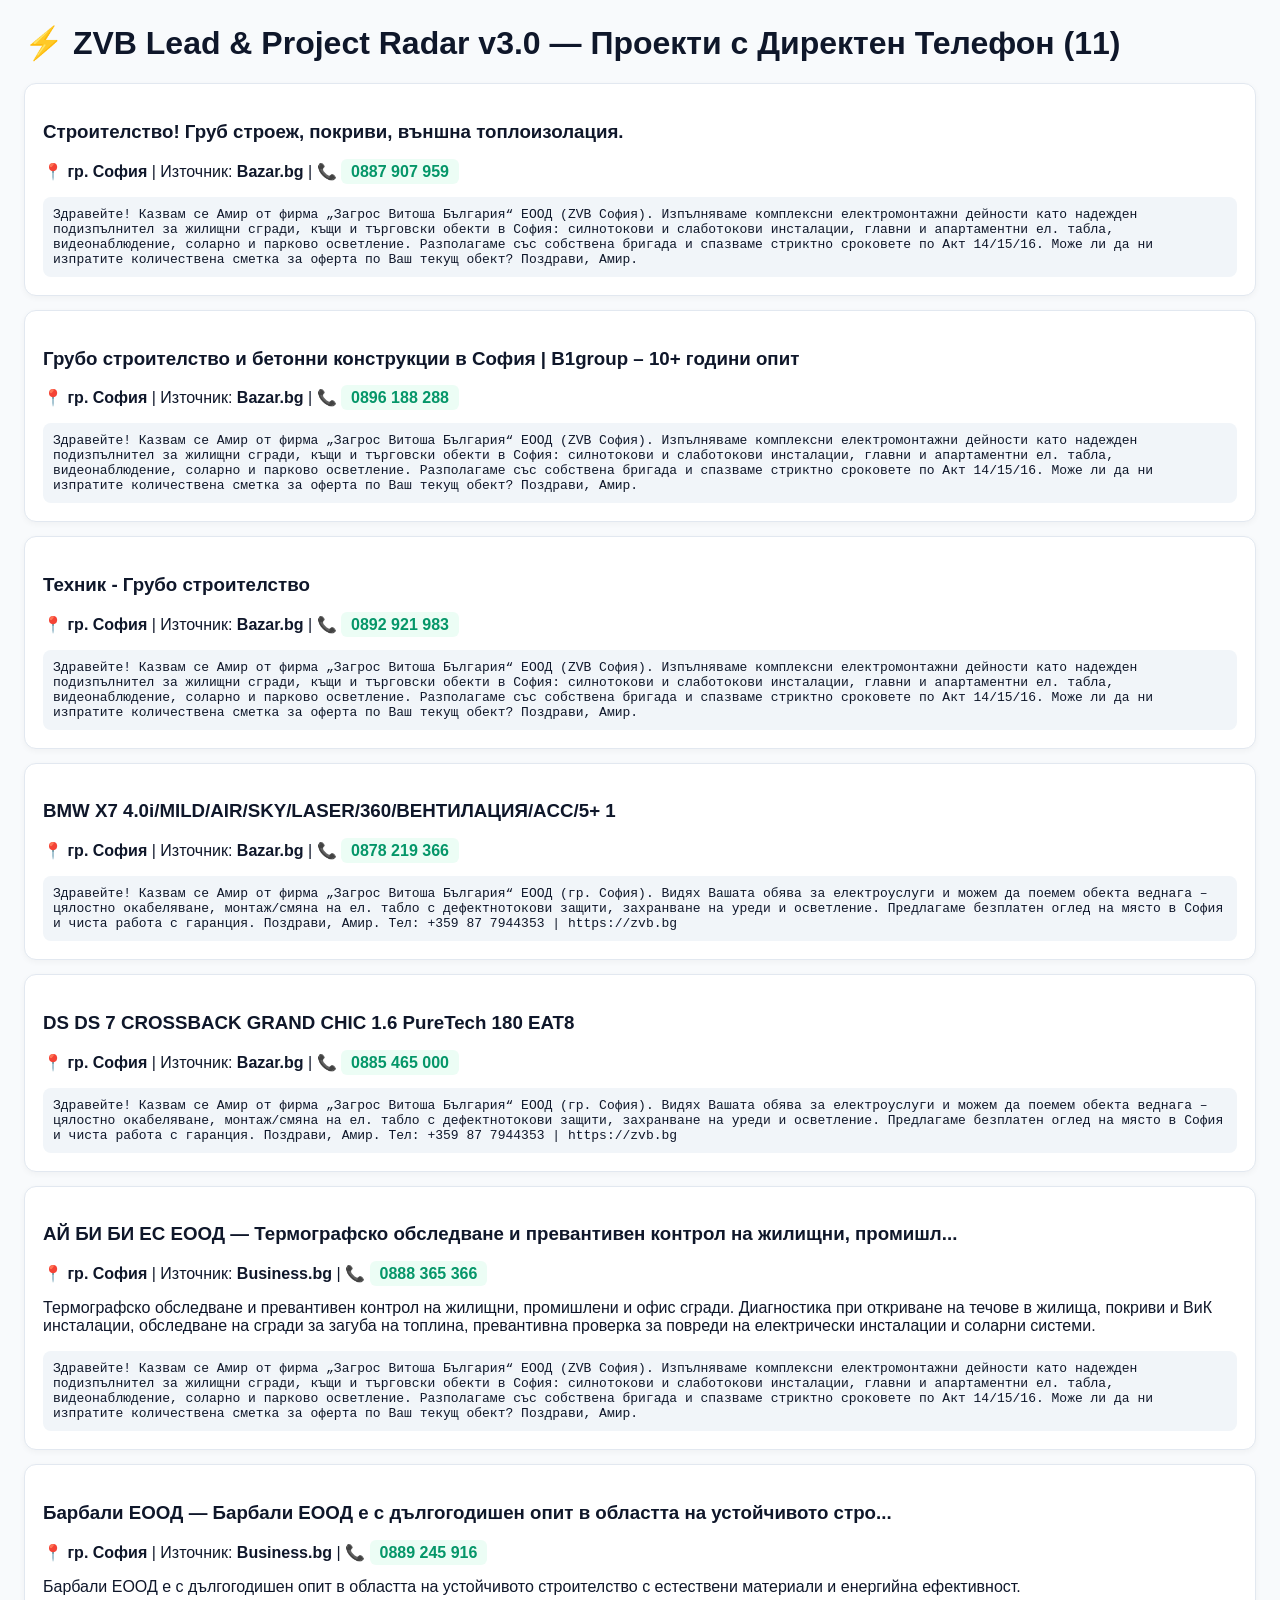
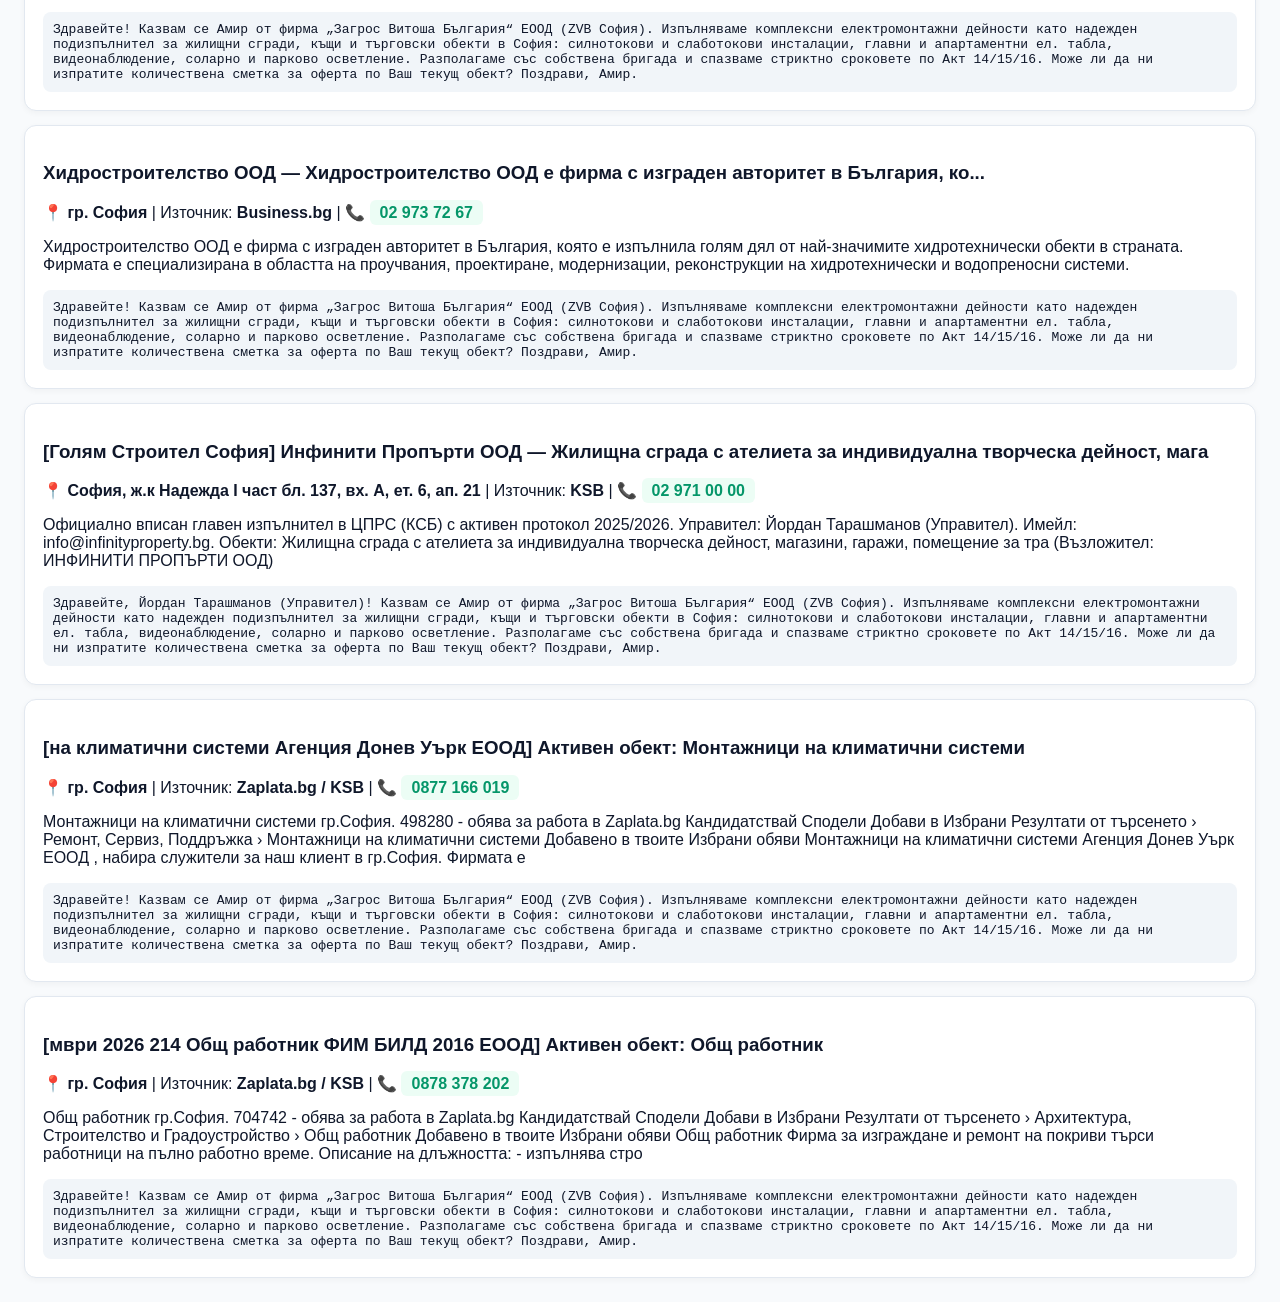
<file: leads_dashboard.html>
<!DOCTYPE html>
<html lang="bg">
<head>
<meta charset="UTF-8">
<title>ZVB Lead Radar v3.0 — Амир (Загрос Витоша България ЕООД)</title>
<style>
body { font-family: 'Segoe UI', sans-serif; background: #f8fafc; color: #0f172a; margin: 24px; }
.card { background: #fff; border: 1px solid #e2e8f0; border-radius: 12px; padding: 18px; margin-bottom: 14px; box-shadow: 0 2px 6px rgba(0,0,0,0.04); }
.phone { font-size: 16px; font-weight: bold; color: #059669; background: #ecfdf5; padding: 4px 10px; border-radius: 6px; }
.pitch { background: #f1f5f9; padding: 10px; border-radius: 8px; font-family: monospace; font-size: 13px; margin-top: 10px; }
</style>
</head>
<body>
<h1>⚡ ZVB Lead & Project Radar v3.0 — Проекти с Директен Телефон (11)</h1>

<div class="card">
  <h3>Строителство! Груб строеж, покриви, външна топлоизолация. </h3>
  <p>📍 <b>гр. София</b> | Източник: <b>Bazar.bg</b> | 📞 <span class="phone">0887 907 959</span></p>
  <p></p>
  <div class="pitch">Здравейте! Казвам се Амир от фирма „Загрос Витоша България“ ЕООД (ZVB София). Изпълняваме комплексни електромонтажни дейности като надежден подизпълнител за жилищни сгради, къщи и търговски обекти в София: силнотокови и слаботокови инсталации, главни и апартаментни ел. табла, видеонаблюдение, соларно и парково осветление. Разполагаме със собствена бригада и спазваме стриктно сроковете по Акт 14/15/16. Може ли да ни изпратите количествена сметка за оферта по Ваш текущ обект? Поздрави, Амир.</div>
</div>

<div class="card">
  <h3>Грубо строителство и бетонни конструкции в София | B1group – 10+ години опит</h3>
  <p>📍 <b>гр. София</b> | Източник: <b>Bazar.bg</b> | 📞 <span class="phone">0896 188 288</span></p>
  <p></p>
  <div class="pitch">Здравейте! Казвам се Амир от фирма „Загрос Витоша България“ ЕООД (ZVB София). Изпълняваме комплексни електромонтажни дейности като надежден подизпълнител за жилищни сгради, къщи и търговски обекти в София: силнотокови и слаботокови инсталации, главни и апартаментни ел. табла, видеонаблюдение, соларно и парково осветление. Разполагаме със собствена бригада и спазваме стриктно сроковете по Акт 14/15/16. Може ли да ни изпратите количествена сметка за оферта по Ваш текущ обект? Поздрави, Амир.</div>
</div>

<div class="card">
  <h3>Техник - Грубо строителство</h3>
  <p>📍 <b>гр. София</b> | Източник: <b>Bazar.bg</b> | 📞 <span class="phone">0892 921 983</span></p>
  <p></p>
  <div class="pitch">Здравейте! Казвам се Амир от фирма „Загрос Витоша България“ ЕООД (ZVB София). Изпълняваме комплексни електромонтажни дейности като надежден подизпълнител за жилищни сгради, къщи и търговски обекти в София: силнотокови и слаботокови инсталации, главни и апартаментни ел. табла, видеонаблюдение, соларно и парково осветление. Разполагаме със собствена бригада и спазваме стриктно сроковете по Акт 14/15/16. Може ли да ни изпратите количествена сметка за оферта по Ваш текущ обект? Поздрави, Амир.</div>
</div>

<div class="card">
  <h3>BMW X7 4.0i/MILD/АIR/SKY/LASER/360/ВЕНТИЛАЦИЯ/ACC/5+ 1</h3>
  <p>📍 <b>гр. София</b> | Източник: <b>Bazar.bg</b> | 📞 <span class="phone">0878 219 366</span></p>
  <p></p>
  <div class="pitch">Здравейте! Казвам се Амир от фирма „Загрос Витоша България“ ЕООД (гр. София). Видях Вашата обява за електроуслуги и можем да поемем обекта веднага – цялостно окабеляване, монтаж/смяна на ел. табло с дефектнотокови защити, захранване на уреди и осветление. Предлагаме безплатен оглед на място в София и чиста работа с гаранция. Поздрави, Амир. Тел: +359 87 7944353 | https://zvb.bg</div>
</div>

<div class="card">
  <h3>DS DS 7 CROSSBACK GRAND CHIC 1.6 PureTech 180 EAT8</h3>
  <p>📍 <b>гр. София</b> | Източник: <b>Bazar.bg</b> | 📞 <span class="phone">0885 465 000</span></p>
  <p></p>
  <div class="pitch">Здравейте! Казвам се Амир от фирма „Загрос Витоша България“ ЕООД (гр. София). Видях Вашата обява за електроуслуги и можем да поемем обекта веднага – цялостно окабеляване, монтаж/смяна на ел. табло с дефектнотокови защити, захранване на уреди и осветление. Предлагаме безплатен оглед на място в София и чиста работа с гаранция. Поздрави, Амир. Тел: +359 87 7944353 | https://zvb.bg</div>
</div>

<div class="card">
  <h3>АЙ БИ БИ ЕС ЕООД — Термографско обследване и превантивен контрол на жилищни, промишл...</h3>
  <p>📍 <b>гр. София</b> | Източник: <b>Business.bg</b> | 📞 <span class="phone">0888 365 366</span></p>
  <p>Термографско обследване и превантивен контрол на жилищни, промишлени и офис сгради. Диагностика при откриване на течове в жилища, покриви и ВиК инсталации, обследване на сгради за загуба на топлина, превантивна проверка за повреди на електрически инсталации и соларни системи.</p>
  <div class="pitch">Здравейте! Казвам се Амир от фирма „Загрос Витоша България“ ЕООД (ZVB София). Изпълняваме комплексни електромонтажни дейности като надежден подизпълнител за жилищни сгради, къщи и търговски обекти в София: силнотокови и слаботокови инсталации, главни и апартаментни ел. табла, видеонаблюдение, соларно и парково осветление. Разполагаме със собствена бригада и спазваме стриктно сроковете по Акт 14/15/16. Може ли да ни изпратите количествена сметка за оферта по Ваш текущ обект? Поздрави, Амир.</div>
</div>

<div class="card">
  <h3>Барбали ЕООД — Барбали ЕООД е с дългогодишен опит в областта на устойчивото стро...</h3>
  <p>📍 <b>гр. София</b> | Източник: <b>Business.bg</b> | 📞 <span class="phone">0889 245 916</span></p>
  <p>Барбали ЕООД е с дългогодишен опит в областта на устойчивото строителство с естествени материали и енергийна ефективност.</p>
  <div class="pitch">Здравейте! Казвам се Амир от фирма „Загрос Витоша България“ ЕООД (ZVB София). Изпълняваме комплексни електромонтажни дейности като надежден подизпълнител за жилищни сгради, къщи и търговски обекти в София: силнотокови и слаботокови инсталации, главни и апартаментни ел. табла, видеонаблюдение, соларно и парково осветление. Разполагаме със собствена бригада и спазваме стриктно сроковете по Акт 14/15/16. Може ли да ни изпратите количествена сметка за оферта по Ваш текущ обект? Поздрави, Амир.</div>
</div>

<div class="card">
  <h3>Хидростроителство ООД — Хидростроителство ООД е фирма с изграден авторитет в България, ко...</h3>
  <p>📍 <b>гр. София</b> | Източник: <b>Business.bg</b> | 📞 <span class="phone">02 973 72 67</span></p>
  <p>Хидростроителство ООД е фирма с изграден авторитет в България, която е изпълнила голям дял от най-значимите хидротехнически обекти в страната. Фирмата е специализирана в областта на проучвания, проектиране, модернизации, реконструкции на хидротехнически и водопреносни системи.</p>
  <div class="pitch">Здравейте! Казвам се Амир от фирма „Загрос Витоша България“ ЕООД (ZVB София). Изпълняваме комплексни електромонтажни дейности като надежден подизпълнител за жилищни сгради, къщи и търговски обекти в София: силнотокови и слаботокови инсталации, главни и апартаментни ел. табла, видеонаблюдение, соларно и парково осветление. Разполагаме със собствена бригада и спазваме стриктно сроковете по Акт 14/15/16. Може ли да ни изпратите количествена сметка за оферта по Ваш текущ обект? Поздрави, Амир.</div>
</div>

<div class="card">
  <h3>[Голям Строител София] Инфинити Пропърти ООД — Жилищна сграда с ателиета за индивидуална творческа дейност, мага</h3>
  <p>📍 <b>София, ж.к Надежда I част бл. 137, вх. А, ет. 6, ап. 21</b> | Източник: <b>KSB</b> | 📞 <span class="phone">02 971 00 00</span></p>
  <p>Официално вписан главен изпълнител в ЦПРС (КСБ) с активен протокол 2025/2026. Управител: Йордан Тарашманов (Управител). Имейл: info@infinityproperty.bg. Обекти: Жилищна сграда с ателиета за индивидуална творческа дейност, магазини, гаражи, помещение за тра (Възложител: ИНФИНИТИ ПРОПЪРТИ ООД)</p>
  <div class="pitch">Здравейте, Йордан Тарашманов (Управител)! Казвам се Амир от фирма „Загрос Витоша България“ ЕООД (ZVB София). Изпълняваме комплексни електромонтажни дейности като надежден подизпълнител за жилищни сгради, къщи и търговски обекти в София: силнотокови и слаботокови инсталации, главни и апартаментни ел. табла, видеонаблюдение, соларно и парково осветление. Разполагаме със собствена бригада и спазваме стриктно сроковете по Акт 14/15/16. Може ли да ни изпратите количествена сметка за оферта по Ваш текущ обект? Поздрави, Амир.</div>
</div>

<div class="card">
  <h3>[на климатични системи Агенция Донев Уърк ЕООД] Активен обект: Монтажници на климатични системи</h3>
  <p>📍 <b>гр. София</b> | Източник: <b>Zaplata.bg / KSB</b> | 📞 <span class="phone">0877 166 019</span></p>
  <p>Монтажници на климатични системи гр.София. 498280  - обява за работа в Zaplata.bg Кандидатствай Сподели Добави в Избрани Резултати от търсенето › Ремонт, Сервиз, Поддръжка › Монтажници на климатични системи Добавено в твоите Избрани обяви Монтажници на климатични системи Агенция Донев Уърк ЕООД , набира служители за наш клиент в гр.София. Фирмата е</p>
  <div class="pitch">Здравейте! Казвам се Амир от фирма „Загрос Витоша България“ ЕООД (ZVB София). Изпълняваме комплексни електромонтажни дейности като надежден подизпълнител за жилищни сгради, къщи и търговски обекти в София: силнотокови и слаботокови инсталации, главни и апартаментни ел. табла, видеонаблюдение, соларно и парково осветление. Разполагаме със собствена бригада и спазваме стриктно сроковете по Акт 14/15/16. Може ли да ни изпратите количествена сметка за оферта по Ваш текущ обект? Поздрави, Амир.</div>
</div>

<div class="card">
  <h3>[мври 2026 214 Общ работник ФИМ БИЛД 2016 ЕООД] Активен обект: Общ работник</h3>
  <p>📍 <b>гр. София</b> | Източник: <b>Zaplata.bg / KSB</b> | 📞 <span class="phone">0878 378 202</span></p>
  <p>Общ работник гр.София. 704742  - обява за работа в Zaplata.bg Кандидатствай Сподели Добави в Избрани Резултати от търсенето › Архитектура, Строителство и Градоустройство › Общ работник Добавено в твоите Избрани обяви Общ работник Фирма за изграждане и ремонт на покриви търси работници на пълно работно време. Описание на длъжността: - изпълнява стро</p>
  <div class="pitch">Здравейте! Казвам се Амир от фирма „Загрос Витоша България“ ЕООД (ZVB София). Изпълняваме комплексни електромонтажни дейности като надежден подизпълнител за жилищни сгради, къщи и търговски обекти в София: силнотокови и слаботокови инсталации, главни и апартаментни ел. табла, видеонаблюдение, соларно и парково осветление. Разполагаме със собствена бригада и спазваме стриктно сроковете по Акт 14/15/16. Може ли да ни изпратите количествена сметка за оферта по Ваш текущ обект? Поздрави, Амир.</div>
</div>
</body></html>
</file>
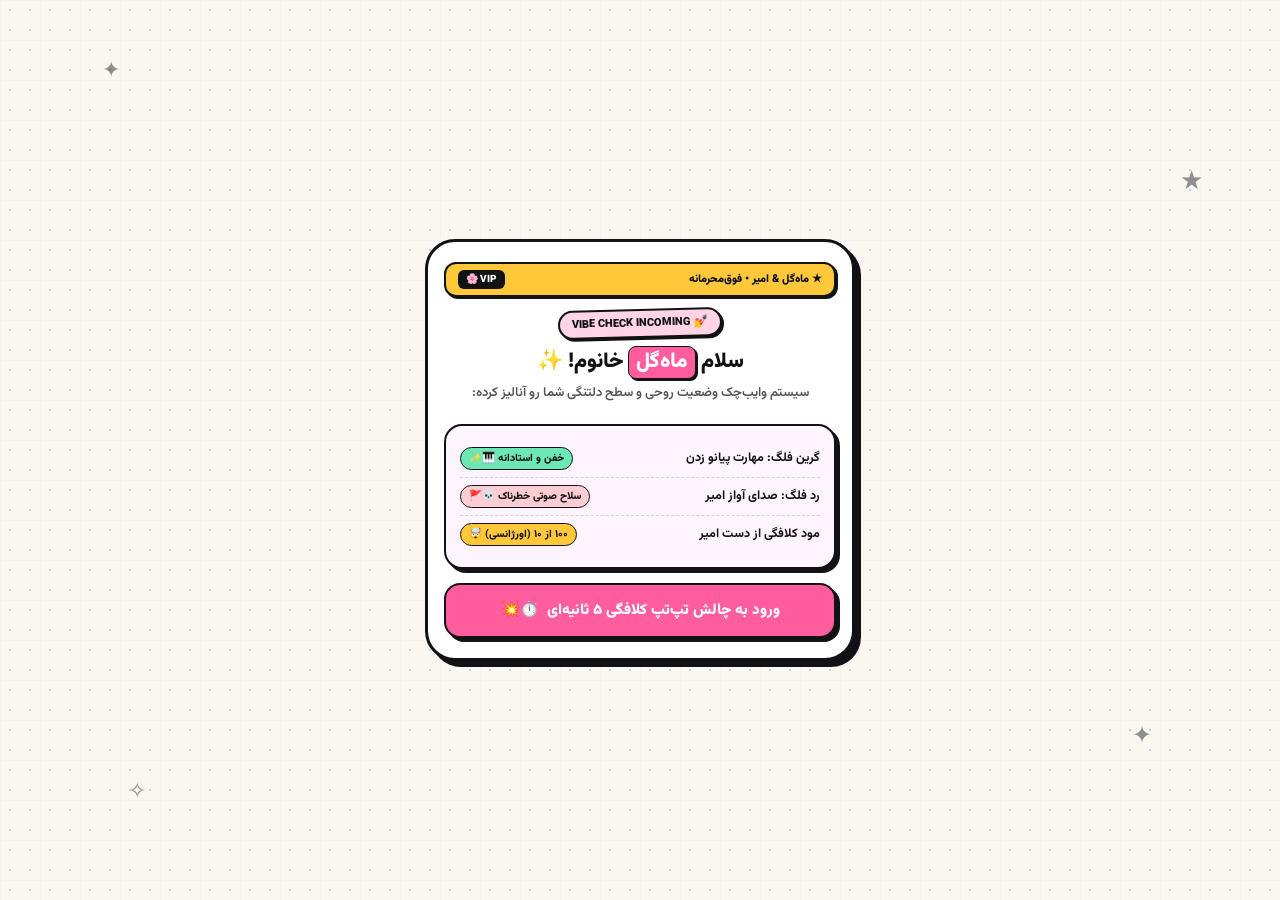
<file: mahgol.html>
<!DOCTYPE html>
<html lang="fa" dir="rtl">
<head>
  <meta charset="UTF-8">
  <meta name="viewport" content="width=device-width, initial-scale=1.0, maximum-scale=1.0, user-scalable=no">
  <title>🌸 دعوت‌نامه اختصاصی ماه‌گل و امیر 🌸</title>
  <link rel="preconnect" href="https://fonts.googleapis.com">
  <link rel="preconnect" href="https://fonts.gstatic.com" crossorigin>
  <link href="https://fonts.googleapis.com/css2?family=Vazirmatn:wght@400;600;700;800;900&display=swap" rel="stylesheet">
  <style>
    :root {
      --bg: #faf6f0;
      --black: #121214;
      --pink: #ff5d9e;
      --pink-light: #ffd4e5;
      --yellow: #ffc83b;
      --yellow-light: #fff3c4;
      --purple: #d8b4fe;
      --purple-light: #f3e8ff;
      --mint: #6ee7b7;
      --mint-light: #d1fae5;
      --blue: #38bdf8;
      --blue-light: #e0f2fe;
      --shadow: 4px 4px 0px var(--black);
      --shadow-lg: 6px 6px 0px var(--black);
      --shadow-sm: 2px 2px 0px var(--black);
    }

    * {
      box-sizing: border-box;
      margin: 0;
      padding: 0;
      font-family: 'Vazirmatn', -apple-system, BlinkMacSystemFont, sans-serif;
      -webkit-tap-highlight-color: rgba(0,0,0,0);
    }

    body {
      background-color: var(--bg);
      background-image: 
        radial-gradient(#cbd5e1 1.4px, transparent 1.4px),
        linear-gradient(to right, rgba(255, 93, 158, 0.04) 1px, transparent 1px),
        linear-gradient(to bottom, rgba(56, 189, 248, 0.04) 1px, transparent 1px);
      background-size: 20px 20px, 40px 40px, 40px 40px;
      color: var(--black);
      min-height: 100vh;
      display: flex;
      justify-content: center;
      align-items: center;
      padding: 12px;
      overflow-x: hidden;
      position: relative;
    }

    /* Floating retro doodle stickers */
    .doodle {
      position: fixed;
      font-size: 22px;
      pointer-events: none;
      z-index: 0;
      opacity: 0.45;
      animation: floatSlow 7s infinite ease-in-out alternate;
    }

    @keyframes floatSlow {
      0% { transform: translateY(0) rotate(0deg); }
      100% { transform: translateY(-22px) rotate(30deg); }
    }

    /* Neo-Brutalist Frame */
    .genz-card {
      position: relative;
      width: 100%;
      max-width: 430px;
      background: #ffffff;
      border: 3px solid var(--black);
      border-radius: 30px;
      box-shadow: var(--shadow-lg);
      padding: 20px 16px;
      z-index: 10;
      display: flex;
      flex-direction: column;
      justify-content: space-between;
      transition: transform 0.1s;
      user-select: none;
      -webkit-user-select: none;
    }

    /* Prevent inner tags from blocking clicks on mobile */
    .btn *, .spam-button *, .neo-key *, .polaroid * {
      pointer-events: none;
    }

    /* Screen Shake Animation on Spam Tapper */
    .shake-screen {
      animation: shake 0.12s ease-in-out 3;
    }

    @keyframes shake {
      0%, 100% { transform: translate(0, 0); }
      25% { transform: translate(-3px, 2px); }
      75% { transform: translate(3px, -2px); }
    }

    /* Top Ticker Bar */
    .ticker-bar {
      background: var(--yellow);
      border: 2px solid var(--black);
      border-radius: 12px;
      padding: 6px 12px;
      font-size: 11px;
      font-weight: 900;
      display: flex;
      justify-content: space-between;
      align-items: center;
      margin-bottom: 12px;
      box-shadow: var(--shadow-sm);
    }

    .badge-pill {
      display: inline-flex;
      align-items: center;
      gap: 6px;
      background: var(--pink-light);
      border: 2px solid var(--black);
      color: var(--black);
      padding: 4px 12px;
      border-radius: 50px;
      font-size: 11px;
      font-weight: 900;
      box-shadow: var(--shadow-sm);
      margin-bottom: 8px;
      transform: rotate(-1.5deg);
    }

    /* Typography */
    h1, h2 {
      font-size: 21px;
      font-weight: 900;
      line-height: 1.35;
      color: var(--black);
      margin-bottom: 4px;
    }

    h1 span, h2 span {
      background: var(--pink);
      color: white;
      padding: 1px 7px;
      border-radius: 8px;
      border: 1.5px solid var(--black);
      display: inline-block;
      box-shadow: 2px 2px 0px var(--black);
    }

    p.subtitle {
      font-size: 13px;
      font-weight: 600;
      color: #52525b;
      line-height: 1.6;
      margin-bottom: 14px;
    }

    /* Neo-Brutalist Chunky Buttons */
    .btn {
      width: 100%;
      padding: 14px 18px;
      border: 2.5px solid var(--black);
      border-radius: 16px;
      font-size: 15px;
      font-weight: 900;
      cursor: pointer;
      display: inline-flex;
      align-items: center;
      justify-content: center;
      gap: 8px;
      transition: all 0.12s ease;
      box-shadow: var(--shadow);
      text-decoration: none;
      touch-action: manipulation;
      pointer-events: auto;
    }

    @media (hover: hover) and (pointer: fine) {
      .btn:hover {
        transform: translate(-2px, -2px);
        box-shadow: 6px 6px 0px var(--black);
      }
    }

    .btn:active {
      transform: translate(2px, 2px);
      box-shadow: 1px 1px 0px var(--black);
    }

    .btn-pink { background: var(--pink); color: white; }
    .btn-yellow { background: var(--yellow); color: var(--black); }
    .btn-blue { background: var(--blue); color: var(--black); }
    .btn-mint { background: var(--mint); color: var(--black); }
    .btn-purple { background: var(--purple); color: var(--black); }

    /* Screens */
    .screen {
      display: none;
      flex-direction: column;
      align-items: center;
      text-align: center;
      width: 100%;
      animation: fadeIn 0.22s ease forwards;
    }

    .screen.active {
      display: flex;
    }

    @keyframes fadeIn {
      from { opacity: 0; transform: translateY(6px); }
      to { opacity: 1; transform: translateY(0); }
    }

    /* ================= SCREEN 1: VIBE CHECK ================= */
    .vibe-box {
      width: 100%;
      background: #fdf4ff;
      border: 2.5px solid var(--black);
      border-radius: 18px;
      padding: 14px;
      margin: 6px 0 14px;
      box-shadow: var(--shadow);
      text-align: right;
    }

    .vibe-row {
      display: flex;
      justify-content: space-between;
      align-items: center;
      padding: 7px 0;
      border-bottom: 1.5px dashed #cbd5e1;
      font-size: 12.5px;
      font-weight: 700;
    }

    .vibe-row:last-child { border-bottom: none; }

    .tag-flag {
      padding: 2px 8px;
      border-radius: 20px;
      border: 1.5px solid var(--black);
      font-size: 10.5px;
      font-weight: 800;
    }

    /* ================= SCREEN 2: 5-SEC SPAM TAPPER ================= */
    .tapper-box {
      width: 100%;
      background: var(--yellow-light);
      border: 2.5px solid var(--black);
      border-radius: 22px;
      padding: 16px 14px;
      margin: 6px 0 14px;
      box-shadow: var(--shadow);
      display: flex;
      flex-direction: column;
      align-items: center;
      gap: 10px;
    }

    .timer-badge {
      font-size: 12px;
      font-weight: 900;
      background: var(--black);
      color: #fff;
      padding: 4px 12px;
      border-radius: 20px;
      display: inline-flex;
      align-items: center;
      gap: 6px;
    }

    .spam-button {
      width: 125px;
      height: 125px;
      border-radius: 50%;
      background: linear-gradient(135deg, var(--pink), #f43f5e);
      border: 3.5px solid var(--black);
      box-shadow: 0 8px 0px var(--black);
      display: flex;
      flex-direction: column;
      justify-content: center;
      align-items: center;
      cursor: pointer;
      color: white;
      font-weight: 900;
      font-size: 14px;
      touch-action: manipulation;
      transition: all 0.06s;
      pointer-events: auto;
    }

    .spam-button:active {
      transform: translateY(6px);
      box-shadow: 0 2px 0px var(--black);
    }

    .tap-counter-display {
      font-size: 38px;
      font-weight: 900;
      letter-spacing: -1px;
      color: var(--black);
      margin-top: 2px;
    }

    .unhinged-verdict {
      font-size: 12px;
      font-weight: 800;
      color: #991b1b;
      background: #fee2e2;
      border: 1.5px solid var(--black);
      border-radius: 12px;
      padding: 6px 10px;
      min-height: 32px;
      width: 100%;
    }

    /* ================= SCREEN 3: PASTEL MINI PIANO ================= */
    .piano-container {
      width: 100%;
      background: var(--purple-light);
      border: 2.5px solid var(--black);
      border-radius: 22px;
      padding: 14px 12px;
      margin: 6px 0 14px;
      box-shadow: var(--shadow);
    }

    .piano-keys-row {
      display: flex;
      gap: 6px;
      justify-content: center;
      height: 120px;
      margin: 10px 0;
    }

    .neo-key {
      flex: 1;
      border: 2.5px solid var(--black);
      border-radius: 0 0 14px 14px;
      display: flex;
      flex-direction: column;
      justify-content: flex-end;
      align-items: center;
      padding-bottom: 8px;
      font-size: 11px;
      font-weight: 900;
      cursor: pointer;
      box-shadow: 3px 3px 0px var(--black);
      transition: all 0.08s;
      touch-action: manipulation;
      pointer-events: auto;
    }

    .neo-key:active {
      transform: translate(2px, 3px);
      box-shadow: 1px 1px 0px var(--black);
    }

    .key-c { background: #fed7aa; }
    .key-d { background: #fef08a; }
    .key-e { background: #bbf7d0; }
    .key-f { background: #bae6fd; }
    .key-g { background: #fbcfe8; }

    .troll-toggle-pill {
      background: white;
      border: 2px solid var(--black);
      border-radius: 50px;
      padding: 6px 14px;
      font-size: 11.5px;
      font-weight: 800;
      cursor: pointer;
      display: inline-flex;
      align-items: center;
      gap: 6px;
      box-shadow: var(--shadow-sm);
      touch-action: manipulation;
      pointer-events: auto;
    }

    .troll-toggle-pill.active {
      background: #f43f5e;
      color: white;
      animation: pulseAlert 0.8s infinite alternate;
    }

    @keyframes pulseAlert {
      from { transform: scale(1); }
      to { transform: scale(1.04); }
    }

    .piano-speech {
      font-size: 11px;
      font-weight: 800;
      color: #6b21a8;
      min-height: 22px;
      margin-top: 6px;
    }

    /* ================= SCREEN 4: DELTANGI SLIDER ================= */
    .slider-box {
      width: 100%;
      background: #fffbeb;
      border: 2.5px solid var(--black);
      border-radius: 20px;
      padding: 16px 12px;
      margin: 8px 0 14px;
      box-shadow: var(--shadow);
    }

    .slider-score {
      font-size: 48px;
      font-weight: 900;
      line-height: 1;
      margin: 4px 0 8px;
    }

    .slider-unhinged {
      width: 100%;
      -webkit-appearance: none;
      height: 16px;
      border-radius: 10px;
      background: #e4e4e7;
      border: 2px solid var(--black);
      outline: none;
      touch-action: manipulation;
    }

    .slider-unhinged::-webkit-slider-thumb {
      -webkit-appearance: none;
      width: 32px;
      height: 32px;
      border-radius: 50%;
      background: var(--pink);
      border: 2px solid var(--black);
      box-shadow: 2px 2px 0px var(--black);
      cursor: pointer;
    }

    /* ================= SCREEN 5: RUNAWAY "NO" ================= */
    .arena {
      position: relative;
      width: 100%;
      height: 180px;
      display: flex;
      justify-content: center;
      align-items: center;
      margin: 8px 0;
    }

    .btn-yes-huge {
      background: var(--mint);
      color: var(--black);
      z-index: 10;
    }

    .btn-no-runaway {
      position: absolute;
      background: #f4f4f5;
      color: #71717a;
      border: 2px solid var(--black);
      box-shadow: var(--shadow-sm);
      padding: 10px 20px;
      border-radius: 50px;
      font-size: 13.5px;
      font-weight: 800;
      cursor: pointer;
      transition: all 0.16s ease-out;
      z-index: 20;
      touch-action: manipulation;
      pointer-events: auto;
    }

    /* ================= SCREEN 6: POLAROID CARDS ================= */
    .polaroid-grid {
      display: grid;
      grid-template-columns: 1fr 1fr;
      gap: 10px;
      width: 100%;
      margin: 8px 0 14px;
    }

    .polaroid {
      background: white;
      border: 2.5px solid var(--black);
      border-radius: 16px;
      padding: 10px 8px;
      box-shadow: var(--shadow-sm);
      cursor: pointer;
      display: flex;
      flex-direction: column;
      align-items: center;
      gap: 4px;
      transition: all 0.2s ease;
      position: relative;
      touch-action: manipulation;
      pointer-events: auto;
    }

    .polaroid:nth-child(1) { transform: rotate(-1.5deg); }
    .polaroid:nth-child(2) { transform: rotate(1.5deg); }
    .polaroid:nth-child(3) { transform: rotate(1deg); }
    .polaroid:nth-child(4) { transform: rotate(-1deg); }

    .polaroid.active {
      background: var(--yellow-light);
      box-shadow: 5px 5px 0px var(--black);
      transform: scale(1.04) rotate(0deg) !important;
    }

    .tape-strip {
      position: absolute;
      top: -8px;
      width: 45px;
      height: 14px;
      background: rgba(255, 209, 102, 0.7);
      border: 1px dashed var(--black);
      transform: rotate(-3deg);
    }

    /* ================= SCREEN 7: THERMAL RECEIPT ================= */
    .receipt {
      width: 100%;
      background: #fafafa;
      border: 2px dashed var(--black);
      border-radius: 18px;
      padding: 16px 14px;
      margin: 8px 0 14px;
      box-shadow: var(--shadow);
      text-align: right;
    }

    .receipt-header {
      text-align: center;
      border-bottom: 2px dashed #a1a1aa;
      padding-bottom: 8px;
      margin-bottom: 8px;
    }

    .receipt-title {
      font-size: 14px;
      font-weight: 900;
      letter-spacing: -0.5px;
    }

    .receipt-row {
      display: flex;
      justify-content: space-between;
      font-size: 11.5px;
      font-weight: 700;
      margin-bottom: 5px;
    }

    .receipt-total {
      border-top: 2px solid var(--black);
      padding-top: 6px;
      margin-top: 6px;
      display: flex;
      justify-content: space-between;
      font-size: 13px;
      font-weight: 900;
    }

    .share-row {
      display: flex;
      gap: 10px;
      width: 100%;
    }
  </style>
</head>
<body>

  <!-- Retro background doodles -->
  <div class="doodle" style="top: 6%; left: 8%;">✦</div>
  <div class="doodle" style="top: 18%; right: 6%; font-size: 26px;">★</div>
  <div class="doodle" style="bottom: 10%; left: 10%;">✧</div>
  <div class="doodle" style="bottom: 16%; right: 10%; font-size: 24px;">✦</div>

  <div class="genz-card" id="mainFrame">

    <!-- Top Ticker Bar -->
    <div class="ticker-bar">
      <span>★ ماه‌گل & امیر • فوق‌محرمانه</span>
      <span style="font-size: 10px; background: var(--black); color: white; padding: 2px 8px; border-radius: 6px;">VIP 🌸</span>
    </div>

    <!-- ================= SCREEN 1: VIBE CHECK ================= -->
    <div class="screen active" id="s1">
      <div class="badge-pill">💅 VIBE CHECK INCOMING</div>
      <h1>سلام <span>ماه‌گل</span> خانوم! ✨</h1>
      <p class="subtitle">سیستم وایب‌چک وضعیت روحی و سطح دلتنگی شما رو آنالیز کرده:</p>

      <div class="vibe-box">
        <div class="vibe-row">
          <span>گرین فلگ: مهارت پیانو زدن</span>
          <span class="tag-flag" style="background: var(--mint);">خفن و استادانه 🎹✨</span>
        </div>
        <div class="vibe-row">
          <span>رد فلگ: صدای آواز امیر</span>
          <span class="tag-flag" style="background: #fecdd3;">سلاح صوتی خطرناک 💀🚩</span>
        </div>
        <div class="vibe-row">
          <span>مود کلافگی از دست امیر</span>
          <span class="tag-flag" style="background: var(--yellow);">۱۰۰ از ۱۰ (اورژانسی) 🤯</span>
        </div>
      </div>

      <button class="btn btn-pink" onclick="goTo(2)">
        <span>ورود به چالش تپ‌تپ کلافگی ۵ ثانیه‌ای</span> ⏱️💥
      </button>
    </div>

    <!-- ================= SCREEN 2: 5-SEC SPAM TAPPER ================= -->
    <div class="screen" id="s2">
      <div class="badge-pill">⏱️ چالش سرعتی تیک‌تاکی</div>
      <h2>کنتور <span>کلافگی ماه‌گل</span>!</h2>
      <p class="subtitle">در ۵ ثانیه هرچقدر می‌تونی سریع بکوب روی دکمه تا ثابت کنی چقدر از دست امیر کلافه‌ای! 😂</p>

      <div class="tapper-box">
        <div class="timer-badge">
          ⏳ زمان باقی‌مانده: <span id="tapTimer" style="color:var(--yellow); font-size:14px;">5.0s</span>
        </div>

        <button class="spam-button" id="spamBtn" onclick="handleSpamTap()">
          <span>بکوب اینجا!</span>
          <span style="font-size: 22px;">💥</span>
        </button>

        <div class="tap-counter-display" id="tapCountDisplay">0 تپ</div>

        <div class="unhinged-verdict" id="tapVerdict">
          👈 روی دکمه بزن تا مسابقه شروع شه!
        </div>
      </div>

      <button class="btn btn-yellow" id="s2NextBtn" style="display: none;" onclick="goTo(3)">
        <span>رفتن به مینی پیانوی ماه‌گل</span> 🎹👇
      </button>
    </div>

    <!-- ================= SCREEN 3: PASTEL MINI PIANO ================= -->
    <div class="screen" id="s3">
      <div class="badge-pill">🎹 ویژه پیانیست هنرمندمون</div>
      <h2>مینی پیانوی <span>پاستلی</span></h2>
      <p class="subtitle">چند تا کلید بنواز... بعد دکمه سمّی امیر رو فعال کن تا ببینی چطور رو اعصاب میره! 🤣</p>

      <div class="piano-container">
        <div style="margin-bottom: 8px;">
          <button class="troll-toggle-pill" id="trollToggle" onclick="toggleTrollMode()">
            🎤 <span id="trollBtnText">فعال‌سازی تحریر سمّی امیر</span>
          </button>
        </div>

        <div class="piano-keys-row">
          <div class="neo-key key-c" onclick="playKey(261.63, 'دو', this)">دو<br>C</div>
          <div class="neo-key key-d" onclick="playKey(293.66, 'ر', this)">ر<br>D</div>
          <div class="neo-key key-e" onclick="playKey(329.63, 'می', this)">می<br>E</div>
          <div class="neo-key key-f" onclick="playKey(349.23, 'فا', this)">فا<br>F</div>
          <div class="neo-key key-g" onclick="playKey(392.00, 'سل', this)">سل<br>G</div>
        </div>

        <div class="piano-speech" id="pianoSpeech">
          روی کلاویه‌ها بزن تا صدای ساز دربیاد 🎶✨
        </div>
      </div>

      <button class="btn btn-purple" onclick="goTo(4)">
        <span>بسه دیگه گوشم خون اومد! مرحله بعد ☕😂</span>
      </button>
    </div>

    <!-- ================= SCREEN 4: DELTANGI SLIDER ================= -->
    <div class="screen" id="s4">
      <div class="badge-pill">🥺 کنتور رسمی دلتنگی</div>
      <h2>چقدر دلت برای <span>امیر</span> تنگ شده؟</h2>
      <p class="subtitle">اسلایدر رو بکش تا درصد واقعی احساساتت معلوم شه:</p>

      <div class="slider-box">
        <div class="slider-score" id="scoreNum">100%</div>
        <div style="font-size: 13px; font-weight: 800; color: #b45309; margin-bottom: 10px;" id="scoreText">
          دارم از دلتنگی تلف میشم! پاشو بیا دیگههه 😭❤️
        </div>

        <input type="range" min="0" max="100" value="100" class="slider-unhinged" id="slider" oninput="onSlide(this.value)" onchange="snapBack(this)">

        <div id="snapToast" style="display:none; font-size:11.5px; font-weight:800; color:#b91c1c; margin-top:8px;">
          ⚠️ ارور ۴۰۴: طبق قانون رفاقت، دلتنگی کمتر از ۱۰۰٪ برای ماه‌گل غیرمجازه! 😂
        </div>
      </div>

      <button class="btn btn-pink" onclick="goTo(5)">
        <span>تأیید دلتنگی ۱۰۰٪ و ادامه</span> 🚀
      </button>
    </div>

    <!-- ================= SCREEN 5: RUNAWAY "NO" ================= -->
    <div class="screen" id="s5">
      <div class="badge-pill">🛵 بزن بریم بیرون؟!</div>
      <h2>پایه‌ای بریم <span>یه جای خفن</span>؟</h2>
      <p class="subtitle">امیر میاد دنبالت، بریم بگیم و بخندیم؟</p>

      <div class="arena" id="arena">
        <button class="btn btn-yes-huge" id="yesBtn" onclick="goTo(6)">
          آره حتماً! بریم 🥳💅
        </button>
        <button class="btn-no-runaway" id="noBtn" onmouseover="dodge(event)" onclick="dodge(event)" ontouchstart="dodge(event)">
          عمراً نمیام 🙄
        </button>
      </div>

      <div style="font-size:12px; font-weight:800; color:#b91c1c; background:#fee2e2; border:1.5px solid var(--black); border-radius:10px; padding:6px; width:100%;" id="tauntMsg">
        👈 دکمه نه رو نزن که عاقبت نداره!
      </div>
    </div>

    <!-- ================= SCREEN 6: POLAROID CARDS ================= -->
    <div class="screen" id="s6">
      <div class="badge-pill">📍 کجا بیشتر بهت حال میده؟!</div>
      <h2>انتخاب لوکیشن <span>به سلیقه ماه‌گل</span></h2>
      <p class="subtitle">انتخاب با تو، رانندگی و تمام سفارش‌ها به حساب امیر 🌸</p>

      <div class="polaroid-grid">
        <div class="polaroid active" onclick="pick(this, 'کافه پیانو و دنج (هات‌چاکلت داغ و کیک شکلاتی) ☕🎹')">
          <div class="tape-strip"></div>
          <div style="font-size: 32px;">☕</div>
          <div style="font-size: 12.5px; font-weight: 900;">کافه پیانو</div>
          <div style="font-size: 10px; color:#71717a;">دنج، لایت، هات‌چاکلت داغ</div>
        </div>

        <div class="polaroid" onclick="pick(this, 'پیتزا و شکم‌گردی (پیتزا با پنیر کش‌دار و سیب‌زمینی پنیری) 🍕😋')">
          <div class="tape-strip"></div>
          <div style="font-size: 32px;">🍕</div>
          <div style="font-size: 12.5px; font-weight: 900;">پیتزا پارتی</div>
          <div style="font-size: 10px; color:#71717a;">داغ، ترد، کلی غیبت و خنده</div>
        </div>

        <div class="polaroid" onclick="pick(this, 'دور دور شبانه با ماشین و آهنگ‌های پاپ 🚗🎵')">
          <div class="tape-strip"></div>
          <div style="font-size: 32px;">🚗</div>
          <div style="font-size: 12.5px; font-weight: 900;">دور دور شبانه</div>
          <div style="font-size: 10px; color:#71717a;">باد خنک، پلی‌لیست پاپ</div>
        </div>

        <div class="polaroid" onclick="pick(this, 'سورپرایز ویژه با سلیقه امیر 🎁🔥')">
          <div class="tape-strip"></div>
          <div style="font-size: 32px;">✨</div>
          <div style="font-size: 12.5px; font-weight: 900;">سورپرایز امیر</div>
          <div style="font-size: 10px; color:#71717a;">بسپار به من، تضمینی!</div>
        </div>
      </div>

      <button class="btn btn-mint" onclick="goTo(7)">
        <span>تأیید و دریافت فاکتور رسمی VIP</span> 🧾👇
      </button>
    </div>

    <!-- ================= SCREEN 7: THERMAL RECEIPT ================= -->
    <div class="screen" id="s7">
      <div class="badge-pill">🧾 فاکتور نهایی قرار VIP</div>
      <h2>فیش رسمی <span>صادر شد</span>! ✨</h2>

      <div class="receipt">
        <div class="receipt-header">
          <div class="receipt-title">✦ AMIR & MAHGOL OFFICIAL RECEIPT ✦</div>
          <div style="font-size: 10px; color: #71717a; margin-top: 2px;">شماره سفارش: MG-2026-VIP</div>
        </div>

        <div class="receipt-row">
          <span>مهمان VIP:</span>
          <b>ماه‌گل خانوم 🌸</b>
        </div>
        <div class="receipt-row">
          <span>مقصد انتخابی:</span>
          <b id="finalPlace" style="color: #e11d48;">کافه پیانو و دنج</b>
        </div>
        <div class="receipt-row">
          <span>ترانسفر اختصاصی:</span>
          <b>امیر (دربست رفت و برگشت) 🚗</b>
        </div>
        <div class="receipt-row">
          <span>حق خواندن شعر توسط امیر:</span>
          <b style="color: #16a34a;">لغو شده (سکوت مطلق) 🔇</b>
        </div>
        <div class="receipt-row">
          <span>جریمه تخلف صوتی امیر:</span>
          <b>خرید ۲ تا بستنی اضافه! 🍦</b>
        </div>

        <div class="receipt-total">
          <span>کل هزینه برای ماه‌گل:</span>
          <span style="color: #16a34a;">۰ تومان (تماماً با امیر!) 💳</span>
        </div>

        <div style="text-align: center; margin-top: 8px;">
          <span style="font-size: 10.5px; font-weight: 800; background: var(--pink-light); border: 1.5px solid var(--black); border-radius: 50px; padding: 3px 10px;">✓ مهر رسمی و تایید شده توسط ماه‌گل</span>
        </div>
      </div>

      <p class="subtitle" style="font-size: 12px; margin-bottom: 10px;">
        برای ارسال این فاکتور به امیر و هماهنگی ساعت قرار، دکمه زیر رو بزن:
      </p>

      <div class="share-row">
        <button class="btn btn-blue" onclick="sendTg()">
          <span>ارسال در تلگرام</span> 💌
        </button>
        <button class="btn btn-mint" onclick="sendWa()">
          <span>ارسال در واتساپ</span> 💬
        </button>
      </div>
    </div>

  </div>

  <script>
    // Web Audio Synthesizer (Safe & Non-blocking)
    let audioCtx = null;
    function getCtx() {
      try {
        if (!audioCtx) audioCtx = new (window.AudioContext || window.webkitAudioContext)();
        if (audioCtx.state === 'suspended') audioCtx.resume();
        return audioCtx;
      } catch(e) {
        return null;
      }
    }

    function beep(freq, type = 'sine', duration = 0.2, gain = 0.15) {
      try {
        const ctx = getCtx();
        if (!ctx) return;
        const osc = ctx.createOscillator();
        const g = ctx.createGain();
        osc.type = type;
        osc.frequency.setValueAtTime(freq, ctx.currentTime);
        g.gain.setValueAtTime(gain, ctx.currentTime);
        g.gain.exponentialRampToValueAtTime(0.0001, ctx.currentTime + duration);
        osc.connect(g);
        g.connect(ctx.destination);
        osc.start();
        osc.stop(ctx.currentTime + duration);
      } catch(e) {}
    }

    function playAmirDiscord() {
      try {
        const ctx = getCtx();
        if (!ctx) return;
        const o1 = ctx.createOscillator();
        const o2 = ctx.createOscillator();
        const g = ctx.createGain();

        o1.type = 'sawtooth';
        o2.type = 'triangle';
        o1.frequency.setValueAtTime(220, ctx.currentTime);
        o1.frequency.exponentialRampToValueAtTime(490, ctx.currentTime + 0.35);
        o2.frequency.setValueAtTime(245, ctx.currentTime);

        g.gain.setValueAtTime(0.2, ctx.currentTime);
        g.gain.exponentialRampToValueAtTime(0.001, ctx.currentTime + 0.55);

        o1.connect(g);
        o2.connect(g);
        g.connect(ctx.destination);

        o1.start();
        o2.start();
        o1.stop(ctx.currentTime + 0.55);
        o2.stop(ctx.currentTime + 0.55);
      } catch(e) {}
    }

    // Step navigation (Guaranteed Instant Screen Switch)
    function goTo(step) {
      document.querySelectorAll('.screen').forEach(s => s.classList.remove('active'));
      const target = document.getElementById('s' + step);
      if (target) {
        target.classList.add('active');
        window.scrollTo({ top: 0, behavior: 'smooth' });
      }
      beep(380 + (step * 45), 'sine', 0.15, 0.1);
    }

    // ================= SPAM TAPPER =================
    let tapCount = 0;
    let tapTimeLeft = 5.0;
    let tapInterval = null;
    let tapStarted = false;
    let tapFinished = false;

    function handleSpamTap() {
      if (tapFinished) return;

      const mainFrame = document.getElementById('mainFrame');
      mainFrame.classList.add('shake-screen');
      setTimeout(() => mainFrame.classList.remove('shake-screen'), 120);

      try {
        if (navigator.vibrate) navigator.vibrate(25);
      } catch(e) {}

      if (!tapStarted) {
        tapStarted = true;
        tapInterval = setInterval(() => {
          tapTimeLeft -= 0.1;
          if (tapTimeLeft <= 0) {
            tapTimeLeft = 0;
            clearInterval(tapInterval);
            finishSpamTap();
          }
          document.getElementById('tapTimer').innerText = tapTimeLeft.toFixed(1) + 's';
        }, 100);
      }

      tapCount++;
      document.getElementById('tapCountDisplay').innerText = tapCount + ' تپ 🔥';
      beep(300 + (tapCount * 12), 'triangle', 0.06, 0.1);

      const verdict = document.getElementById('tapVerdict');
      if (tapCount < 10) {
        verdict.innerText = 'تازه داری گرم میشی! تندتر بکوب! 🏃‍♀️';
      } else if (tapCount < 25) {
        verdict.innerText = 'کلافگی به اوج رسیده! دست بردار نیستیا! 🤯💥';
      } else {
        verdict.innerText = '🚨 وضعیت قرمز! گوش‌های ماه‌گل ذوب شد! پیتزا لازمی!';
      }
    }

    function finishSpamTap() {
      tapFinished = true;
      document.getElementById('spamBtn').disabled = true;
      document.getElementById('spamBtn').style.opacity = '0.6';
      document.getElementById('s2NextBtn').style.display = 'inline-flex';
      beep(587, 'sine', 0.4, 0.2);

      const verdict = document.getElementById('tapVerdict');
      verdict.innerHTML = `🏆 رکورد شکسته شد: <b>${tapCount} تپ کلافگی!</b><br>تنها راه جبران امیر: سفارش پیتزا و بستنی دوبل! 🍕🍦`;
    }

    // ================= MINI PIANO =================
    let isTrollMode = false;
    const amirTaunts = [
      'امیر: «آآآمان از دل مننن!» 🎤😫 دیدم قشنگ زدی گفتم خرابش کنم!',
      'امیر: «تحریر شماره ۴۲ تقدیم به گوش‌های ماه‌گل!» 💀📢',
      'سیستم به دلیل فرکانس وحشتناک صدای امیر هشدار داد! 🚨',
      'امیر: «مگه قرار نبود نخونم؟! نتونستم جلوی خودمو بگیرم!» 🤣'
    ];

    function toggleTrollMode() {
      isTrollMode = !isTrollMode;
      const btn = document.getElementById('trollToggle');
      const txt = document.getElementById('trollBtnText');
      const speech = document.getElementById('pianoSpeech');

      if (isTrollMode) {
        btn.classList.add('active');
        txt.innerText = '⚠️ حالت سمّی امیر فعاله! (کلید بزن تا ببینی)';
        speech.innerText = 'اخطار: کلید پیانو بزنی صدای آواز امیر میاد! 😂';
        playAmirDiscord();
      } else {
        btn.classList.remove('active');
        txt.innerText = 'فعال‌سازی تحریر سمّی امیر';
        speech.innerText = 'حالت ماه‌گل فعال شد: نت‌های زلال و مخملی 🕊️';
        beep(523, 'sine', 0.25, 0.15);
      }
    }

    function playKey(freq, noteName, el) {
      const speech = document.getElementById('pianoSpeech');
      if (isTrollMode) {
        playAmirDiscord();
        const randomQuote = amirTaunts[Math.floor(Math.random() * amirTaunts.length)];
        speech.innerText = randomQuote;
      } else {
        beep(freq, 'sine', 0.45, 0.2);
        speech.innerText = `نت ${noteName} با لطافت نواخته شد 🎼✨`;
      }
    }

    // ================= SLIDER =================
    function onSlide(val) {
      const num = document.getElementById('scoreNum');
      const text = document.getElementById('scoreText');
      num.innerText = val + '%';

      if (val > 80) {
        text.innerText = 'دارم از دلتنگی تلف میشم! پاشو بیا دیگههه 😭❤️';
      } else if (val > 40) {
        text.innerText = 'دروغ چرا... یکم دلم تنگ شده 🥺🤏';
      } else {
        text.innerText = 'وانمود می‌کنم اصلاً برام مهم نیست! 🙄💅';
      }
      beep(260 + (val * 3.5), 'sine', 0.04, 0.08);
    }

    function snapBack(el) {
      if (el.value < 85) {
        const toast = document.getElementById('snapToast');
        toast.style.display = 'block';
        beep(160, 'sawtooth', 0.18, 0.12);

        setTimeout(() => {
          el.value = 100;
          onSlide(100);
          beep(523, 'triangle', 0.25, 0.18);
        }, 300);
      }
    }

    // ================= RUNAWAY "NO" =================
    let dodgeCount = 0;
    const dodgeQuotes = [
      'کجا در میری؟! مگه نمیدونی امیر آماده است برات آواز بخونه؟! 🎤😫',
      'دکمه «نه» خرابه ماه گل! خودتو خسته نکن! 🏃‍♀️💨',
      'الان گشت نامحسوس دلتنگی جریمت می‌کنه ها! 🚔😂',
      'یا با پای خودت میای یا با صدای آواز امیر میای! 🤣',
      'تسلیم شو دیگه! زنگ تفریح تموم شد، آره رو بزن! ☕🥳'
    ];

    function dodge(e) {
      if (e) {
        e.preventDefault();
        e.stopPropagation();
      }
      dodgeCount++;
      beep(420 + Math.random() * 350, 'sawtooth', 0.1, 0.1);

      const arena = document.getElementById('arena');
      const noBtn = document.getElementById('noBtn');
      const yesBtn = document.getElementById('yesBtn');
      const taunt = document.getElementById('tauntMsg');

      const rect = arena.getBoundingClientRect();
      const maxX = (rect.width / 2) - 55;
      const maxY = 55;

      const randX = (Math.random() * (maxX * 2)) - maxX;
      const randY = (Math.random() * (maxY * 2)) - maxY;

      noBtn.style.transform = `translate(${randX}px, ${randY}px)`;

      const currentScale = 1 + (dodgeCount * 0.12);
      yesBtn.style.transform = `scale(${currentScale})`;

      taunt.innerText = dodgeQuotes[dodgeCount % dodgeQuotes.length];

      if (dodgeCount >= 5) {
        noBtn.style.display = 'none';
        taunt.innerText = 'دکمه «نه» فرار کرد رفت خونشون! چاره‌ای جز بله نداری! 🤣❤️';
      }
    }

    // ================= POLAROID SELECTION =================
    let chosen = 'کافه پیانو و دنج (هات‌چاکلت داغ و کیک شکلاتی) ☕🎹';

    function pick(el, place) {
      document.querySelectorAll('.polaroid').forEach(p => p.classList.remove('active'));
      el.classList.add('active');
      chosen = place;
      document.getElementById('finalPlace').innerText = el.querySelector('div:nth-child(3)').innerText;
      beep(523, 'triangle', 0.18, 0.18);
    }

    // ================= DIRECT MESSAGES =================
    function sendTg() {
      const text = `سلام امیر! 🌸\nفاکتور رسمی قرار VIP صادر شد (رکورد کلافگی: ${tapCount} تپ!) 🤦‍♀️😂\nبرناممون قطعی شد: ${chosen}\nطبق بند فاکتور، حق نداری حتی یه بیت بخونی! ساعت چند میای دنبالم؟ 🚗✨`;
      const url = `https://t.me/share/url?url=${encodeURIComponent('قرار_ماه‌گل_و_امیر')}&text=${encodeURIComponent(text)}`;
      window.open(url, '_blank');
    }

    function sendWa() {
      const text = `سلام امیر! 🌸\nفیش نهایی ثبت شد (${tapCount} تپ کلافگی و ۱۰۰٪ دلتنگی ثبت شد)! 😂\nبرناممون: ${chosen}\nتعهد سکوت صوتی هم امضا شد! ساعت قرار رو هماهنگ کن 🛵`;
      const url = `https://wa.me/?text=${encodeURIComponent(text)}`;
      window.open(url, '_blank');
    }
  </script>
</body>
</html>
</file>
